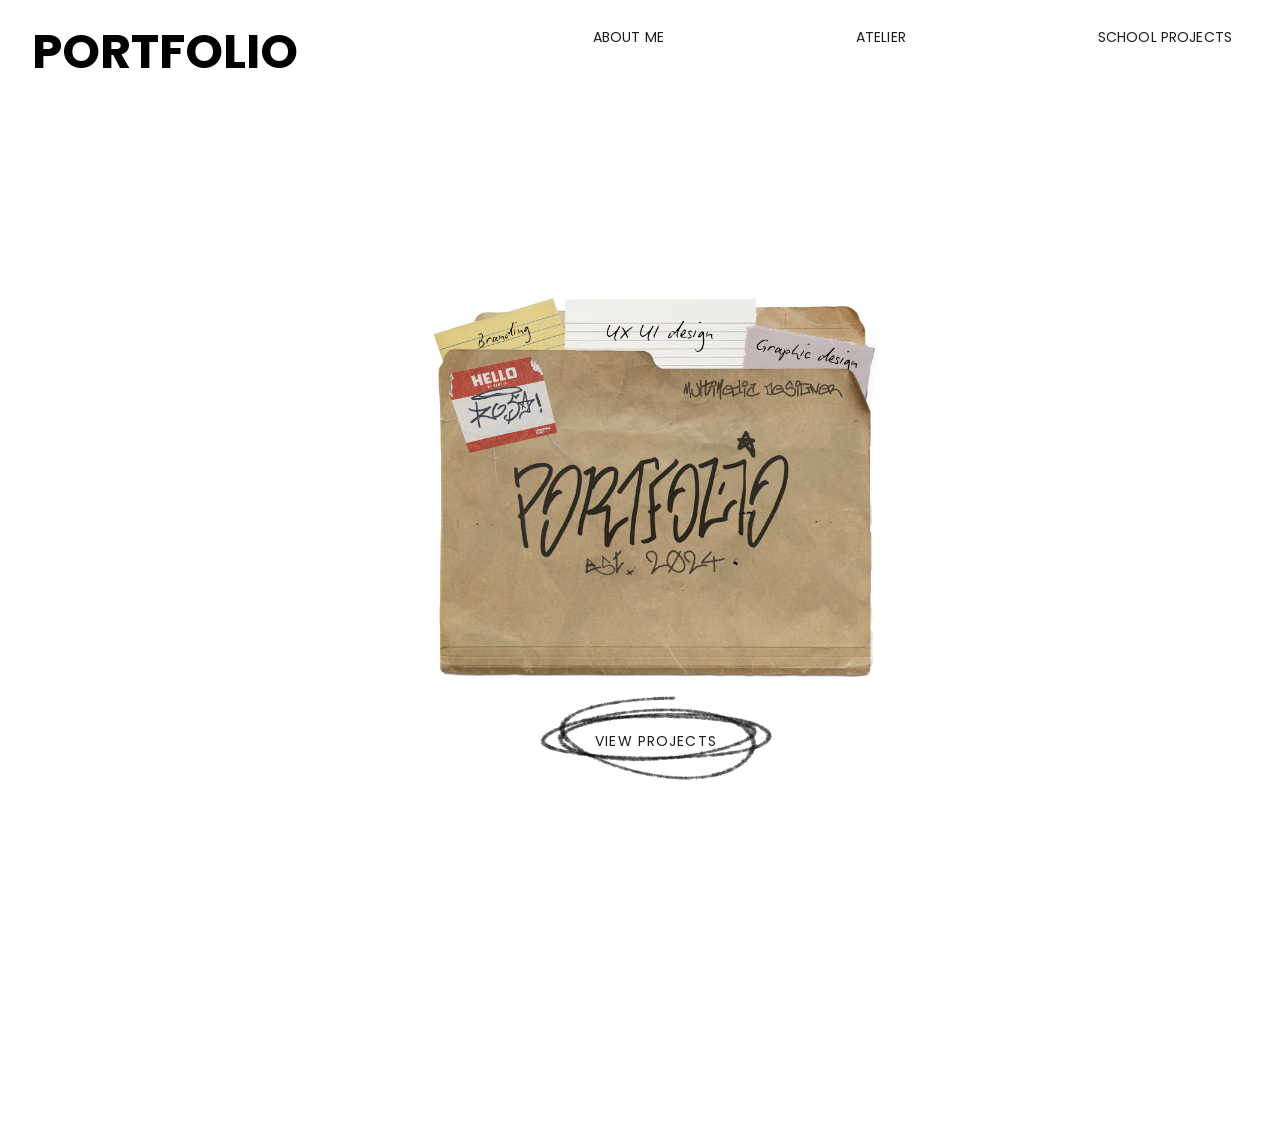
<file: index.html>
<!DOCTYPE html>
<html lang="en">
<head>
  <meta charset="UTF-8" />
  <meta name="viewport" content="width=device-width, initial-scale=1" />
  <title>Portfolio</title>

  <!-- Google font -->
  <link rel="preconnect" href="https://fonts.googleapis.com">
  <link rel="preconnect" href="https://fonts.gstatic.com" crossorigin>
  <link href="https://fonts.googleapis.com/css2?family=Poppins:wght@400;700&display=swap" rel="stylesheet">

  <!-- Din nye, rene index-styling (inkl. nav som på School Projects) -->
  <link rel="stylesheet" href="index.css" />
  <link rel="stylesheet" href="../index/navigationsbar/nav-bar-test.css?v=2">
</head>
<body>

    <!-- HEADER (uændret markup) -->
    <header class="site-header">
      <a href="/index.html"><h1>PORTFOLIO</h1></a>
      <nav class="nav">
        <ul>
          <li><a href="../aboutme/AboutMe.html">ABOUT ME</a></li>
  
          <li class="dropdown">
            <a href="../atelier/atelier.html">ATELIER</a>
          </li>
  
          <li class="dropdown">
            <a href="../schoolprojects/schoolprojects.html">SCHOOL PROJECTS</a>
            <div class="dropdown-content">
              <a href="../2semesterprojekter/2semester.html">2. Semester</a>
              <a href="../3semesterprojekter/3semesterprojekter.html">3. Semester</a>
              <a href="">4. Semester</a>
            </div>
          </li>
        </ul>
      </nav>
    </header>

  <!-- Forside-indhold -->
  <main>
    <section class="folder-and-cta">
      <img src="index.img/indexbillede.png" alt="Portfolio folder" class="folder-image">
  
      <a class="cta-button" href="../schoolprojects/schoolprojects.html">
        <img src="index.img/CTAknap.png" alt="" aria-hidden="true" class="cta-doodle">
        <span class="cta-label">VIEW PROJECTS</span>
      </a>
    </section>
  </main>
  
  <footer class="site-footer">
    <div class="wrap">
      <p class="footer-title">CONTACT ME</p>
      <ul class="footer-list">
        <li><a class="footer-link" href="tel:+4542404706">+45 42 40 47 06</a></li>
        <li><a class="footer-link" href="mailto:Rosanygaarddreyer@gmail.com">Rosanygaarddreyer@gmail.com</a></li>
        <li><a class="footer-link" href="#" rel="noopener">LinkedIn</a></li>
        <li>
          <a class="footer-link" href="https://www.tiktok.com/@artbyrnd3?_r=1&_d=secCgYIASAHKAESPgo8X%2BAFubUjBgwzIQhBqpL39z3VYUuPZrnoaPKEHuu3hIxKa8E5Optn92PWylP%2FajgGTGk2qolOG7cDJEJPGgA%3D&_svg=2&checksum=0fd42cfc3fb94438dd041c9c089158bfbcd9c8da95e8f716f2f7479a9a8148ad&item_author_type=1&sec_uid=MS4wLjABAAAAikHZUig2hhnuMXgENuC1M-WBl_loFzcko-MKBHu_vp-hYGFMl3_3R4ryBGQdVquM&sec_user_id=MS4wLjABAAAAikHZUig2hhnuMXgENuC1M-WBl_loFzcko-MKBHu_vp-hYGFMl3_3R4ryBGQdVquM&share_app_id=1233&share_author_id=7343351272483423264&share_link_id=06E59B1B-2EE2-4F4E-9008-3CBCFBAE9D79&share_scene=1&sharer_language=en&social_share_type=4&source=h5_m&timestamp=1759069103&tt_from=copy&u_code=ed212i8hb1i7a0&ug_btm=b8727%2Cb0&user_id=7343351272483423264&utm_campaign=client_share&utm_medium=ios&utm_source=copy"
             target="_blank" rel="noopener">TikTok @artbyrnd3</a>
        </li>
      </ul>
    </div>
  </footer>
  
  <!-- Den samme JS som på School Projects -->
  <script src="../nav.js" defer></script>


</body>
</html>
</file>
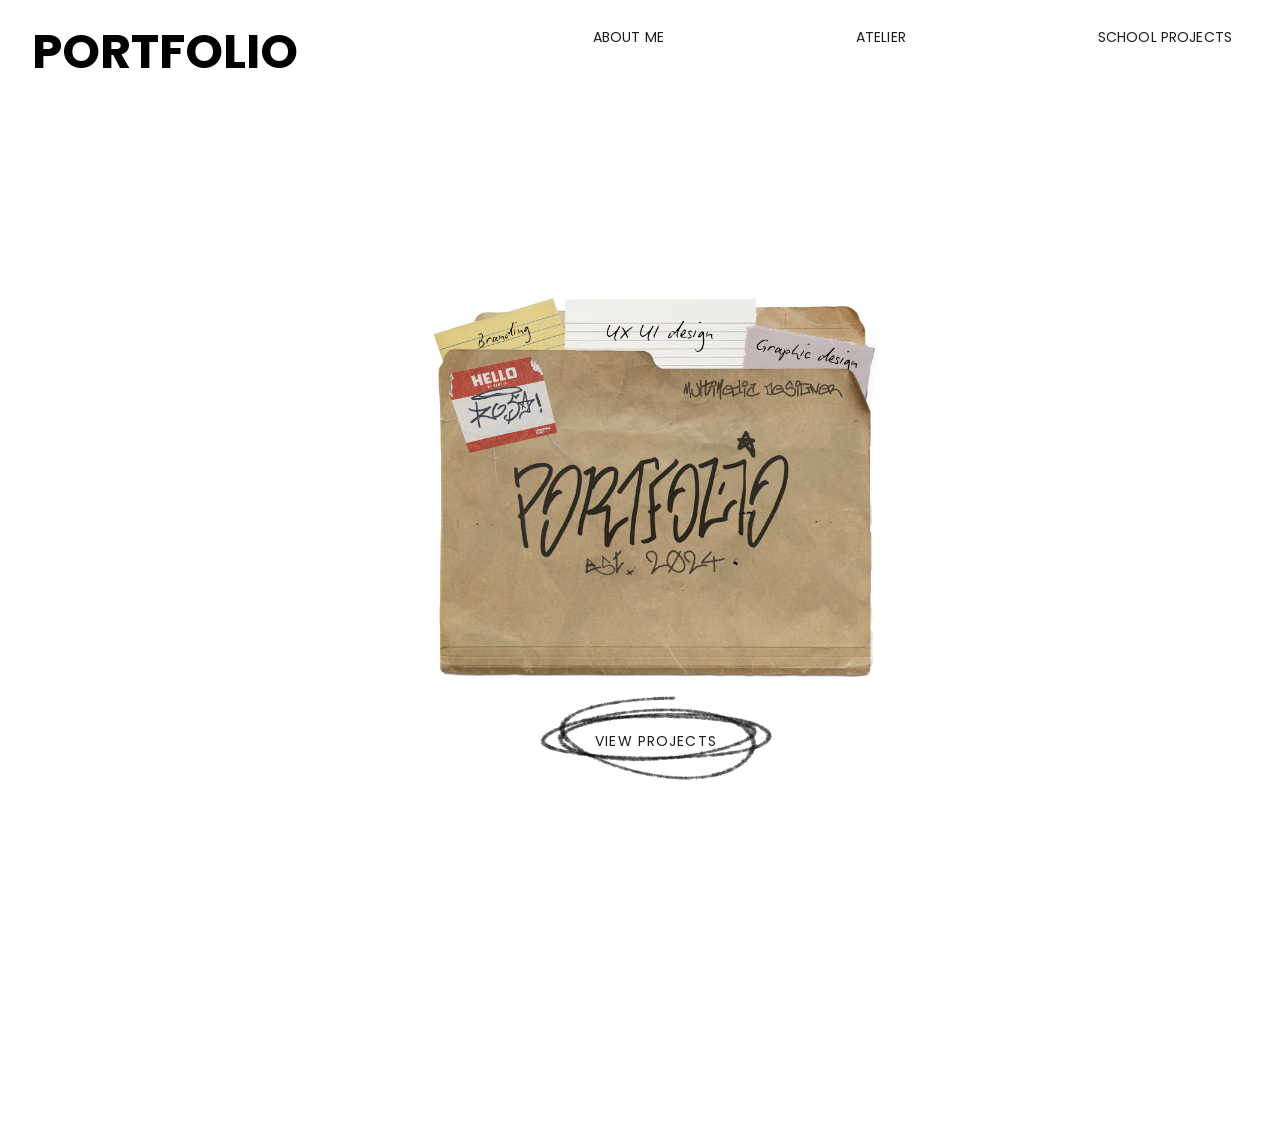
<file: index/index.html>
<!DOCTYPE html>
<html lang="en">
<head>
  <meta charset="UTF-8" />
  <meta name="viewport" content="width=device-width, initial-scale=1" />
  <title>Portfolio</title>

  <!-- Google font -->
  <link rel="preconnect" href="https://fonts.googleapis.com">
  <link rel="preconnect" href="https://fonts.gstatic.com" crossorigin>
  <link href="https://fonts.googleapis.com/css2?family=Poppins:wght@400;700&display=swap" rel="stylesheet">

  <!-- Din nye, rene index-styling (inkl. nav som på School Projects) -->
  <link rel="stylesheet" href="index.css" />
  <link rel="stylesheet" href="../index/navigationsbar/nav-bar-test.css?v=2">
</head>
<body>

    <!-- HEADER (uændret markup) -->
    <header class="site-header">
      <a href="../index/index.html"><h1>PORTFOLIO</h1></a>
      <nav class="nav">
        <ul>
          <li><a href="../aboutme/AboutMe.html">ABOUT ME</a></li>
  
          <li class="dropdown">
            <a href="../atelier/atelier.html">ATELIER</a>
          </li>
  
          <li class="dropdown">
            <a href="../schoolprojects/schoolprojects.html">SCHOOL PROJECTS</a>
            <div class="dropdown-content">
              <a href="../2semesterprojekter/2semester.html">2. Semester</a>
              <a href="../3semesterprojekter/3semesterprojekter.html">3. Semester</a>
              <a href="">4. Semester</a>
            </div>
          </li>
        </ul>
      </nav>
    </header>

  <!-- Forside-indhold -->
  <main>
    <section class="folder-and-cta">
      <img src="index.img/indexbillede.png" alt="Portfolio folder" class="folder-image">
  
      <a class="cta-button" href="../schoolprojects/schoolprojects.html">
        <img src="index.img/CTAknap.png" alt="" aria-hidden="true" class="cta-doodle">
        <span class="cta-label">VIEW PROJECTS</span>
      </a>
    </section>
  </main>
  
  <footer class="site-footer">
    <div class="wrap">
      <p class="footer-title">CONTACT ME</p>
      <ul class="footer-list">
        <li><a class="footer-link" href="tel:+4542404706">+45 42 40 47 06</a></li>
        <li><a class="footer-link" href="mailto:Rosanygaarddreyer@gmail.com">Rosanygaarddreyer@gmail.com</a></li>
        <li><a class="footer-link" href="#" rel="noopener">LinkedIn</a></li>
        <li>
          <a class="footer-link" href="https://www.tiktok.com/@artbyrnd3?_r=1&_d=secCgYIASAHKAESPgo8X%2BAFubUjBgwzIQhBqpL39z3VYUuPZrnoaPKEHuu3hIxKa8E5Optn92PWylP%2FajgGTGk2qolOG7cDJEJPGgA%3D&_svg=2&checksum=0fd42cfc3fb94438dd041c9c089158bfbcd9c8da95e8f716f2f7479a9a8148ad&item_author_type=1&sec_uid=MS4wLjABAAAAikHZUig2hhnuMXgENuC1M-WBl_loFzcko-MKBHu_vp-hYGFMl3_3R4ryBGQdVquM&sec_user_id=MS4wLjABAAAAikHZUig2hhnuMXgENuC1M-WBl_loFzcko-MKBHu_vp-hYGFMl3_3R4ryBGQdVquM&share_app_id=1233&share_author_id=7343351272483423264&share_link_id=06E59B1B-2EE2-4F4E-9008-3CBCFBAE9D79&share_scene=1&sharer_language=en&social_share_type=4&source=h5_m&timestamp=1759069103&tt_from=copy&u_code=ed212i8hb1i7a0&ug_btm=b8727%2Cb0&user_id=7343351272483423264&utm_campaign=client_share&utm_medium=ios&utm_source=copy"
             target="_blank" rel="noopener">TikTok @artbyrnd3</a>
        </li>
      </ul>
    </div>
  </footer>
  
  <!-- Den samme JS som på School Projects -->
  <script src="../nav.js" defer></script>


</body>
</html>
</file>
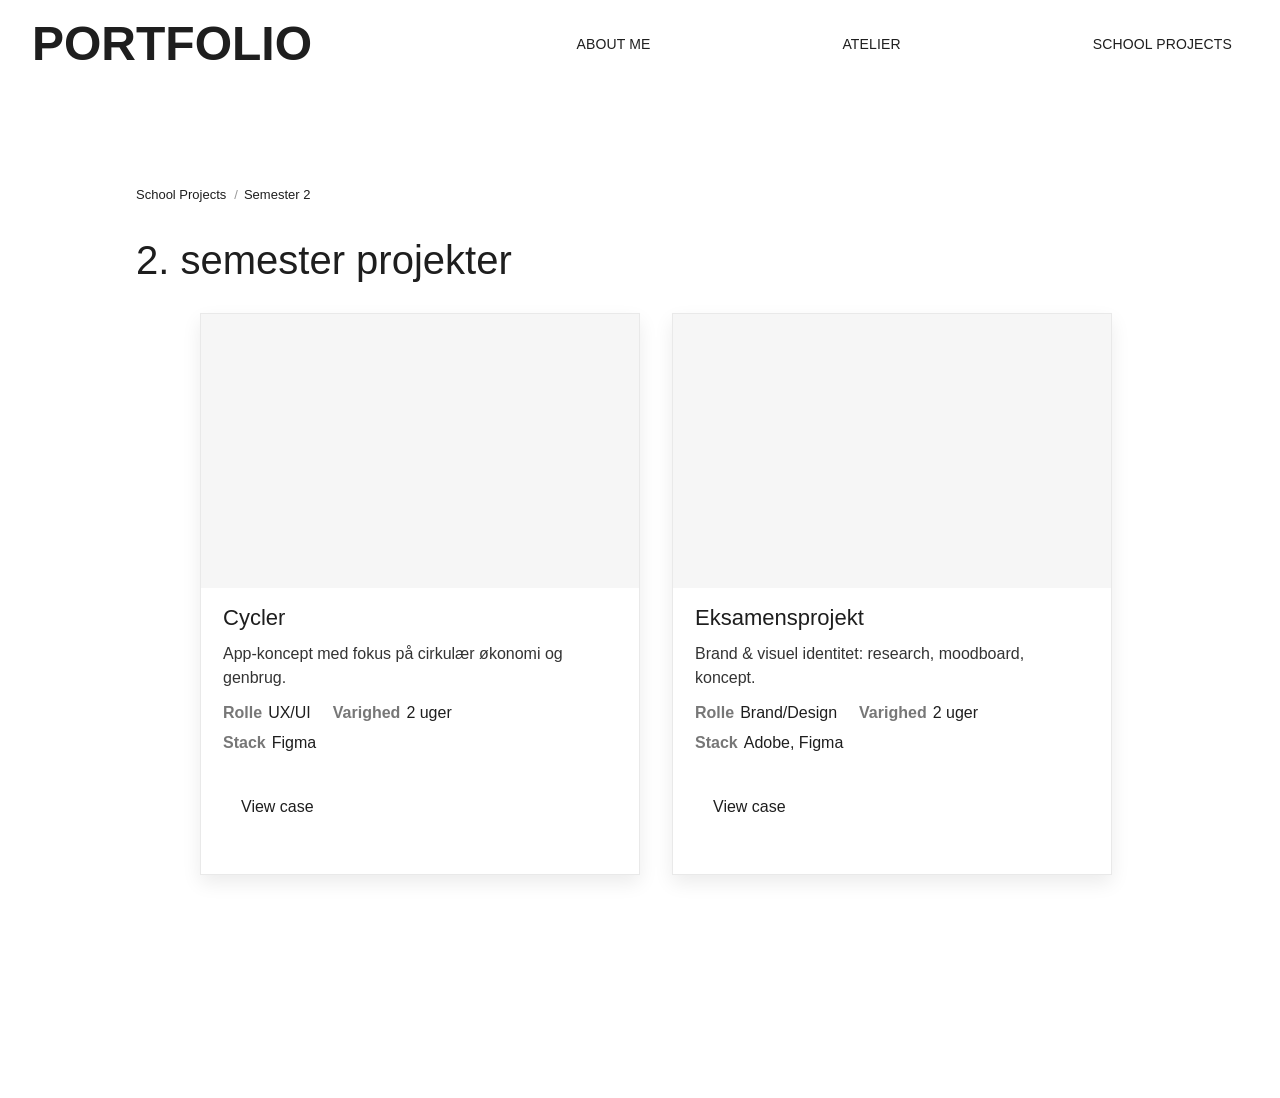
<file: 2semesterprojekter/2semester.html>
<!DOCTYPE html>
<html lang="da">
<head>
  <meta charset="UTF-8" />
  <meta name="viewport" content="width=device-width, initial-scale=1" />
  <title>2. semester projekter — Portfolio</title>

  <!-- Font -->
  <link rel="preconnect" href="https://fonts.googleapis.com">
  <link rel="preconnect" href="https://fonts.gstatic.com" crossorigin>
  <link href="https://fonts.googleapis.com/css2?family=Poppins:wght@400;700&display=swap" rel="stylesheet">

  <!-- Styles -->
  <link rel="stylesheet" href="2semesterprojekter.css">
  <link rel="stylesheet" href="/navigationsbar/nav-bar-test.css">
</head>
<body>

  <!-- HEADER -->
  <header class="site-header">
    <a href="/index.html"><h1>PORTFOLIO</h1></a>
    <nav class="nav">
      <ul>
        <li><a href="../aboutme/AboutMe.html">ABOUT ME</a></li>
        <li class="dropdown">
          <a href="../atelier/atelier.html">ATELIER</a>
        </li>
        <li class="dropdown">
          <a href="../schoolprojects/schoolprojects.html">SCHOOL PROJECTS</a>
          <div class="dropdown-content">
            <a href="../2semesterprojekter/2semester.html">2. Semester</a>
            <a href="../3semesterprojekter/3semesterprojekter.html">3. Semester</a>
            <a href="">4. Semester</a>
          </div>
        </li>
      </ul>
    </nav>
  </header>

  <main id="main">
    <div class="wrap">
      <!-- Breadcrumb -->
      <nav class="breadcrumbs" aria-label="Brødkrummesti">
        <ol>
          <li><a href="../schoolprojects/schoolprojects.html">School Projects</a></li>
          <li aria-current="page">Semester 2</li>
        </ol>
      </nav>

      <header class="page-head">
        <h2>2. semester projekter</h2>
      </header>

      <!-- Grid med kort -->
      <section class="cards" aria-label="Projekter fra 2. semester">
        <!-- Card 1 -->
        <article class="card">
          <a class="card-media" href="../cycler/cycler.html" aria-label="Åbn Cycler casen">
            <img src="2semesterprojekter.img/cycler.png" alt="Cycler – app-koncept mockup" loading="lazy">
          </a>

          <div class="card-body">
            <h3 class="card-title">Cycler</h3>
            <p class="card-desc">
              App-koncept med fokus på cirkulær økonomi og genbrug.
            </p>

            <dl class="meta">
              <div><dt>Rolle</dt><dd>UX/UI</dd></div>
              <div><dt>Varighed</dt><dd>2 uger</dd></div>
              <div class="stack"><dt>Stack</dt><dd>Figma</dd></div>
            </dl>

            <p class="actions">
              <a class="view-link" href="../cycler/cycler.html">
                <span>View case</span>
              </a>
            </p>
          </div>
        </article>

        <!-- Card 2 -->
        <article class="card">
          <a class="card-media" href="../papyrdolls/index.html" aria-label="Åbn Eksamensprojekt casen">
            <img src="2semesterprojekter.img/papyrdolls.png" alt="Eksamensprojekt — brand & visuel identitet" loading="lazy">
          </a>

          <div class="card-body">
            <h3 class="card-title">Eksamensprojekt</h3>
            <p class="card-desc">
              Brand & visuel identitet: research, moodboard, koncept.
            </p>

            <dl class="meta">
              <div><dt>Rolle</dt><dd>Brand/Design</dd></div>
              <div><dt>Varighed</dt><dd>2 uger</dd></div>
              <div class="stack"><dt>Stack</dt><dd>Adobe, Figma</dd></div>
            </dl>

            <p class="actions">
              <a class="view-link" href="../papyrdolls/index.html">
                <span>View case</span>
              </a>
            </p>
          </div>
        </article>
      </section>
    </div>
  </main>

  <footer class="site-footer">
    <div class="wrap">
      <p class="footer-title">CONTACT ME</p>
      <ul class="footer-list">
        <li><a class="footer-link" href="tel:+4542404706">+45 42 40 47 06</a></li>
        <li><a class="footer-link" href="mailto:Rosanygaarddreyer@gmail.com">Rosanygaarddreyer@gmail.com</a></li>
        <li><a class="footer-link" href="#" rel="noopener">LinkedIn</a></li>
        <li>
          <a class="footer-link" href="https://www.tiktok.com/@artbyrnd3?_r=1&_d=secCgYIASAHKAESPgo8X%2BAFubUjBgwzIQhBqpL39z3VYUuPZrnoaPKEHuu3hIxKa8E5Optn92PWylP%2FajgGTGk2qolOG7cDJEJPGgA%3D&_svg=2&checksum=0fd42cfc3fb94438dd041c9c089158bfbcd9c8da95e8f716f2f7479a9a8148ad&item_author_type=1&sec_uid=MS4wLjABAAAAikHZUig2hhnuMXgENuC1M-WBl_loFzcko-MKBHu_vp-hYGFMl3_3R4ryBGQdVquM&sec_user_id=MS4wLjABAAAAikHZUig2hhnuMXgENuC1M-WBl_loFzcko-MKBHu_vp-hYGFMl3_3R4ryBGQdVquM&share_app_id=1233&share_author_id=7343351272483423264&share_link_id=06E59B1B-2EE2-4F4E-9008-3CBCFBAE9D79&share_scene=1&sharer_language=en&social_share_type=4&source=h5_m&timestamp=1759069103&tt_from=copy&u_code=ed212i8hb1i7a0&ug_btm=b8727%2Cb0&user_id=7343351272483423264&utm_campaign=client_share&utm_medium=ios&utm_source=copy"
             target="_blank" rel="noopener">TikTok @artbyrnd3</a>
        </li>
      </ul>
    </div>
  </footer>
  

  <script src="/nav.js" defer></script>
</body>
</html>
</file>
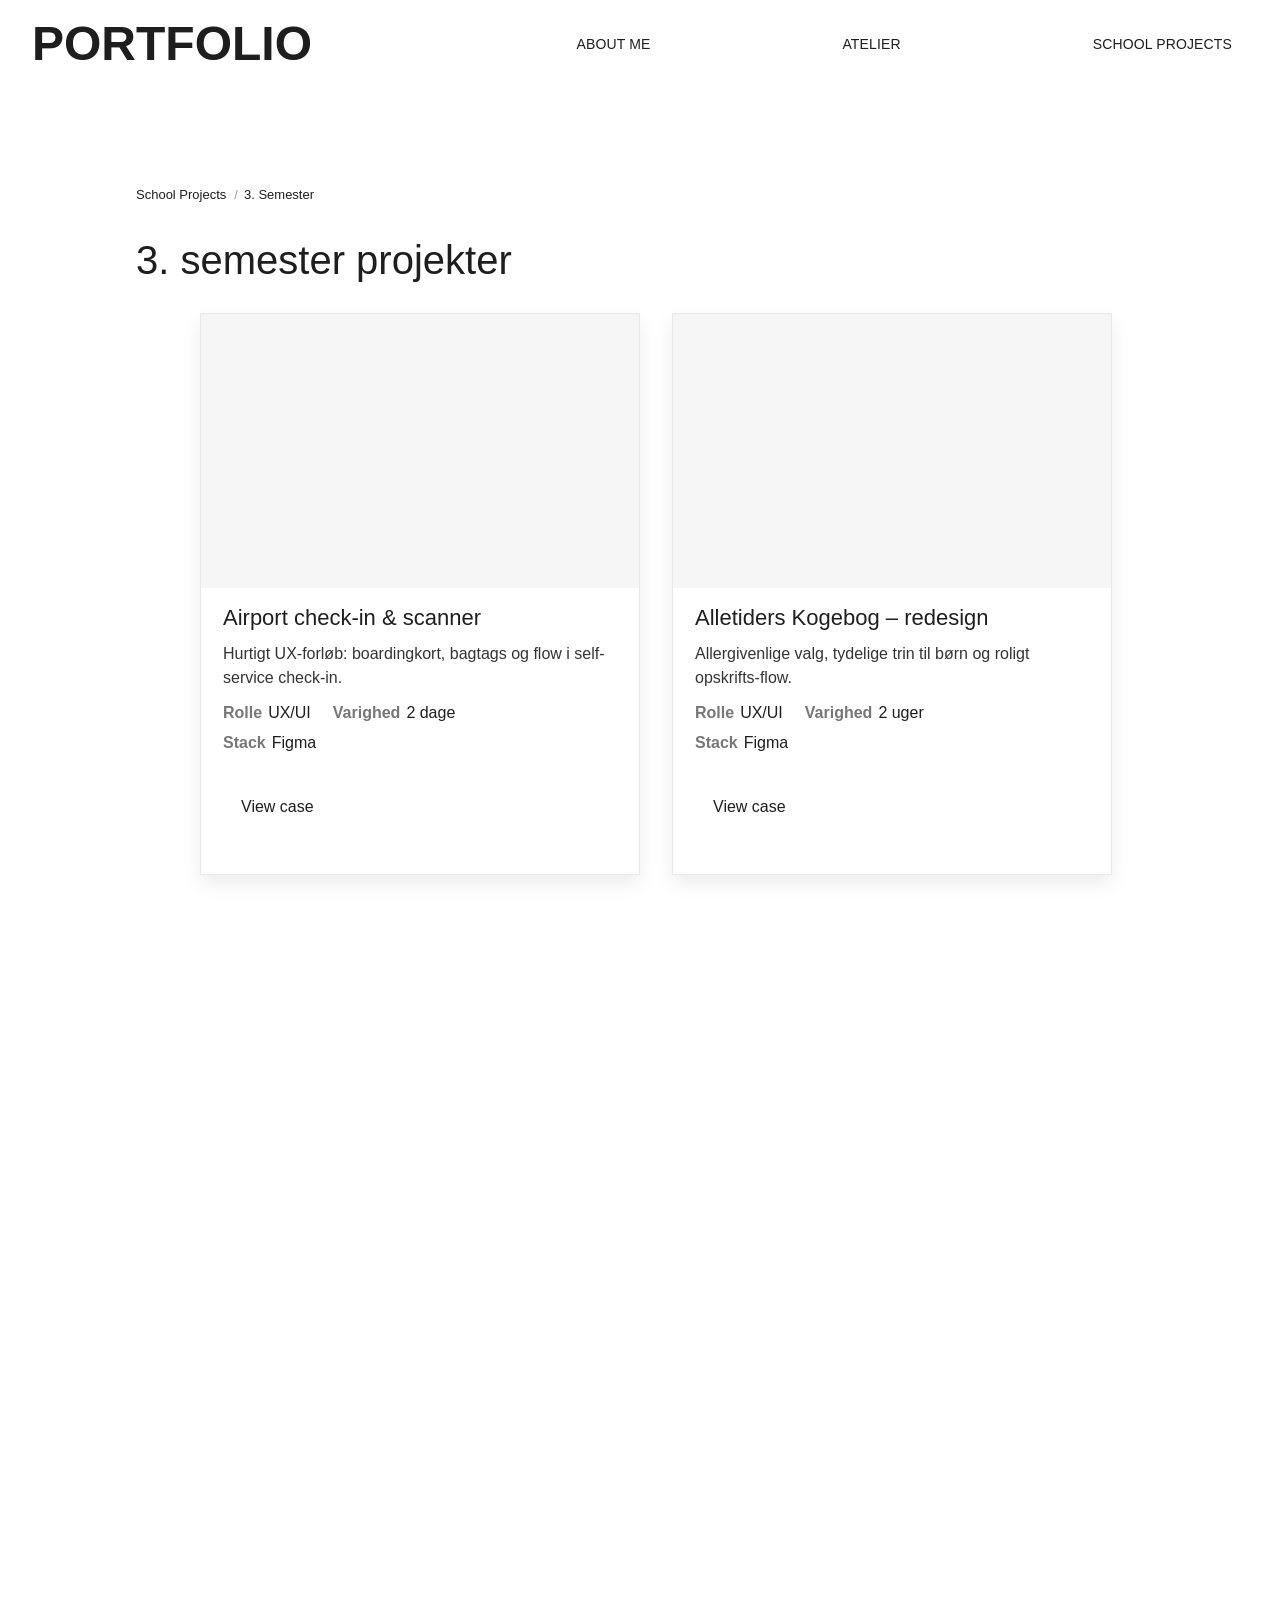
<file: 3semesterprojekter/3semesterprojekter.html>
<!DOCTYPE html>
<html lang="da">
<head>
  <meta charset="UTF-8" />
  <meta name="viewport" content="width=device-width, initial-scale=1" />
  <title>3. semester projekter — Portfolio</title>

  <!-- Font -->
  <link rel="preconnect" href="https://fonts.googleapis.com">
  <link rel="preconnect" href="https://fonts.gstatic.com" crossorigin>
  <link href="https://fonts.googleapis.com/css2?family=Poppins:wght@400;700&display=swap" rel="stylesheet">

  <!-- Styles -->
  <link rel="stylesheet" href="../2semesterprojekter/2semesterprojekter.css">
  <link rel="stylesheet" href="/navigationsbar/nav-bar-test.css">
</head>
<body>

  <!-- HEADER (samme markup som andre sider) -->
  <header class="site-header">
    <a href="/index.html"><h1>PORTFOLIO</h1></a>
    <nav class="nav">
      <ul>
        <li><a href="../aboutme/AboutMe.html">ABOUT ME</a></li>
        <li class="dropdown">
          <a href="../atelier/atelier.html">ATELIER</a>
        </li>
        <li class="dropdown">
          <a href="../schoolprojects/schoolprojects.html">SCHOOL PROJECTS</a>
          <div class="dropdown-content">
            <a href="../2semesterprojekter/2semester.html">2. Semester</a>
            <a href="../3semesterprojekter/3semesterprojekter.html">3. Semester</a>
            <a href="">4. Semester</a>
          </div>
        </li>
      </ul>
    </nav>
  </header>

  <main id="main">
    <div class="wrap">
      <!-- Breadcrumb -->
      <nav class="breadcrumbs" aria-label="Brødkrummesti">
        <ol>
          <li><a href="../schoolprojects/schoolprojects.html">School Projects</a></li>
          <li aria-current="page">3. Semester</li>
        </ol>
      </nav>

      <header class="page-head">
        <h2>3. semester projekter</h2>
      </header>

      <!-- Grid med kort (3 projekter) -->
      <section class="cards" aria-label="Projekter fra 3. semester">
        <!-- Card 1: Check-in/scan (Airport) -->
        <article class="card">
          <a class="card-media" href="../airportcase/airportcase.html" aria-label="Åbn Airport / Check-in casen">
            <!-- byt evt. thumbnailen til dit rigtige billede -->
            <img src="../airportcase/airportcase.img/klmlogo.png" alt="Check-in & scanner — airport case" loading="lazy">
          </a>

          <div class="card-body">
            <h3 class="card-title">Airport check-in & scanner</h3>
            <p class="card-desc">
              Hurtigt UX-forløb: boardingkort, bagtags og flow i self-service check-in.
            </p>

            <dl class="meta">
              <div><dt>Rolle</dt><dd>UX/UI</dd></div>
              <div><dt>Varighed</dt><dd>2 dage</dd></div>
              <div class="stack"><dt>Stack</dt><dd>Figma</dd></div>
            </dl>

            <p class="actions">
              <a class="view-link" href="../airportcase/airportcase.html">
                <span>View case</span>
              </a>
            </p>
          </div>
        </article>

        <!-- Card 2: Alletiders Kogebog -->
        <article class="card">
          <a class="card-media" href="../alletiderskogebog/alletiderskogebogredesign.html" aria-label="Åbn Alletiders Kogebog casen">
            <img src="../alletiderskogebog/alletiderskogebog.img/logo.png" alt="Redesign – Alletiders Kogebog" loading="lazy">
          </a>

          <div class="card-body">
            <h3 class="card-title">Alletiders Kogebog – redesign</h3>
            <p class="card-desc">
              Allergivenlige valg, tydelige trin til børn og roligt opskrifts-flow.
            </p>

            <dl class="meta">
              <div><dt>Rolle</dt><dd>UX/UI</dd></div>
              <div><dt>Varighed</dt><dd>2 uger</dd></div>
              <div class="stack"><dt>Stack</dt><dd>Figma</dd></div>
            </dl>

            <p class="actions">
              <a class="view-link" href="../alletiderskogebog/alletiderskogebogredesign.html">
                <span>View case</span>
              </a>
            </p>
          </div>
        </article>

        <!-- Card 3: EK Socialt frirum -->
        <article class="card">
          <a class="card-media" href="../ekcase/ekcase.html" aria-label="Åbn EK — Socialt frirum casen">
            <img src="../ekcase/ekcase.img/heromockup.png" alt="Socialt frirum – EK" loading="lazy">
          </a>

          <div class="card-body">
            <h3 class="card-title">EK – Socialt frirum</h3>
            <p class="card-desc">
              Events, buddy-match og kalender – med fokus på enkelhed og microcopy.
            </p>

            <dl class="meta">
              <div><dt>Rolle</dt><dd>UX/UI + Frontend</dd></div>
              <div><dt>Varighed</dt><dd>2 uger</dd></div>
              <div class="stack"><dt>Stack</dt><dd>HTML/CSS/JS, Figma</dd></div>
            </dl>

            <p class="actions">
              <a class="view-link" href="../ekcase/ekcase.html">
                <span>View case</span>
              </a>
            </p>
          </div>
        </article>
      </section>
    </div>
  </main>

  <footer class="site-footer">
    <div class="wrap">
      <p class="footer-title">CONTACT ME</p>
      <ul class="footer-list">
        <li><a class="footer-link" href="tel:+4542404706">+45 42 40 47 06</a></li>
        <li><a class="footer-link" href="mailto:Rosanygaarddreyer@gmail.com">Rosanygaarddreyer@gmail.com</a></li>
        <li><a class="footer-link" href="#" rel="noopener">LinkedIn</a></li>
        <li>
          <a class="footer-link" href="https://www.tiktok.com/@artbyrnd3?_r=1&_d=secCgYIASAHKAESPgo8X%2BAFubUjBgwzIQhBqpL39z3VYUuPZrnoaPKEHuu3hIxKa8E5Optn92PWylP%2FajgGTGk2qolOG7cDJEJPGgA%3D&_svg=2&checksum=0fd42cfc3fb94438dd041c9c089158bfbcd9c8da95e8f716f2f7479a9a8148ad&item_author_type=1&sec_uid=MS4wLjABAAAAikHZUig2hhnuMXgENuC1M-WBl_loFzcko-MKBHu_vp-hYGFMl3_3R4ryBGQdVquM&sec_user_id=MS4wLjABAAAAikHZUig2hhnuMXgENuC1M-WBl_loFzcko-MKBHu_vp-hYGFMl3_3R4ryBGQdVquM&share_app_id=1233&share_author_id=7343351272483423264&share_link_id=06E59B1B-2EE2-4F4E-9008-3CBCFBAE9D79&share_scene=1&sharer_language=en&social_share_type=4&source=h5_m&timestamp=1759069103&tt_from=copy&u_code=ed212i8hb1i7a0&ug_btm=b8727%2Cb0&user_id=7343351272483423264&utm_campaign=client_share&utm_medium=ios&utm_source=copy"
             target="_blank" rel="noopener">TikTok @artbyrnd3</a>
        </li>
      </ul>
    </div>
  </footer>
  
  
  <script src="/nav.js" defer></script>
</body>
</html>
</file>
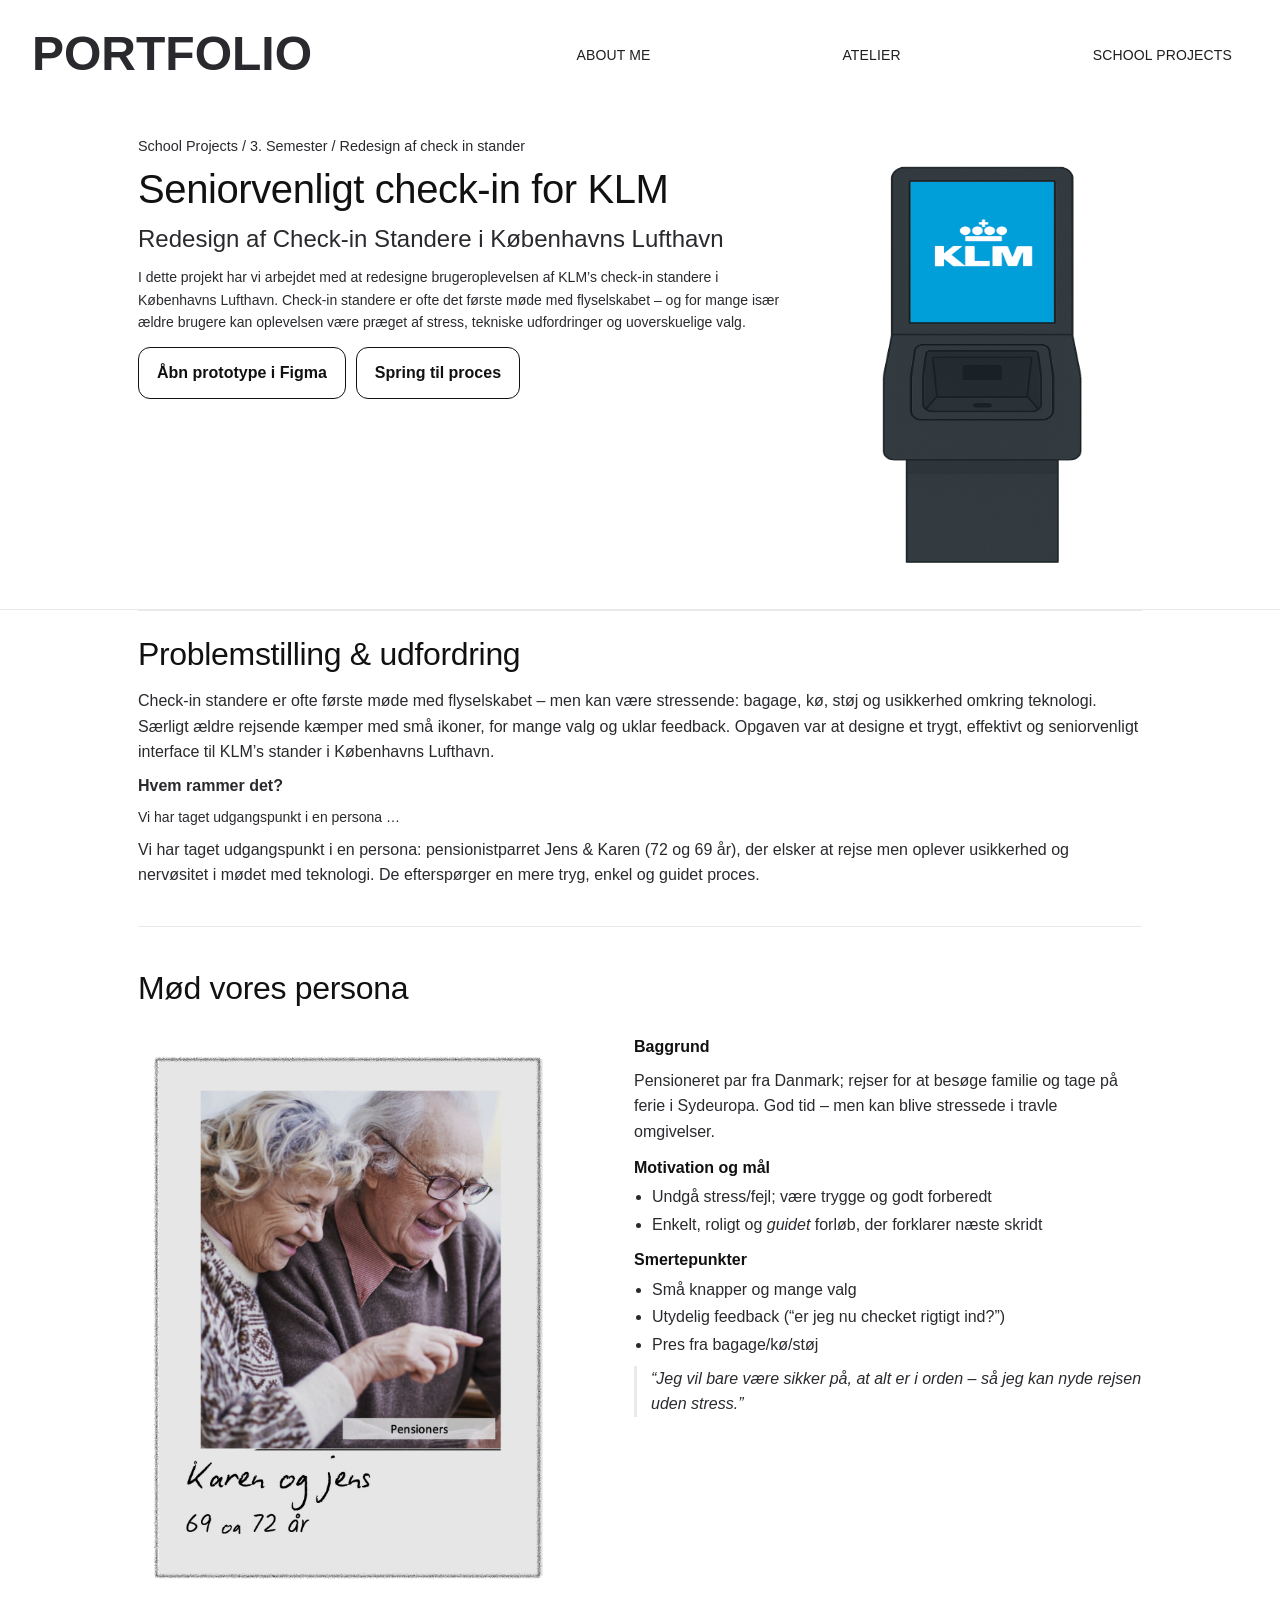
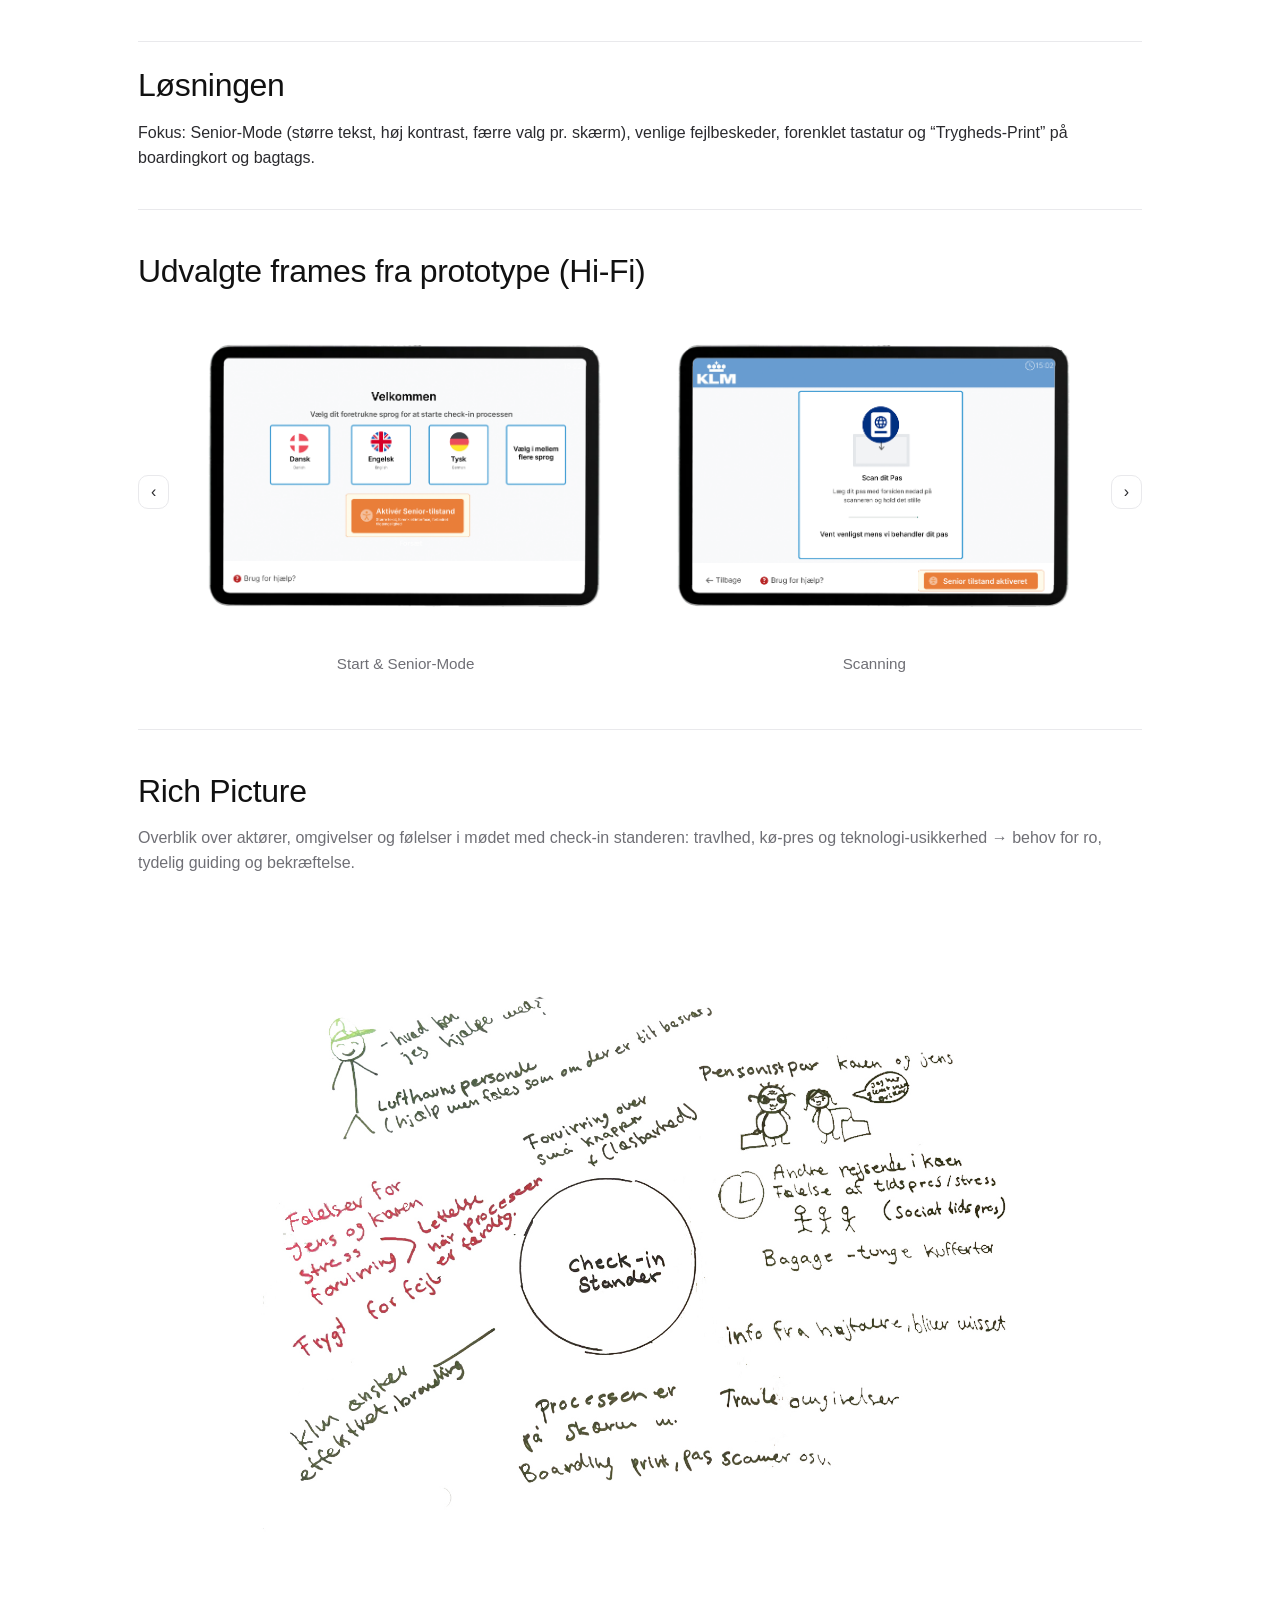
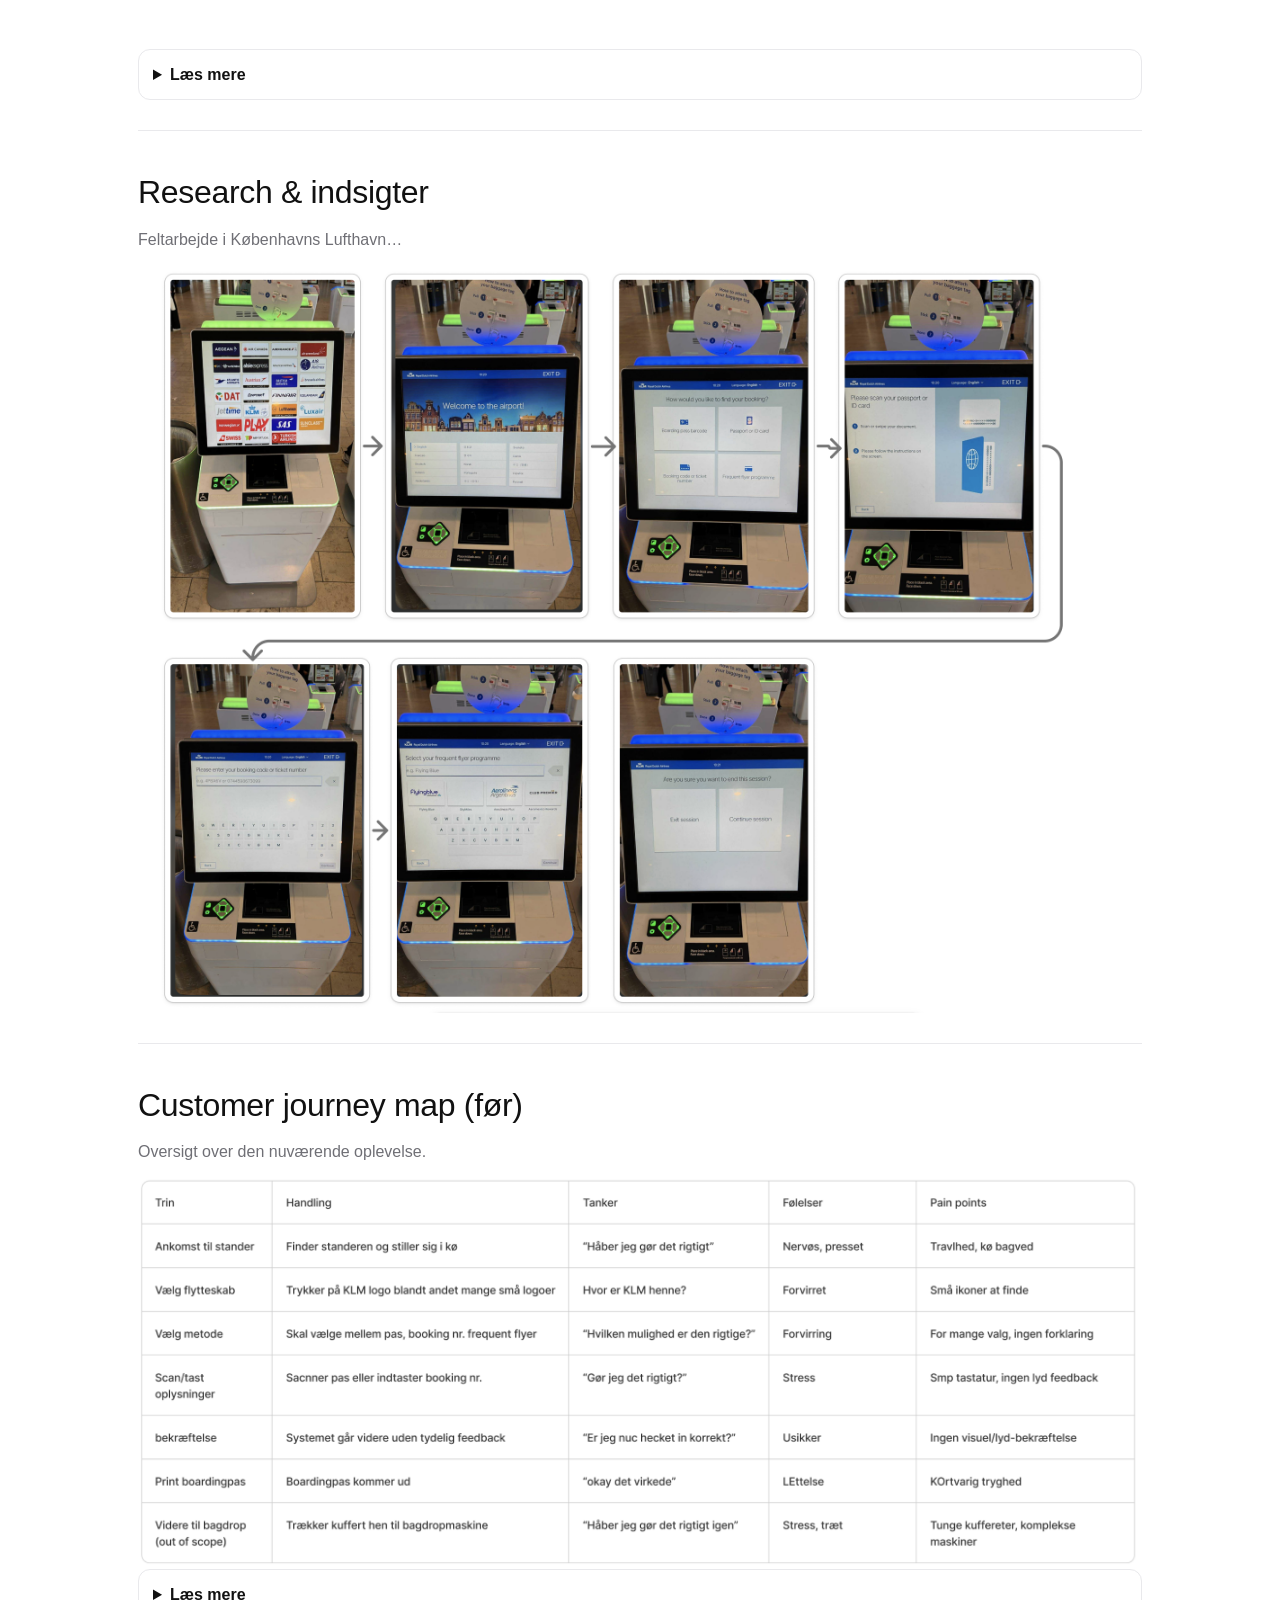
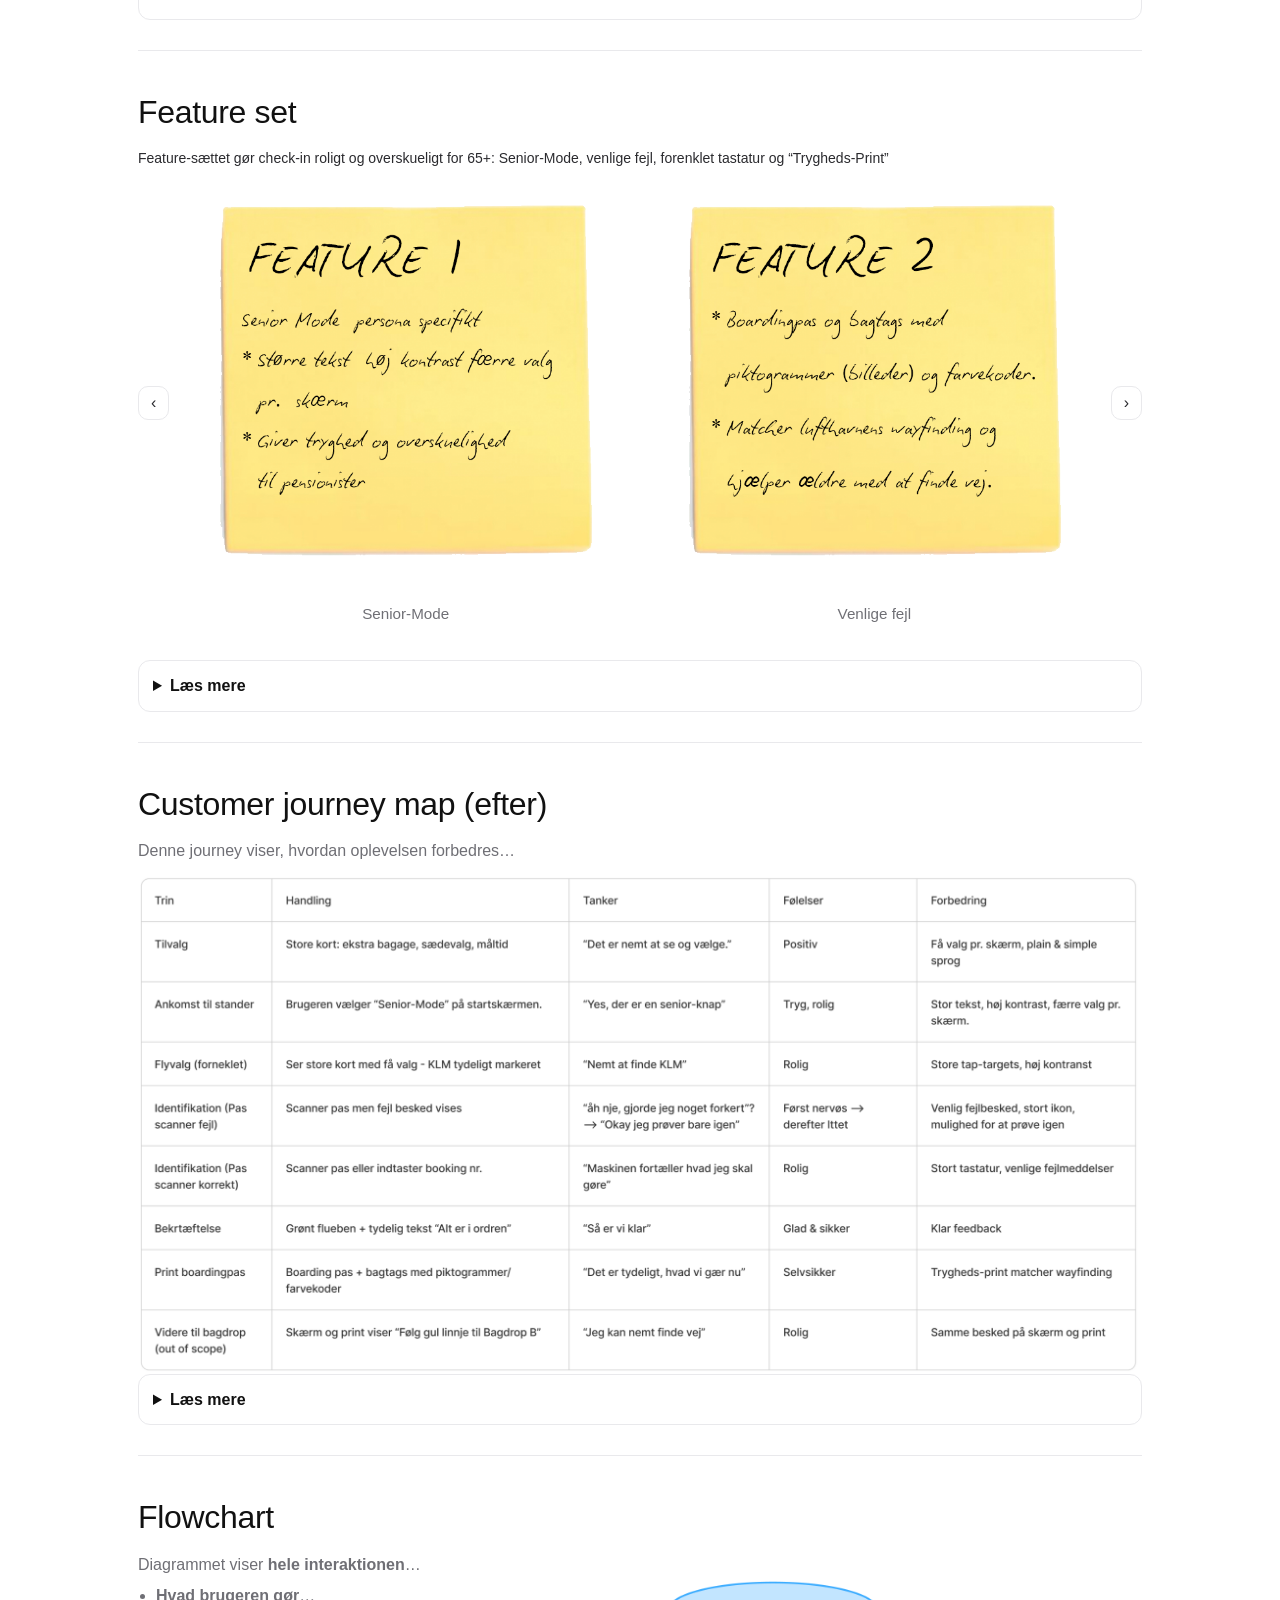
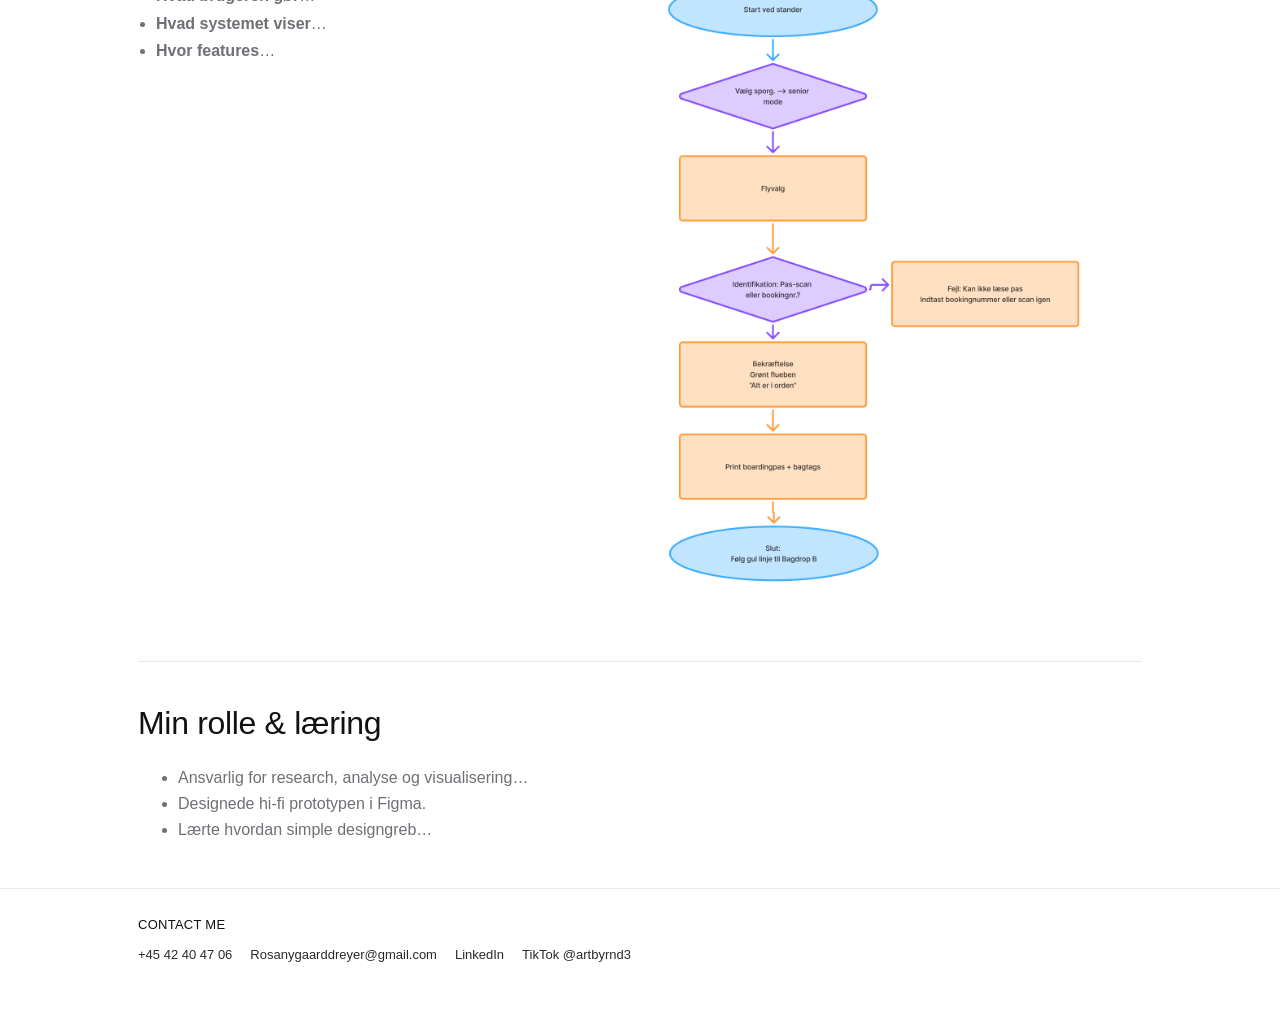
<file: airportcase/airportcase.html>
<!doctype html>
<html lang="da">
<head>
  <meta charset="utf-8" />
  <meta name="viewport" content="width=device-width, initial-scale=1" />
  <title>Seniorvenligt check-in for KLM</title>

  <!-- Poppins -->
  <link rel="preconnect" href="https://fonts.googleapis.com">
  <link rel="preconnect" href="https://fonts.gstatic.com" crossorigin>
  <link href="https://fonts.googleapis.com/css2?family=Poppins:wght@400;600;700&display=swap" rel="stylesheet">

  <!-- Kun denne CSS (ingen eksternt nav-stylesheet) -->
  <link rel="stylesheet" href="airportcase.css">
  <link rel="stylesheet" href="/navigationsbar/nav-bar-test.css">
  
</head>
<body>

  <!-- HEADER (uændret markup) -->
  <header class="site-header">
    <a href="/index.html"><h1>PORTFOLIO</h1></a>
    <nav class="nav">
      <ul>
        <li><a href="../aboutme/AboutMe.html">ABOUT ME</a></li>

        <li class="dropdown">
          <a href="../atelier/atelier.html">ATELIER</a>
        </li>

        <li class="dropdown">
          <a href="../schoolprojects/schoolprojects.html">SCHOOL PROJECTS</a>
          <div class="dropdown-content">
            <a href="../2semesterprojekter/2semester.html">2. Semester</a>
            <a href="../3semesterprojekter/3semesterprojekter.html">3. Semester</a>
            <a href="">4. Semester</a>
          </div>
        </li>
      </ul>
    </nav>
  </header>

  <!-- HERO -->
  <section class="hero" id="top">
    <div class="wrap hero-grid">
      <div class="hero-copy">
        <p class="breadcrumbs"><a href="#">School Projects</a> / <a href="#">3. Semester</a> / Redesign af check in stander</p>

        <h1>Seniorvenligt check-in for KLM</h1>
        <p class="sub">Redesign af Check-in Standere i Københavns Lufthavn</p>

        <p class="lead">
          I dette projekt har vi arbejdet med at redesigne brugeroplevelsen af KLM’s check-in standere
          i Københavns Lufthavn. Check-in standere er ofte det første møde med flyselskabet – og for mange
          især ældre brugere kan oplevelsen være præget af stress, tekniske udfordringer og uoverskuelige valg.
        </p>

        <div class="cta">
          <a class="btn ghost" href="https://www.figma.com/proto/Fc8tHCRh7zJqFs9IPm3wLL/Airport-case-prototype?node-id=15-375&t=uTqcqAPrp92NccnK-1&scaling=scale-down&content-scaling=fixed&page-id=0%3A1&starting-point-node-id=5%3A7&show-proto-sidebar=1" target="protoype figma" rel="prototype fimga">Åbn prototype i Figma</a>
          <a class="btn" href="#process">Spring til proces</a>
        </div>
      </div>

      <figure class="kiosk">
        <img src="airportcase.img/klmstander.png" alt="KLM check-in stander">
      </figure>
    </div>
  </section>

  <main class="wrap">

    <!-- Problem -->
    <section class="section tight" id="problem">
      <h2>Problemstilling & udfordring</h2>
      <p>
        Check-in standere er ofte første møde med flyselskabet – men kan være stressende: bagage, kø,
        støj og usikkerhed omkring teknologi. Særligt ældre rejsende kæmper med små ikoner, for mange valg
        og uklar feedback. Opgaven var at designe et trygt, effektivt og seniorvenligt interface til KLM’s
        stander i Københavns Lufthavn.
      </p>
      <p><strong>Hvem rammer det?</strong></p>
      <p class="lead">Vi har taget udgangspunkt i en persona …</p>
      
        Vi har taget udgangspunkt i en persona: pensionistparret Jens &amp; Karen (72 og 69 år), der
        elsker at rejse men oplever usikkerhed og nervøsitet i mødet med teknologi. De efterspørger
        en mere tryg, enkel og guidet proces.
      </p>
    </section>

    <!-- Persona -->
    <section class="section persona" id="persona">
      <h2>Mød vores persona</h2>
      <div class="persona-grid">
        <figure class="persona-card">
          <img src="airportcase.img/billedeafpersona.png" alt="Karen og Jens – pensionister">
        </figure>
        <div class="persona-copy">
          <div class="persona-notes">
            <h4>Baggrund</h4>
            <p>Pensioneret par fra Danmark; rejser for at besøge familie og tage på ferie i Sydeuropa. God tid – men kan blive stressede i travle omgivelser.</p>
            <h4>Motivation og mål</h4>
            <ul class="persona-list">
              <li>Undgå stress/fejl; være trygge og godt forberedt</li>
              <li>Enkelt, roligt og <em>guidet</em> forløb, der forklarer næste skridt</li>
            </ul>
            <h4>Smertepunkter</h4>
            <ul class="persona-list">
              <li>Små knapper og mange valg</li>
              <li>Utydelig feedback (“er jeg nu checket rigtigt ind?”)</li>
              <li>Pres fra bagage/kø/støj</li>
            </ul>
            <blockquote class="persona-quote">“Jeg vil bare være sikker på, at alt er i orden – så jeg kan nyde rejsen uden stress.”</blockquote>
          </div>
        </div>
      </div>
    </section>

    <!-- Løsning -->
    <section class="section tight" id="solution">
      <h2>Løsningen</h2>
      <p>Fokus: Senior-Mode (større tekst, høj kontrast, færre valg pr. skærm), venlige fejlbeskeder,
        forenklet tastatur og “Trygheds-Print” på boardingkort og bagtags.</p>
    </section>

    <!-- Udvalgte frames -->
    <section class="section" id="prototype">
      <h2>Udvalgte frames fra prototype (Hi-Fi)</h2>
      <div class="slider" aria-label="Skærmgalleri">
        <button class="nav prev" aria-label="Forrige">‹</button>
        <div class="viewport" aria-live="polite">
          <ul class="track">
            <li class="slide">
              <figure>
                <img src="airportcase.img/startogseniormode.png" alt="Start & Senior-Mode">
                <figcaption>Start &amp; Senior-Mode</figcaption>
              </figure>
            </li>
            <li class="slide">
              <figure>
                <img src="airportcase.img/scanningigang.png" alt="Scanning">
                <figcaption>Scanning</figcaption>
              </figure>
            </li>
            <li class="slide">
              <figure>
                <img src="airportcase.img/fejlvedpas.png" alt="Fejl ved pas-scan">
                <figcaption>Fejl ved pas-scan</figcaption>
              </figure>
            </li>
          </ul>
        </div>
        <button class="nav next" aria-label="Næste">›</button>
        <div class="dots" aria-label="Slide navigation"></div>
      </div>
    </section>

    <!-- Rich picture -->
    <section class="section" id="process">
      <h2>Rich Picture</h2>
      <p class="muted">Overblik over aktører, omgivelser og følelser i mødet med check-in standeren: travlhed, kø-pres
        og teknologi-usikkerhed → behov for ro, tydelig guiding og bekræftelse.</p>
      <figure class="fullwidth">
        <img src="airportcase.img/richpicture.jpg" alt="Rich picture">
      </figure>
      <div class="details-card" style="margin-top:10px">
        <details>
          <summary>Læs mere</summary>
          <div class="more rp-notes">
            <h3 class="rp-title">Rich Picture – Pensionisters møde med check-in standeren</h3>
            <p>Dette Rich Picture illustrerer de vigtigste faktorer, der påvirker pensionisters oplevelse…</p>
            <h4>Brugeren (Jens &amp; Karen)</h4>
            <p>Pensionistparret møder teknologien med en vis nervøsitet og usikkerhed…</p>
            <h4>Omgivelserne</h4>
            <p>Lufthavnen er præget af travlhed, støj og kø…</p>
            <h4>Teknologien</h4>
            <p>Selve check-in standeren, boardingpas-printeren og bagdrop-automaten…</p>
            <h4>Relationer</h4>
            <ul class="rp-list">
              <li><strong>Til KLM:</strong> Flyselskabet ønsker en effektiv og selvbetjent proces…</li>
              <li><strong>Til lufthavnspersonalet:</strong> Personalet kan tilbyde hjælp…</li>
            </ul>
            <h4>Følelser</h4>
            <p>…lettelse og tryghed.</p>
          </div>
        </details>
      </div>
    </section>

    <!-- Research -->
    <section class="section">
      <h2>Research & indsigter</h2>
      <p class="muted">Feltarbejde i Københavns Lufthavn…</p>
      <figure class="fullwidth">
        <img src="airportcase.img/feltarbejde.png" alt="Feltarbejde i lufthavnen">
      </figure>
    </section>

    <!-- Journey før -->
    <section class="section" id="journey-before">
      <h2>Customer journey map (før)</h2>
      <p class="muted">Oversigt over den nuværende oplevelse.</p>
      <figure class="fullwidth">
        <img src="airportcase.img/customerjourneymapfør.png" alt="Customer journey før">
      </figure>
      <div class="details-card">
        <details>
          <summary>Læs mere</summary>
          <div class="more">
            <div class="more">
              <h3>Hvad viser “før”-journeyen?</h3>
              <ul>
                <li><strong>Ankomst:</strong> Kø-pres og støj → øget nervøsitet.</li>
                <li><strong>Flyvalg:</strong> Grid med små logoer → søgning efter KLM, tvivl om valg.</li>
                <li><strong>Metodevalg:</strong> Flere muligheder (pas/bookingnr.) → usikkerhed om “det rigtige”.</li>
                <li><strong>Indtastning/scanning:</strong> Småt tastatur og spredt feedback → fejl og gentagelser.</li>
                <li><strong>Feedback:</strong> Tvetydige statusskærme → “er jeg tjekket ind?”</li>
                <li><strong>Print:</strong> Kort lettelse, men ingen klar næste handling → usikkerhed ved bagdrop.</li>
              </ul>
              <p>
                Kortlægningen fungerer som <em>analysegrundlag</em> for forbedringerne i “efter”-journeyen
                (Senior-Mode, Forenklet Tastatur &amp; Plain Language, Trygheds-Print og Forudbestil Assistance).
              </p>
            </div>
            
          </div>
        </details>
      </div>
    </section>

    <!-- Feature set -->
    <section class="section" id="features">
      <h2>Feature set</h2>
      <p class="lead">  Feature-sættet gør check-in roligt og overskueligt for 65+: 
        Senior-Mode, venlige fejl, forenklet tastatur og “Trygheds-Print”</p>
      <div class="slider" aria-label="Feature-galleri">
        <button class="nav prev" aria-label="Forrige">‹</button>
        <div class="viewport" aria-live="polite">
          <ul class="track">
            <li class="slide"><figure><img src="airportcase.img/feature1.png" alt=""><figcaption>Senior-Mode</figcaption></figure></li>
            <li class="slide"><figure><img src="airportcase.img/feature2.png" alt=""><figcaption>Venlige fejl</figcaption></figure></li>
            <li class="slide"><figure><img src="airportcase.img/feature3.png" alt=""><figcaption>Forenklet tastatur</figcaption></figure></li>
            <li class="slide"><figure><img src="airportcase.img/feature4.png" alt=""><figcaption>Trygheds-Print</figcaption></figure></li>
          </ul>
        </div>
        <button class="nav next" aria-label="Næste">›</button>
        <div class="dots" aria-label="Slide navigation"></div>
      </div>
      <div class="details-card" style="margin-top:12px">
        <details>
          <summary>Læs mere</summary>
          <div class="more">
            <div class="more">
              <ul>
                <li><strong>Senior-Mode:</strong> Større tekst, høj kontrast og færre valg pr. skærm.</li>
                <li><strong>Venlige fejl:</strong> Klar årsag + tydeligt næste skridt (fx “scan igen” eller “indtast bookingnr.”).</li>
                <li><strong>Forenklet tastatur:</strong> Stort numerisk layout med auto-format og læsbare labels.</li>
                <li><strong>Trygheds-Print:</strong> Boardingkort & bagtags med piktogrammer/farvekoder, der matcher wayfinding.</li>
              </ul>
            </div>
            
          </div>
        </details>
      </div>
    </section>

    <!-- Journey efter -->
    <section class="section" id="journey-after">
      <h2>Customer journey map (efter)</h2>
      <p class="muted">Denne journey viser, hvordan oplevelsen forbedres…</p>
      <figure class="fullwidth">
        <img src="airportcase.img/customerjourneymapefter.png" alt="Journey efter">
      </figure>
      <div class="details-card">
        <details>
          <summary>Læs mere</summary>
          <div class="more">
            <div class="more">
              <h3>Ændringer &amp; løsninger (fra “før” til “efter”)</h3>
              <ul>
                <li><strong>Flyvalg (forenklet):</strong> Fra grid med små logoer → få, <em>store kort</em> med KLM først.</li>
                <li><strong>Senior-Mode:</strong> Ny startknap → <em>større tekst</em>, <em>høj kontrast</em>, <em>færre valg</em>.</li>
                <li><strong>Identifikation:</strong> <em>Pas-scan</em> (primært) eller <em>forenklet tastatur</em> til bookingnr. Venlige fejl + tydelig feedback.</li>
                <li><strong>Tilvalg i kort:</strong> Ekstra bagage/sæde/måltid som <em>store kort</em> med <em>plain language</em> og få valg ad gangen.</li>
                <li><strong>Assistance:</strong> Mulighed for at <em>forudbestille hjælp</em> direkte i flowet.</li>
                <li><strong>Bekræftelse:</strong> Klar <em>grøn</em> bekræftelse (“Alt er i orden”).</li>
                <li><strong>Trygheds-print:</strong> Boardingpas + <em>farvekodede bagtags</em> med <em>piktogrammer</em> og mini-vejviser.</li>
                <li><strong>Næste skridt:</strong> Samme besked på skærm og print (“Følg gul linje til Bagdrop B”).</li>
              </ul>
              <p><strong>Forventet effekt:</strong> færre fejl, kortere tid til check-in for 65+, mindre behov for personalehjælp og en mere rolig, tryg oplevelse.</p>
            </div>
            
          </div>
        </details>
      </div>
    </section>

    <!-- Flowchart -->
    <section class="section flowchart" id="flow">
      <h2>Flowchart</h2>
      <div class="flowchart-grid">
        <div class="flowchart-copy">
          <p class="muted">Diagrammet viser <strong>hele interaktionen</strong>…</p>
          <ul class="muted flowchart-bullets">
            <li><strong>Hvad brugeren gør</strong>…</li>
            <li><strong>Hvad systemet viser</strong>…</li>
            <li><strong>Hvor features</strong>…</li>
          </ul>
        </div>
        <figure class="flowchart-fig">
          <img src="airportcase.img/flowchart.png" alt="Flowchart for KLM’s senior-tilstand">
        </figure>
      </div>
    </section>

    <!-- Rolle -->
    <section class="section">
      <h2>Min rolle & læring</h2>
      <ul class="muted">
        <li>Ansvarlig for research, analyse og visualisering…</li>
        <li>Designede hi-fi prototypen i Figma.</li>
        <li>Lærte hvordan simple designgreb…</li>
      </ul>
    </section>

  </main>
  <footer class="site-footer">
    <div class="wrap">
      <p class="footer-title">CONTACT ME</p>
      <ul class="footer-list">
        <li><a class="footer-link" href="tel:+4542404706">+45 42 40 47 06</a></li>
        <li><a class="footer-link" href="mailto:Rosanygaarddreyer@gmail.com">Rosanygaarddreyer@gmail.com</a></li>
        <li><a class="footer-link" href="#" rel="noopener">LinkedIn</a></li>
        <li>
          <a class="footer-link" href="https://www.tiktok.com/@artbyrnd3?_r=1&_d=secCgYIASAHKAESPgo8X%2BAFubUjBgwzIQhBqpL39z3VYUuPZrnoaPKEHuu3hIxKa8E5Optn92PWylP%2FajgGTGk2qolOG7cDJEJPGgA%3D&_svg=2&checksum=0fd42cfc3fb94438dd041c9c089158bfbcd9c8da95e8f716f2f7479a9a8148ad&item_author_type=1&sec_uid=MS4wLjABAAAAikHZUig2hhnuMXgENuC1M-WBl_loFzcko-MKBHu_vp-hYGFMl3_3R4ryBGQdVquM&sec_user_id=MS4wLjABAAAAikHZUig2hhnuMXgENuC1M-WBl_loFzcko-MKBHu_vp-hYGFMl3_3R4ryBGQdVquM&share_app_id=1233&share_author_id=7343351272483423264&share_link_id=06E59B1B-2EE2-4F4E-9008-3CBCFBAE9D79&share_scene=1&sharer_language=en&social_share_type=4&source=h5_m&timestamp=1759069103&tt_from=copy&u_code=ed212i8hb1i7a0&ug_btm=b8727%2Cb0&user_id=7343351272483423264&utm_campaign=client_share&utm_medium=ios&utm_source=copy"
             target="_blank" rel="noopener">TikTok @artbyrnd3</a>
        </li>
      </ul>
    </div>
  </footer>
  
  <script src="airportcase.js"></script>
  <script src="/nav.js" defer></script>
</body>
</html>
</file>
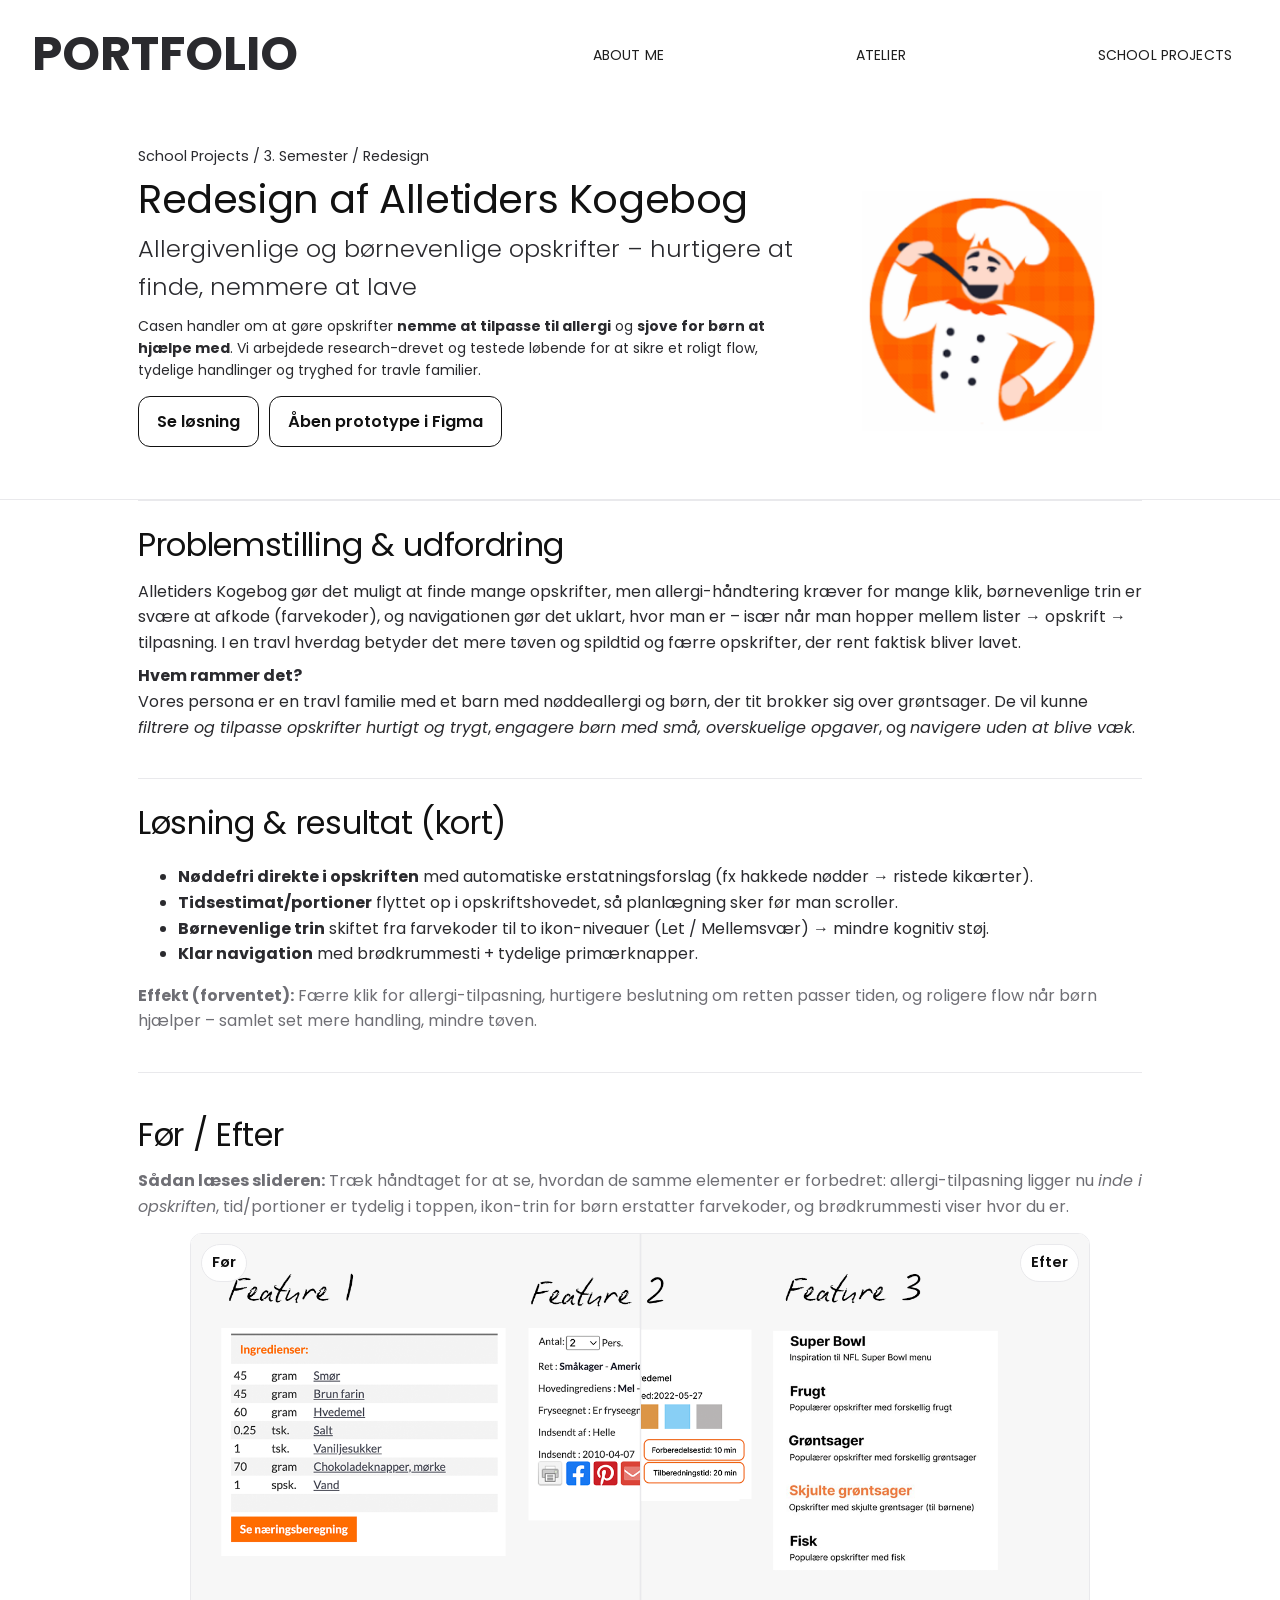
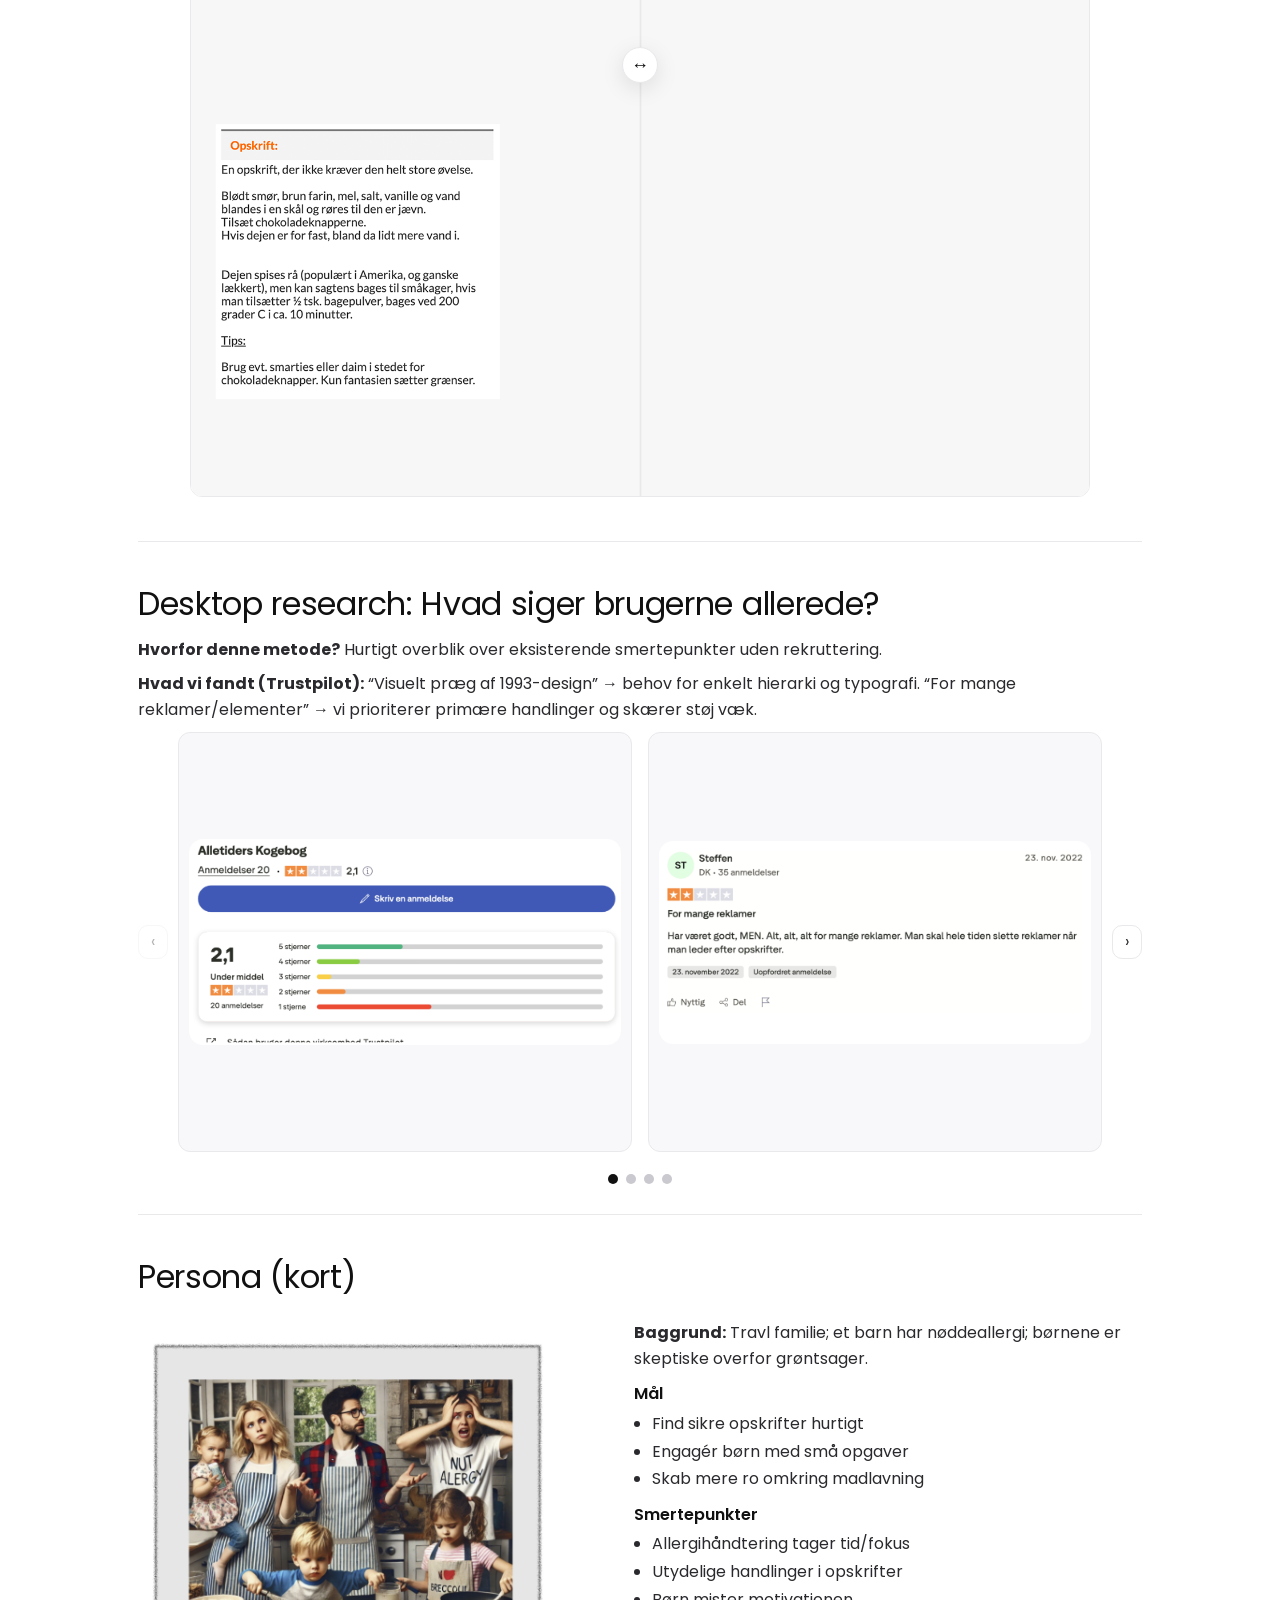
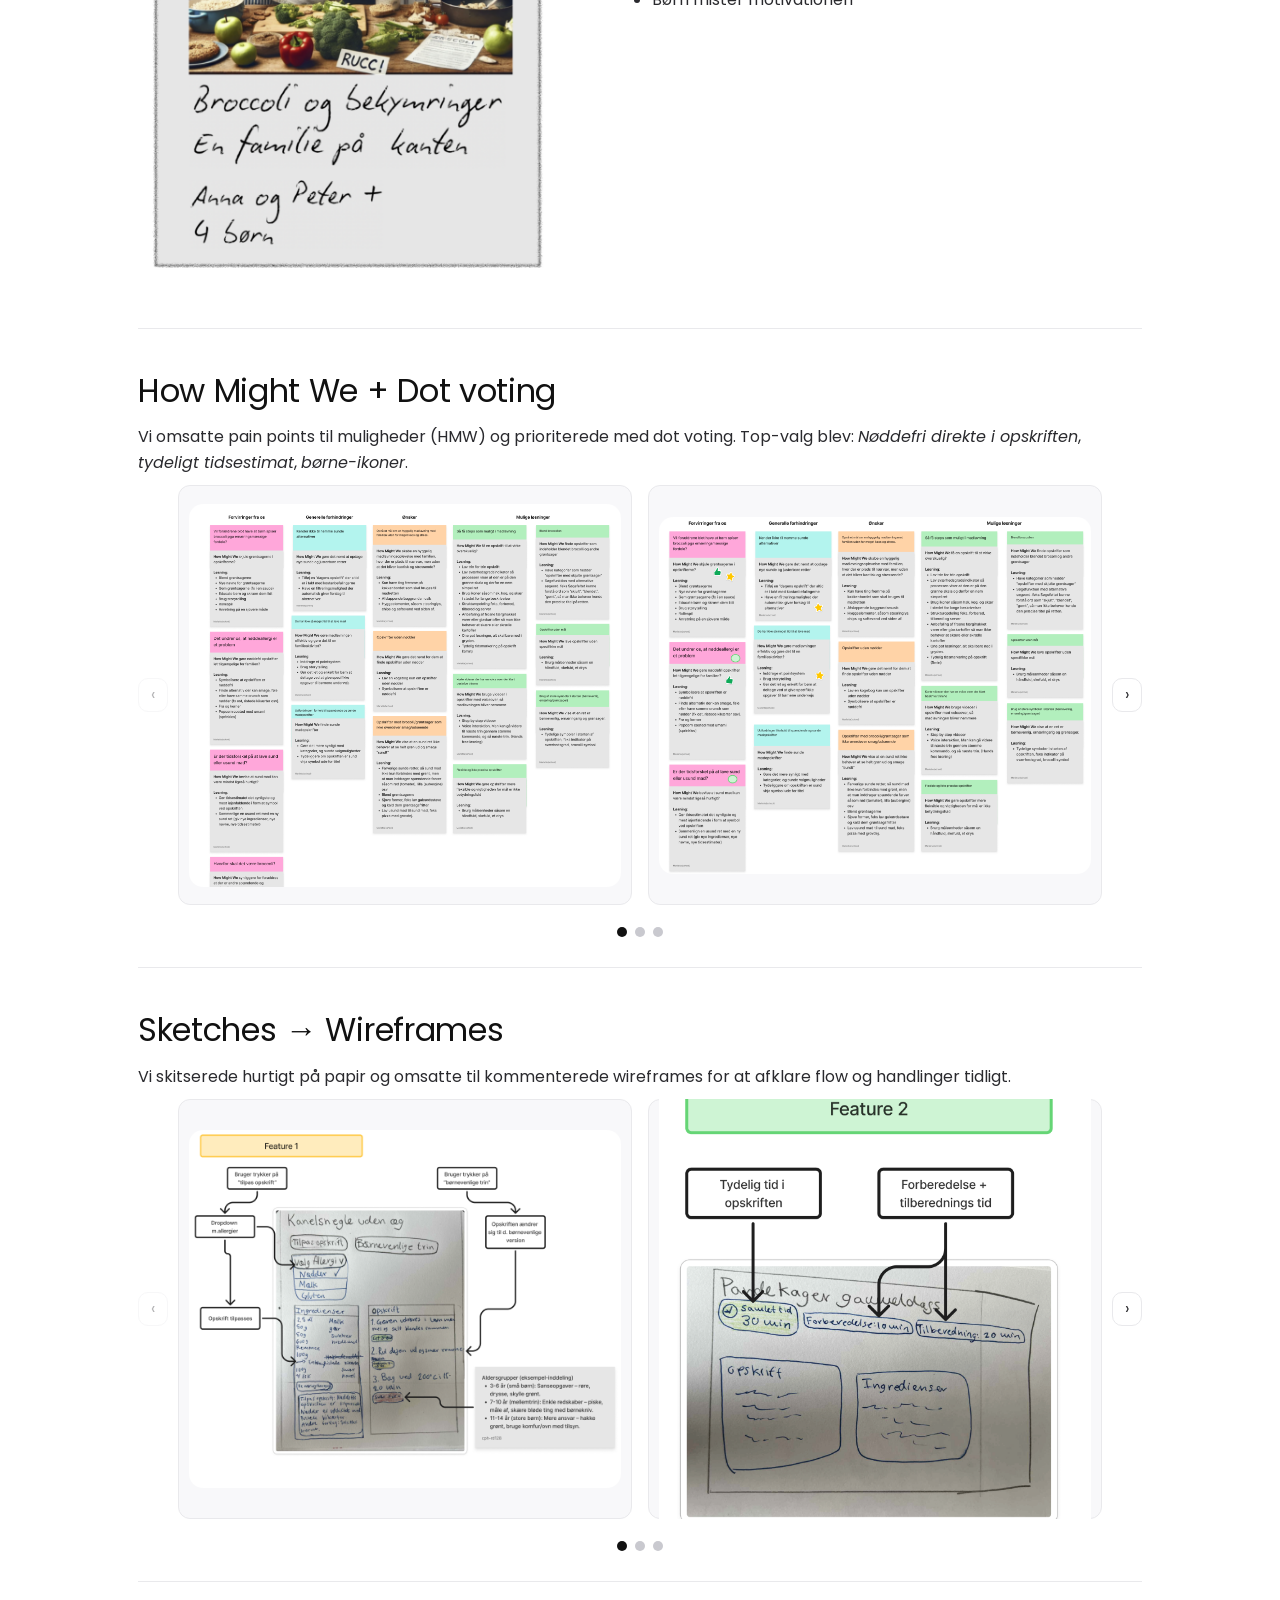
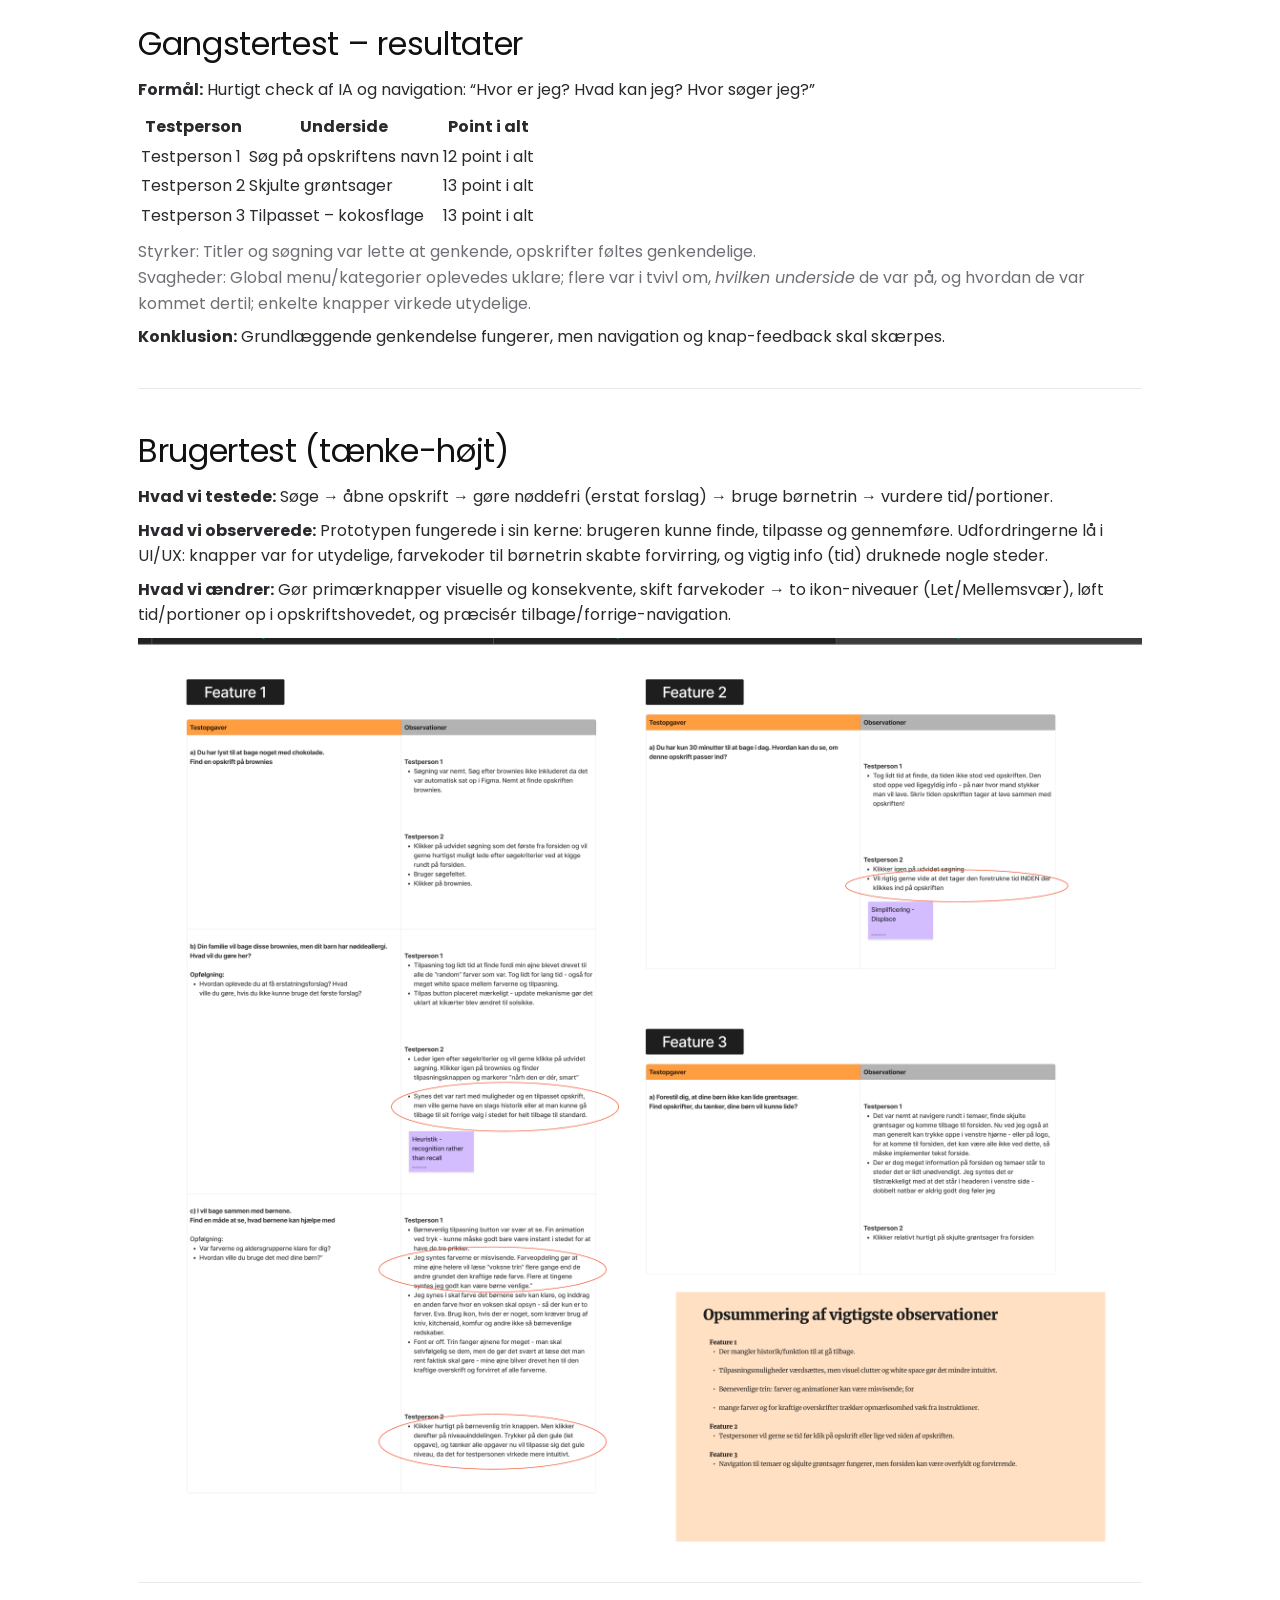
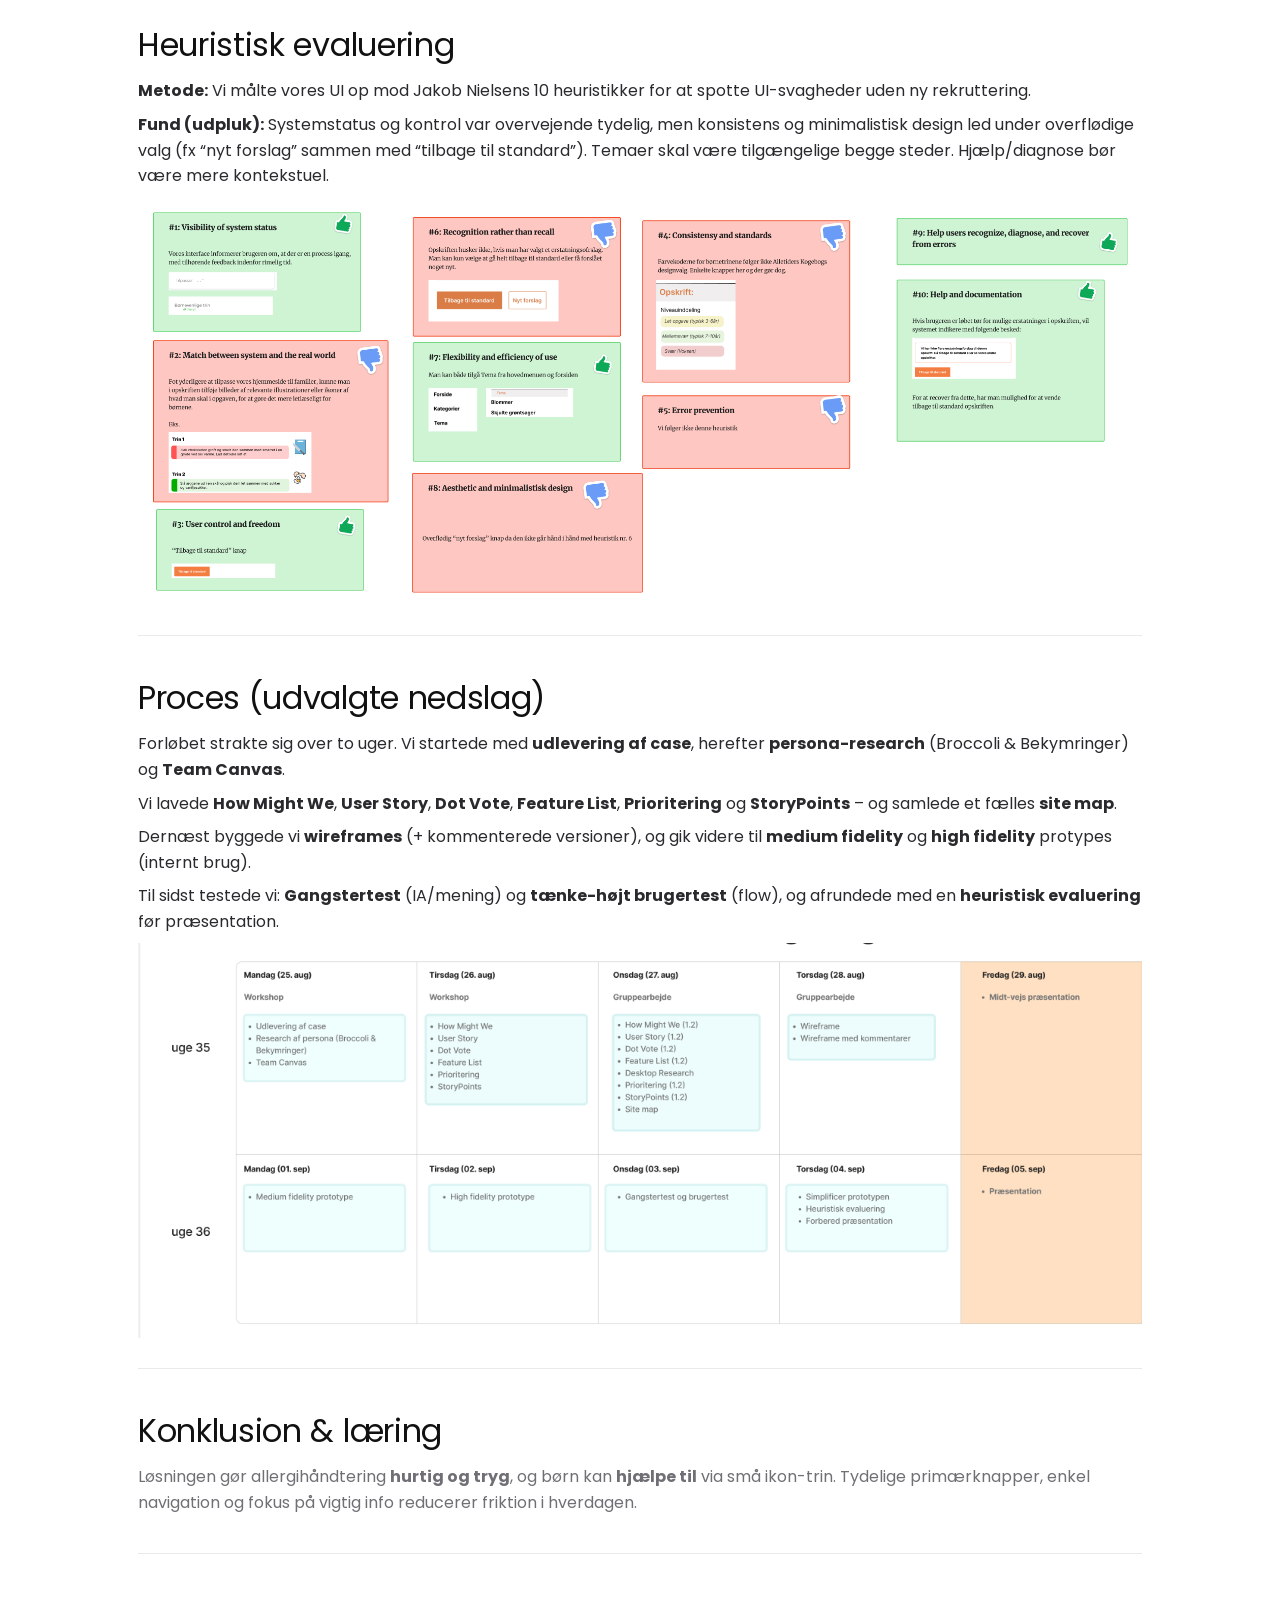
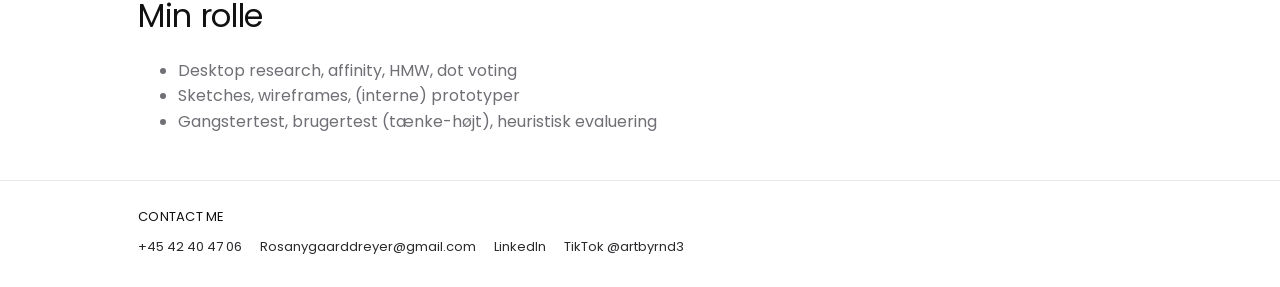
<file: alletiderskogebog/alletiderskogebogredesign.html>
<!doctype html>
<html lang="da">
<head>
  <meta charset="utf-8" />
  <meta name="viewport" content="width=device-width, initial-scale=1" />
  <title>Redesign af Alletiders Kogebog</title>

  <!-- Samme font og base-stil som din Airport-case -->
  <link rel="preconnect" href="https://fonts.googleapis.com">
  <link rel="preconnect" href="https://fonts.gstatic.com" crossorigin>
  <link href="https://fonts.googleapis.com/css2?family=Poppins:wght@400;600;700&display=swap" rel="stylesheet">

  <link rel="stylesheet" href="../airportcase/airportcase.css">
  <link rel="stylesheet" href="kogebog.css">
  <link rel="stylesheet" href="/navigationsbar/nav-bar-test.css">
</head>
<body>

    <!-- HEADER (uændret markup) -->
    <header class="site-header">
      <a href="/index.html"><h1>PORTFOLIO</h1></a>
      <nav class="nav">
        <ul>
          <li><a href="../aboutme/AboutMe.html">ABOUT ME</a></li>
  
          <li class="dropdown">
            <a href="../atelier/atelier.html">ATELIER</a>
          </li>
  
          <li class="dropdown">
            <a href="../schoolprojects/schoolprojects.html">SCHOOL PROJECTS</a>
            <div class="dropdown-content">
              <a href="../2semesterprojekter/2semester.html">2. Semester</a>
              <a href="../3semesterprojekter/3semesterprojekter.html">3. Semester</a>
              <a href="">4. Semester</a>
            </div>
          </li>
        </ul>
      </nav>
    </header>

  <!-- HERO / INTRO -->
  <section class="hero" id="top">
    <div class="wrap hero-grid">
      <div class="hero-copy">
        <p class="breadcrumbs"><a href="#">School Projects</a> / <a href="#">3. Semester</a> / Redesign</p>

        <h1>Redesign af Alletiders Kogebog</h1>
        <p class="sub">Allergivenlige og børnevenlige opskrifter – hurtigere at finde, nemmere at lave</p>

        <p class="lead">
          Casen handler om at gøre opskrifter <strong>nemme at tilpasse til allergi</strong> og
          <strong>sjove for børn at hjælpe med</strong>. Vi arbejdede research-drevet og testede løbende
          for at sikre et roligt flow, tydelige handlinger og tryghed for travle familier.
        </p>

        <div class="cta">
          <a class="btn" href="#result">Se løsning</a>
          <a class="btn ghost" href="https://www.figma.com/proto/NEP7WYBCi5luygedph9nMW/Wireframes?node-id=105-564&t=fvhPrVkKKBiAIUT9-1&scaling=contain&content-scaling=fixed&page-id=105%3A91&starting-point-node-id=105%3A564">Åben prototype i Figma</a>
        </div>
      </div>

      <figure class="kiosk">
        <img src="alletiderskogebog.img/logo.png" alt="Mockup af redesign – Alletiders Kogebog">
      </figure>
    </div>
  </section>

  <main class="wrap">

    <!-- PROBLEM -->
    <section class="section tight" id="problem">
      <h2>Problemstilling & udfordring</h2>
        Alletiders Kogebog gør det muligt at finde mange opskrifter, men allergi-håndtering kræver for mange klik,
        børnevenlige trin er svære at afkode (farvekoder), og navigationen gør det uklart, hvor man er – især når man hopper
        mellem lister → opskrift → tilpasning. I en travl hverdag betyder det mere tøven og spildtid og færre opskrifter,
        der rent faktisk bliver lavet.
      </p>
      <p><strong>Hvem rammer det?</strong><br>
        Vores persona er en travl familie med et barn med nøddeallergi og børn, der tit brokker sig over grøntsager.
        De vil kunne <em>filtrere og tilpasse opskrifter hurtigt og trygt</em>, <em>engagere børn med små, overskuelige opgaver</em>,
        og <em>navigere uden at blive væk</em>.
      </p>
    </section>

    <!-- LØSNING / RESULTAT -->
    <section class="section tight" id="result">
      <h2>Løsning & resultat (kort)</h2>
      <ul>
        <li><strong>Nøddefri direkte i opskriften</strong> med automatiske erstatningsforslag (fx hakkede nødder → ristede kikærter).</li>
        <li><strong>Tidsestimat/portioner</strong> flyttet op i opskriftshovedet, så planlægning sker før man scroller.</li>
        <li><strong>Børnevenlige trin</strong> skiftet fra farvekoder til to ikon-niveauer (Let / Mellemsvær) → mindre kognitiv støj.</li>
        <li><strong>Klar navigation</strong> med brødkrummesti + tydelige primærknapper.</li>
      </ul>
      <p class="muted"><strong>Effekt (forventet):</strong> Færre klik for allergi-tilpasning, hurtigere beslutning
        om retten passer tiden, og roligere flow når børn hjælper – samlet set mere handling, mindre tøven.</p>
    </section>

    <!-- FØR / EFTER -->
    <section class="section" id="before-after">
      <h2>Før / Efter</h2>
      <p class="muted"><strong>Sådan læses slideren:</strong> Træk håndtaget for at se, hvordan de samme elementer er forbedret:
        allergi-tilpasning ligger nu <em>inde i opskriften</em>, tid/portioner er tydelig i toppen, ikon-trin for børn
        erstatter farvekoder, og brødkrummesti viser hvor du er.</p>

      <div class="ba-compare" data-label-before="Før" data-label-after="Efter">
        <img class="ba-img ba-before" src="alletiderskogebog.img/førbillede.png"  alt="Før: original visning">
        <img class="ba-img ba-after"  src="alletiderskogebog.img/efterbillede.png" alt="Efter: redesign">
        <div class="ba-handle" aria-hidden="true"><span></span></div>
        <input class="ba-range" type="range" min="0" max="100" value="50" aria-label="Sammenlign før og efter">
        <div class="ba-badges">
          <span class="ba-tag before">Før</span>
          <span class="ba-tag after">Efter</span>
        </div>
      </div>
    </section>

    <!-- Desktop Research / Trustpilot -->
    <section class="section" id="desktop-research">
      <h2>Desktop research: Hvad siger brugerne allerede?</h2>
      <p><strong>Hvorfor denne metode?</strong> Hurtigt overblik over eksisterende smertepunkter uden rekruttering.</p>
      <p><strong>Hvad vi fandt (Trustpilot):</strong> “Visuelt præg af 1993-design” → behov for enkelt hierarki og typografi.
        “For mange reklamer/elementer” → vi prioriterer primære handlinger og skærer støj væk.</p>

      <div class="slider" aria-label="Trustpilot-collage">
        <button class="nav prev" aria-label="Forrige">‹</button>
        <div class="viewport" aria-live="polite">
          <ul class="track">
            <li class="slide"><figure><img src="alletiderskogebog.img/trustpilotrating.png" alt="Trustpilot: overblik"></figure></li>
            <li class="slide"><figure><img src="alletiderskogebog.img/trustpilot1.png" alt="Trustpilot: reklamer"></figure></li>
            <li class="slide"><figure><img src="alletiderskogebog.img/trustpilot2.png" alt="Trustpilot: lav score"></figure></li>
            <li class="slide"><figure><img src="alletiderskogebog.img/trustpilot3.png" alt="Trustpilot: UI-kommentarer"></figure></li>
          </ul>
        </div>
        <button class="nav next" aria-label="Næste">›</button>
        <div class="dots" aria-label="Slide navigation"></div>
      </div>
    </section>

    <!-- Persona (beholdt kort) -->
    <section class="section persona" id="persona">
      <h2>Persona (kort)</h2>
      <div class="persona-grid">
        <figure class="persona-card">
          <img src="alletiderskogebog.img/persona.png" alt="Travl familie med barn med nøddeallergi">
        </figure>
        <div class="persona-copy">
          <p><strong>Baggrund:</strong> Travl familie; et barn har nøddeallergi; børnene er skeptiske overfor grøntsager.</p>
          <div class="persona-notes">
            <h4>Mål</h4>
            <ul class="persona-list">
              <li>Find sikre opskrifter hurtigt</li>
              <li>Engagér børn med små opgaver</li>
              <li>Skab mere ro omkring madlavning</li>
            </ul>
            <h4>Smertepunkter</h4>
            <ul class="persona-list">
              <li>Allergihåndtering tager tid/fokus</li>
              <li>Utydelige handlinger i opskrifter</li>
              <li>Børn mister motivationen</li>
            </ul>
          </div>
        </div>
      </div>
    </section>

    <!-- HMW + Dot voting -->
    <section class="section" id="hmw">
      <h2>How Might We + Dot voting</h2>
      <p>Vi omsatte pain points til muligheder (HMW) og prioriterede med dot voting.
        Top-valg blev: <em>Nøddefri direkte i opskriften</em>, <em>tydeligt tidsestimat</em>, <em>børne-ikoner</em>.</p>

      <div class="slider" aria-label="HMW og Dot vote">
        <button class="nav prev" aria-label="Forrige">‹</button>
        <div class="viewport" aria-live="polite">
          <ul class="track">
            <li class="slide"><figure><img src="alletiderskogebog.img/HMWoversigt.png" alt="HMW board – oversigt"></figure></li>
            <li class="slide"><figure><img src="alletiderskogebog.img/Dotvotepriotering.png" alt="Dot voting – prioritering"></figure></li>
            <li class="slide"><figure><img src="alletiderskogebog.img/userstoriesafledtafHMW.png" alt="User stories – afledt af HMW"></figure></li>
          </ul>
        </div>
        <button class="nav next" aria-label="Næste">›</button>
        <div class="dots" aria-label="Slide navigation"></div>
      </div>
    </section>

    <!-- Sketches / Wireframes (karrusel beholdes) -->
    <section class="section" id="sketches">
      <h2>Sketches → Wireframes</h2>
      <p>Vi skitserede hurtigt på papir og omsatte til kommenterede wireframes for at afklare flow og handlinger tidligt.</p>
      <div class="slider" aria-label="Sketches">
        <button class="nav prev" aria-label="Forrige">‹</button>
        <div class="viewport" aria-live="polite">
          <ul class="track">
            <li class="slide"><figure><img src="alletiderskogebog.img/sketch1.png" alt="Sketch: opskriftshoved"></figure></li>
            <li class="slide"><figure><img src="alletiderskogebog.img/sketch2.png" alt="Sketch: børnevenlig version af opskrift"></figure></li>
            <li class="slide"><figure><img src="alletiderskogebog.img/kommenteretwireframe.png" alt="Kommenteret wireframe"></figure></li>
          </ul>
        </div>
        <button class="nav next" aria-label="Næste">›</button>
        <div class="dots" aria-label="Slide navigation"></div>
      </div>
    </section>

    <!-- Gangstertest (ny tabel + tekst) -->
    <section class="section" id="gangster">
      <h2>Gangstertest – resultater</h2>
      <p><strong>Formål:</strong> Hurtigt check af IA og navigation: “Hvor er jeg? Hvad kan jeg? Hvor søger jeg?”</p>

      <table class="table" aria-label="Gangstertest-resultater">
        <thead>
          <tr>
            <th>Testperson</th>
            <th>Underside</th>
            <th>Point i alt</th>
          </tr>
        </thead>
        <tbody>
          <tr><td>Testperson 1</td><td>Søg på opskriftens navn</td><td>12 point i alt</td></tr>
          <tr><td>Testperson 2</td><td>Skjulte grøntsager</td><td>13 point i alt</td></tr>
          <tr><td>Testperson 3</td><td>Tilpasset – kokosflage</td><td>13 point i alt</td></tr>
        </tbody>
      </table>

      <p class="muted">
        <span class="badge-ok">Styrker:</span> Titler og søgning var lette at genkende, opskrifter føltes genkendelige.<br>
        <span class="badge-warn">Svagheder:</span> Global menu/kategorier oplevedes uklare; flere var i tvivl om, <em>hvilken underside</em> de var på, og hvordan de var kommet dertil;
        enkelte knapper virkede utydelige.
      </p>
      <p><strong>Konklusion:</strong> Grundlæggende genkendelse fungerer, men navigation og knap-feedback skal skærpes.</p>
    </section>

    <!-- Brugertest (tænke-højt) -->
    <section class="section" id="usability">
      <h2>Brugertest (tænke-højt)</h2>
      <p><strong>Hvad vi testede:</strong> Søge → åbne opskrift → gøre nøddefri (erstat forslag) → bruge børnetrin → vurdere tid/portioner.</p>
      <p><strong>Hvad vi observerede:</strong> Prototypen fungerede i sin kerne: brugeren kunne finde, tilpasse og gennemføre.
        Udfordringerne lå i UI/UX: knapper var for utydelige, farvekoder til børnetrin skabte forvirring,
        og vigtig info (tid) druknede nogle steder.</p>
      <p><strong>Hvad vi ændrer:</strong> Gør primærknapper visuelle og konsekvente, skift farvekoder → to ikon-niveauer
        (Let/Mellemsvær), løft tid/portioner op i opskriftshovedet, og præcisér tilbage/forrige-navigation.</p>
      <figure class="fullwidth">
        <img src="alletiderskogebog.img/brugertetst.png" alt="Udsnit fra tænke-højt brugertesten">
      </figure>
    </section>

    <!-- Heuristisk evaluering -->
    <section class="section" id="heuristics">
      <h2>Heuristisk evaluering</h2>
      <p><strong>Metode:</strong> Vi målte vores UI op mod Jakob Nielsens 10 heuristikker for at spotte UI-svagheder uden ny rekruttering.</p>
      <p><strong>Fund (udpluk):</strong> Systemstatus og kontrol var overvejende tydelig,
        men konsistens og minimalistisk design led under overflødige valg (fx “nyt forslag” sammen med “tilbage til standard”).
        Temaer skal være tilgængelige begge steder. Hjælp/diagnose bør være mere kontekstuel.</p>
      <figure class="fullwidth">
        <img src="alletiderskogebog.img/heurisitsk.png" alt="Heuristik-oversigt med vores vurderinger">
      </figure>
    </section>

    <!-- PROCES (opdateret rækkefølge) -->
    <section class="section" id="process">
      <h2>Proces (udvalgte nedslag)</h2>
      <p>
        Forløbet strakte sig over to uger. Vi startede med <strong>udlevering af case</strong>, herefter
        <strong>persona-research</strong> (Broccoli & Bekymringer) og <strong>Team Canvas</strong>.
      </p>
      <p>
        Vi lavede <strong>How Might We</strong>, <strong>User Story</strong>, <strong>Dot Vote</strong>,
        <strong>Feature List</strong>, <strong>Prioritering</strong> og <strong>StoryPoints</strong> – og samlede et
        fælles <strong>site map</strong>.
      </p>
      <p>
        Dernæst byggede vi <strong>wireframes</strong> (+ kommenterede versioner), og gik videre til
        <strong>medium fidelity</strong> og <strong>high fidelity</strong> protypes (internt brug).
      </p>
      <p>
        Til sidst testede vi: <strong>Gangstertest</strong> (IA/mening) og <strong>tænke-højt brugertest</strong> (flow),
        og afrundede med en <strong>heuristisk evaluering</strong> før præsentation.
      </p>
      <figure class="fullwidth" style="margin-top:8px">
        <img src="alletiderskogebog.img/process.png" alt="Projektplan – uge for uge">
      </figure>
    </section>

    <!-- KONKLUSION -->
    <section class="section" id="conclusion">
      <h2>Konklusion & læring</h2>
      <p class="muted">
        Løsningen gør allergihåndtering <strong>hurtig og tryg</strong>, og børn kan <strong>hjælpe til</strong> via små ikon-trin.
        Tydelige primærknapper, enkel navigation og fokus på vigtig info reducerer friktion i hverdagen.
      </p>
    </section>

    <!-- Min rolle -->
    <section class="section" id="role">
      <h2>Min rolle</h2>
      <ul class="muted">
        <li>Desktop research, affinity, HMW, dot voting</li>
        <li>Sketches, wireframes, (interne) prototyper</li>
        <li>Gangstertest, brugertest (tænke-højt), heuristisk evaluering</li>
      </ul>
    </section>

  </main>
  <footer class="site-footer">
    <div class="wrap">
      <p class="footer-title">CONTACT ME</p>
      <ul class="footer-list">
        <li><a class="footer-link" href="tel:+4542404706">+45 42 40 47 06</a></li>
        <li><a class="footer-link" href="mailto:Rosanygaarddreyer@gmail.com">Rosanygaarddreyer@gmail.com</a></li>
        <li><a class="footer-link" href="#" rel="noopener">LinkedIn</a></li>
        <li>
          <a class="footer-link" href="https://www.tiktok.com/@artbyrnd3?_r=1&_d=secCgYIASAHKAESPgo8X%2BAFubUjBgwzIQhBqpL39z3VYUuPZrnoaPKEHuu3hIxKa8E5Optn92PWylP%2FajgGTGk2qolOG7cDJEJPGgA%3D&_svg=2&checksum=0fd42cfc3fb94438dd041c9c089158bfbcd9c8da95e8f716f2f7479a9a8148ad&item_author_type=1&sec_uid=MS4wLjABAAAAikHZUig2hhnuMXgENuC1M-WBl_loFzcko-MKBHu_vp-hYGFMl3_3R4ryBGQdVquM&sec_user_id=MS4wLjABAAAAikHZUig2hhnuMXgENuC1M-WBl_loFzcko-MKBHu_vp-hYGFMl3_3R4ryBGQdVquM&share_app_id=1233&share_author_id=7343351272483423264&share_link_id=06E59B1B-2EE2-4F4E-9008-3CBCFBAE9D79&share_scene=1&sharer_language=en&social_share_type=4&source=h5_m&timestamp=1759069103&tt_from=copy&u_code=ed212i8hb1i7a0&ug_btm=b8727%2Cb0&user_id=7343351272483423264&utm_campaign=client_share&utm_medium=ios&utm_source=copy"
             target="_blank" rel="noopener">TikTok @artbyrnd3</a>
        </li>
      </ul>
    </div>
  </footer>
  
  <!-- Din eksisterende JS for sliders og før/efter (uændret) -->
  <script src="/nav.js" defer></script>

  <script src="kogebog.js"></script>
</body>
</html>
</file>
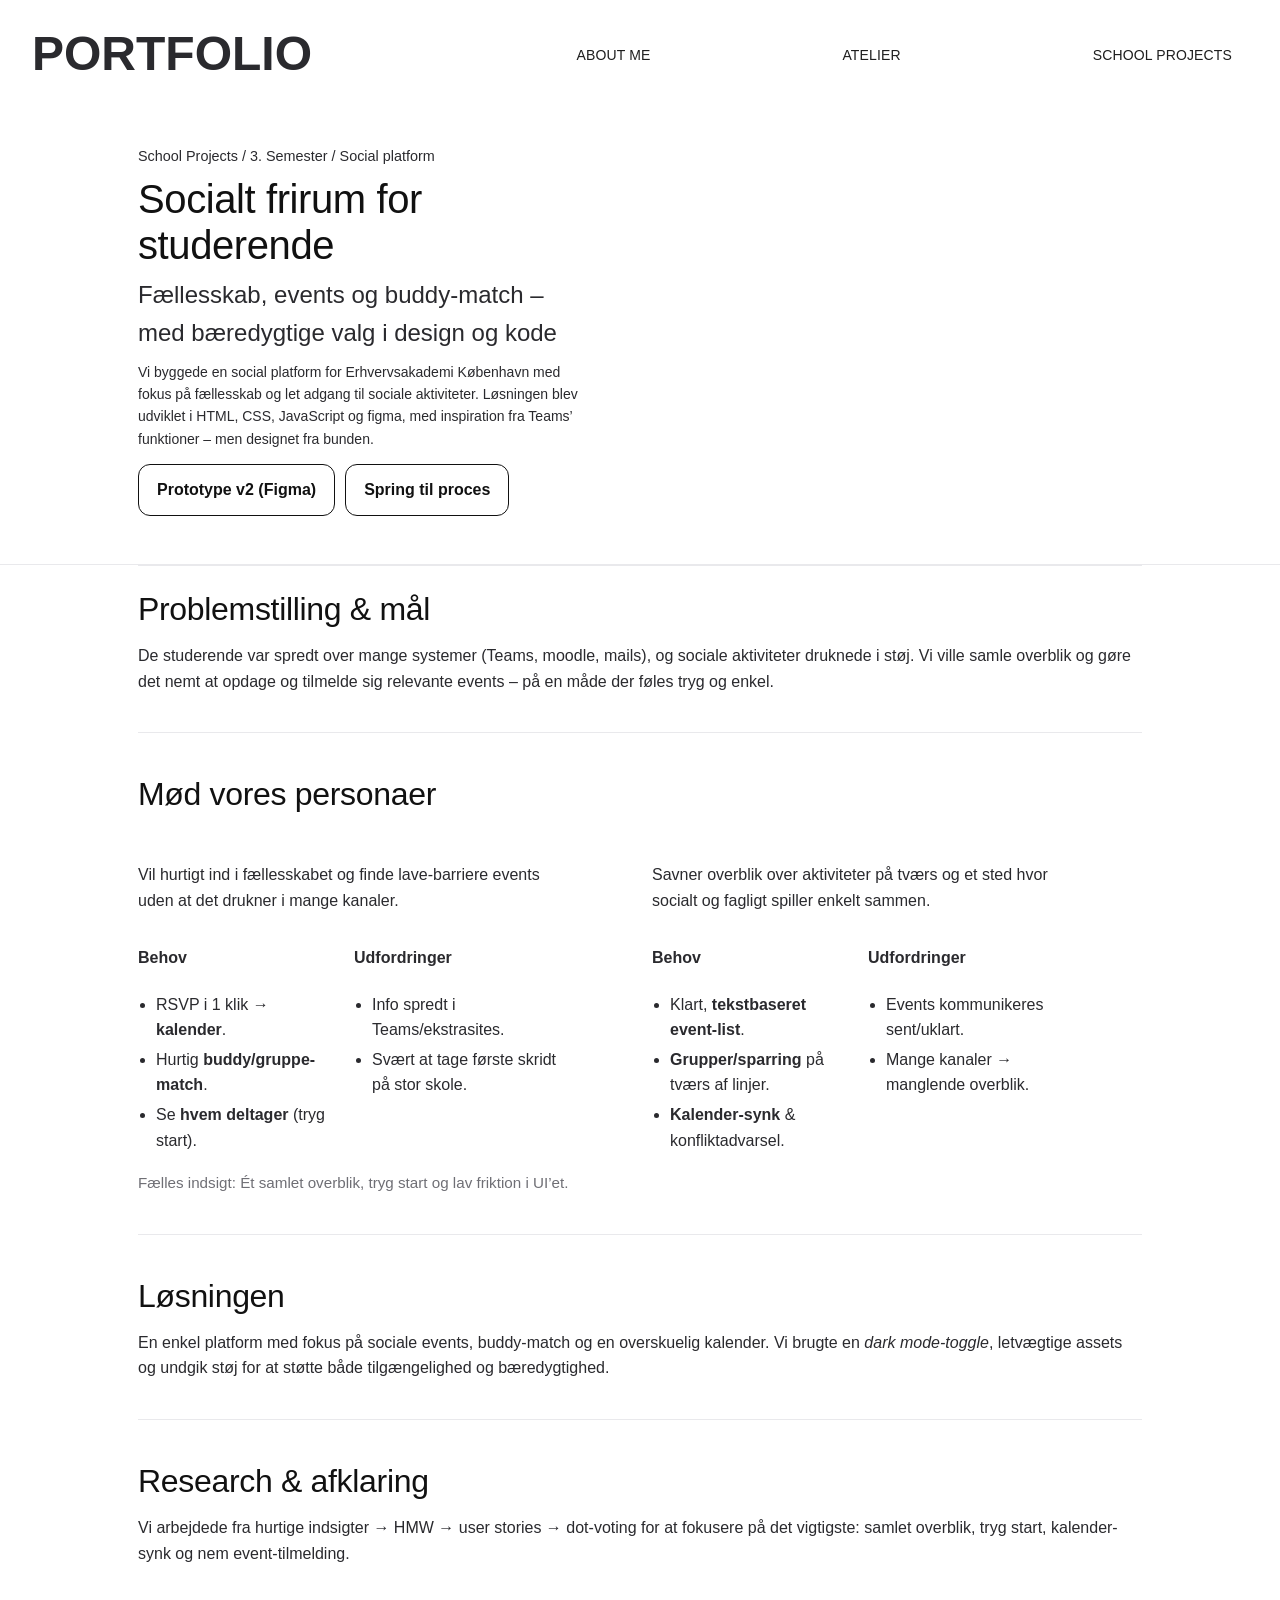
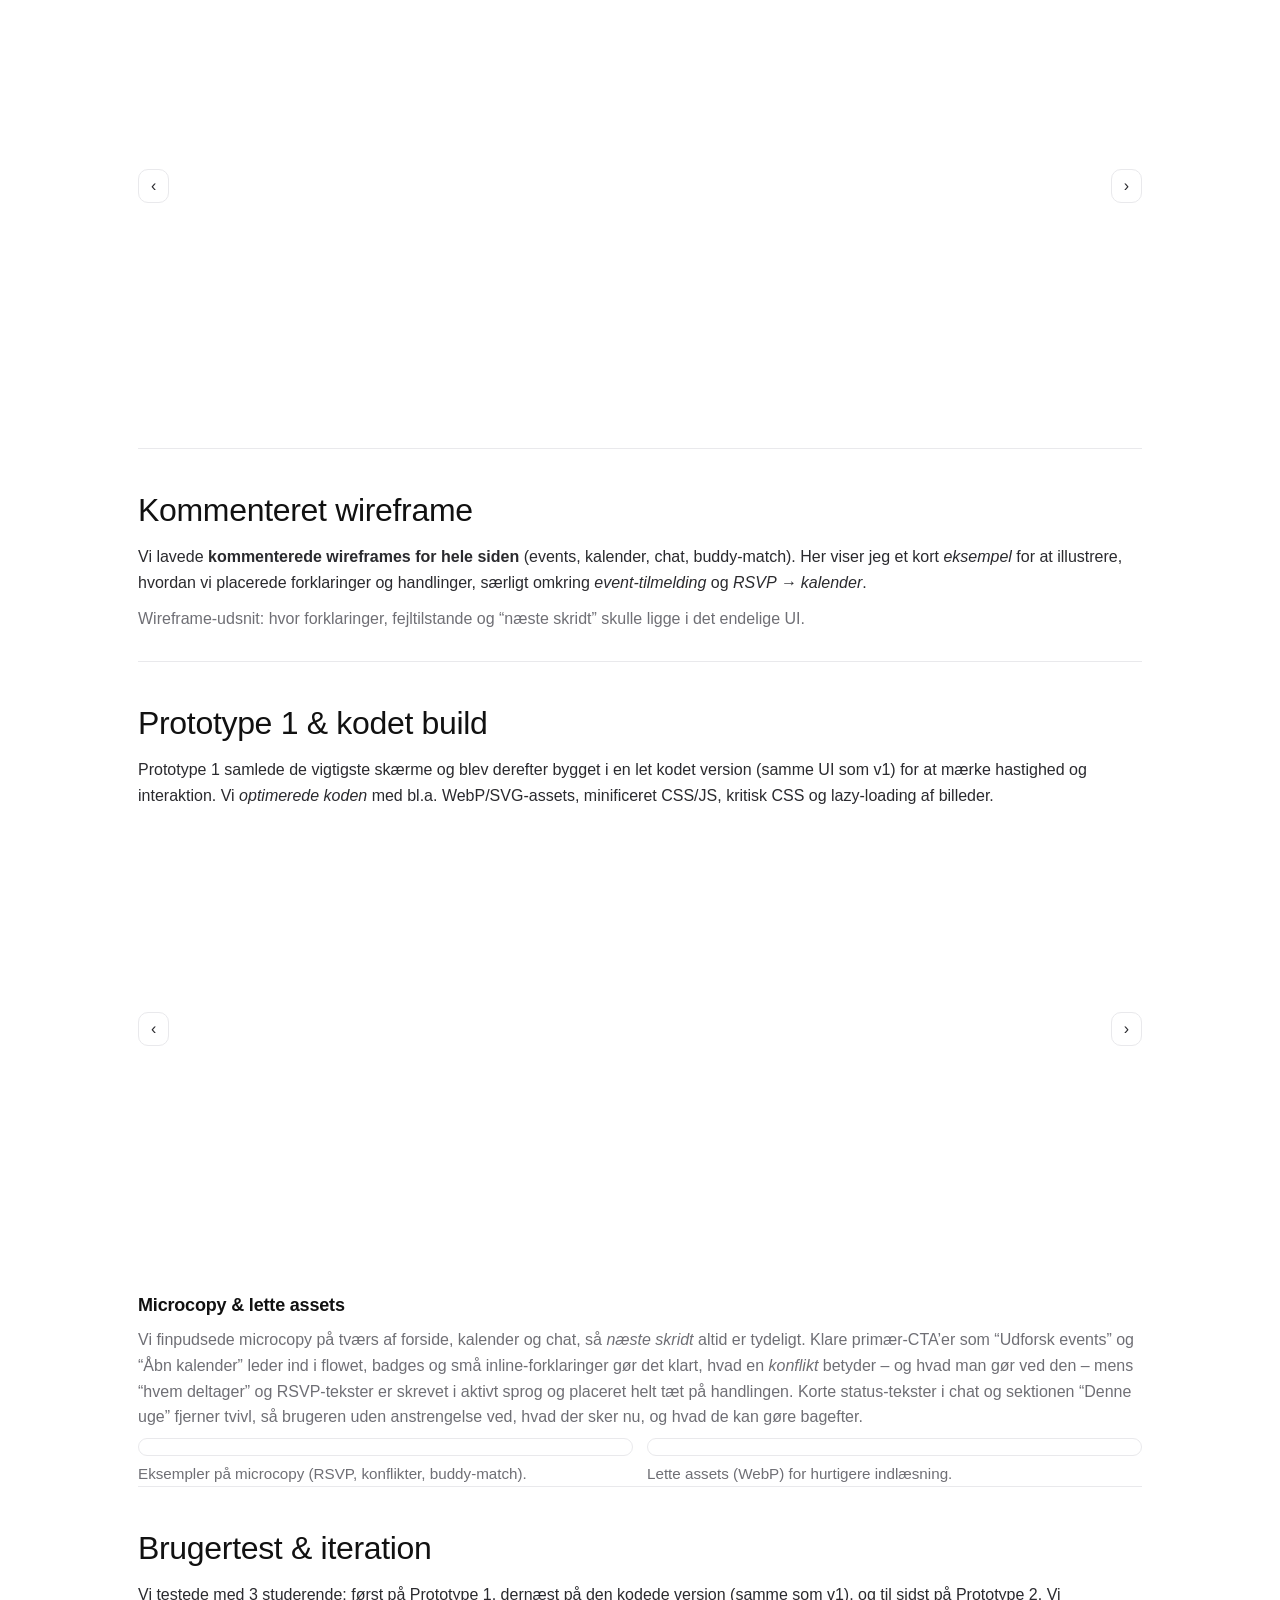
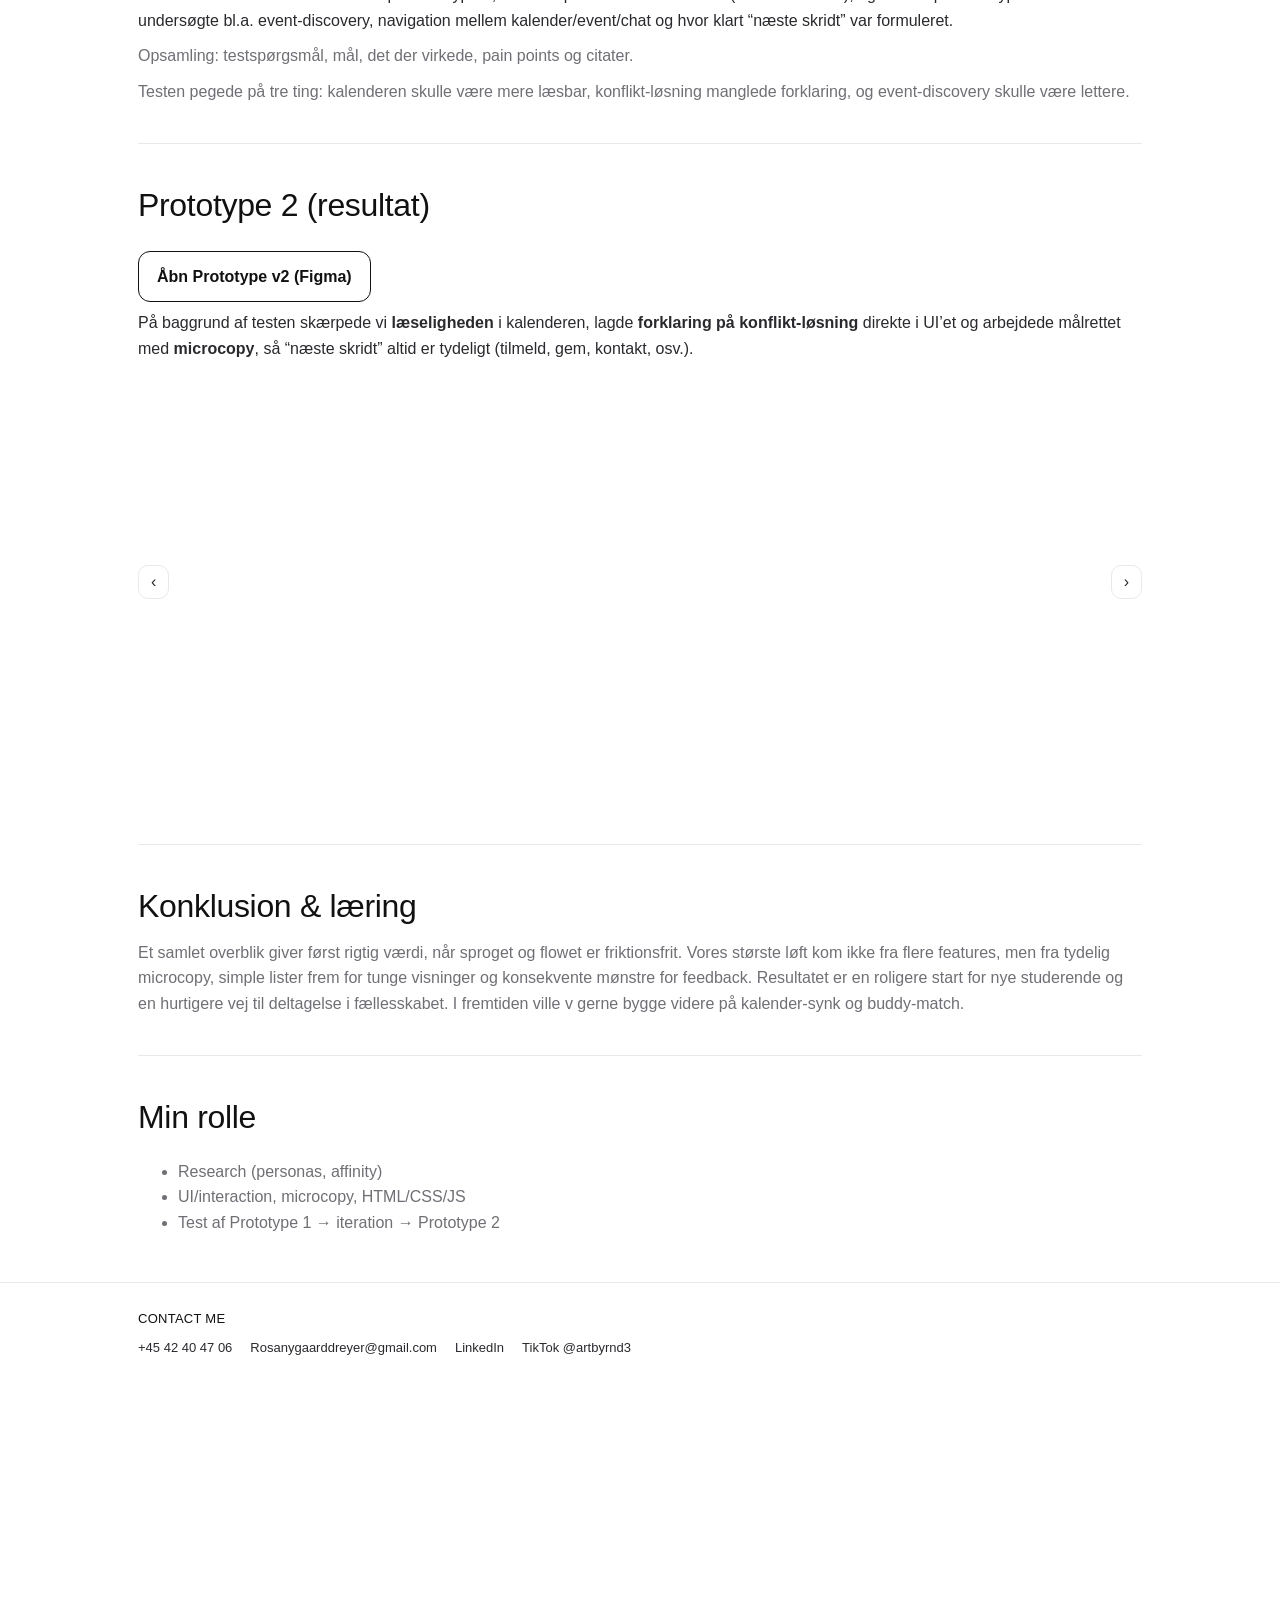
<file: ekcase/ekcase.html>
<!doctype html>
<html lang="da">
<head>
  <meta charset="utf-8" />
  <meta name="viewport" content="width=device-width, initial-scale=1" />
  <title>Socialt frirum – EASJ / EAK</title>

  <!-- Fonts -->
  <link rel="preconnect" href="https://fonts.googleapis.com">
  <link rel="preconnect" href="https://fonts.gstatic.com" crossorigin>
  <link href="https://fonts.googleapis.com/css2?family=Poppins:wght@400;600;700&display=swap" rel="stylesheet">

  <!-- Base + navbar (samme som de andre cases) -->
  <link rel="stylesheet" href="../airportcase/airportcase.css">
  <link rel="stylesheet" href="/navigationsbar/nav-bar-test.css">

  <!-- Case overlay -->
  <link rel="stylesheet" href="ekcase.css">
</head>
<body>

  <!-- HEADER -->
  <header class="site-header">
    <a href="/index.html"><h1>PORTFOLIO</h1></a>
    <nav class="nav">
      <ul>
        <li><a href="../aboutme/AboutMe.html">ABOUT ME</a></li>
        <li class="dropdown">
          <a href="../atelier/atelier.html">ATELIER</a>
        </li>
        <li class="dropdown">
          <a href="../schoolprojects/schoolprojects.html">SCHOOL PROJECTS</a>
          <div class="dropdown-content">
            <a href="../2semesterprojekter/2semester.html">2. Semester</a>
            <a href="../3semesterprojekter/3semesterprojekter.html">3. Semester</a>
            <a href="">4. Semester</a>
          </div>
        </li>
      </ul>
    </nav>
  </header>

  <!-- HERO -->
  <section class="hero" id="top">
    <div class="wrap hero-grid">
      <div class="hero-copy">
        <p class="breadcrumbs"><a href="#">School Projects</a> / <a href="#">3. Semester</a> / Social platform</p>

        <h1>Socialt frirum for studerende</h1>
        <p class="sub">Fællesskab, events og buddy-match – med bæredygtige valg i design og kode</p>

        <p class="lead">
          Vi byggede en social platform for Erhvervsakademi København med fokus på fællesskab og let adgang til sociale aktiviteter.
          Løsningen blev udviklet i HTML, CSS, JavaScript og figma, med inspiration fra Teams’ funktioner – men designet fra bunden.
        </p>

        <div class="cta">
          <a class="btn ghost" href="https://www.figma.com/proto/COZGTEGgi4heDK8vzmlTFo/Wireframes?node-id=370-15577&t=0yXGdec8WSwTVzhC-1&scaling=min-zoom&content-scaling=fixed&page-id=367%3A15108" target="_blank" rel="noopener">Prototype v2 (Figma)</a>
          <a class="btn" href="#process">Spring til proces</a>
        </div>
      </div>

      <!-- Hero-billede – større -->
      <figure class="kiosk">
        <img src="ekcase.img/heromockup.png" alt="Mockup af socialt frirum" style="max-width:560px; width:100%; height:auto;">
      </figure>
    </div>
  </section>

  <main class="wrap">

    <!-- PROBLEM -->
    <section class="section tight" id="problem">
      <h2>Problemstilling & mål</h2>
      <p>
        De studerende var spredt over mange systemer (Teams, moodle, mails), og sociale aktiviteter druknede i støj.
        Vi ville samle overblik og gøre det nemt at opdage og tilmelde sig relevante events – på en måde der føles tryg og enkel.
      </p>
    </section>

    <!-- PERSONAS -->
    <section class="section persona" id="personas">
      <h2>Mød vores personaer</h2>

      <div class="personas-two personas-compact">
        <!-- Amina -->
        <article class="persona-card compact">
          <figure class="persona-media">
            <img src="ekcase.img/amina.png" alt="Amina – 1. semester, ny i København">
          </figure>
          <p class="persona-intro">
            Vil hurtigt ind i fællesskabet og finde lave-barriere events uden at det drukner i mange kanaler.
          </p>
          <div class="persona-columns compact">
            <div>
              <h4>Behov</h4>
              <ul class="persona-list">
                <li>RSVP i 1 klik → <strong>kalender</strong>.</li>
                <li>Hurtig <strong>buddy/gruppe-match</strong>.</li>
                <li>Se <strong>hvem deltager</strong> (tryg start).</li>
              </ul>
            </div>
            <div>
              <h4>Udfordringer</h4>
              <ul class="persona-list">
                <li>Info spredt i Teams/ekstrasites.</li>
                <li>Svært at tage første skridt på stor skole.</li>
              </ul>
            </div>
          </div>
        </article>

        <!-- Jonas -->
        <article class="persona-card compact">
          <figure class="persona-media">
            <img src="ekcase.img/jonas.png" alt="Jonas – 3. semester, fagligt stærk">
          </figure>
          <p class="persona-intro">
            Savner overblik over aktiviteter på tværs og et sted hvor socialt og fagligt spiller enkelt sammen.
          </p>
          <div class="persona-columns compact">
            <div>
              <h4>Behov</h4>
              <ul class="persona-list">
                <li>Klart, <strong>tekstbaseret event-list</strong>.</li>
                <li><strong>Grupper/sparring</strong> på tværs af linjer.</li>
                <li><strong>Kalender-synk</strong> & konfliktadvarsel.</li>
              </ul>
            </div>
            <div>
              <h4>Udfordringer</h4>
              <ul class="persona-list">
                <li>Events kommunikeres sent/uklart.</li>
                <li>Mange kanaler → manglende overblik.</li>
              </ul>
            </div>
          </div>
        </article>
      </div>

      <p class="persona-footnote">
        Fælles indsigt: Ét samlet overblik, tryg start og lav friktion i UI’et.
      </p>
    </section>

    <!-- LØSNING (Prototype 2) -->
    <section class="section" id="solution">
      <h2>Løsningen</h2>
      <p>
        En enkel platform med fokus på sociale events, buddy-match og en overskuelig kalender.
        Vi brugte en <em>dark mode-toggle</em>, letvægtige assets og undgik støj for at støtte både tilgængelighed og bæredygtighed.
      </p>
    </section>

    <!-- RESEARCH (proces) -->
    <section class="section" id="research">
      <h2>Research & afklaring</h2>
      <p>
        Vi arbejdede fra hurtige indsigter → HMW → user stories → dot-voting for at fokusere på det vigtigste: 
        samlet overblik, tryg start, kalender-synk og nem event-tilmelding.
      </p>

      <div class="slider" aria-label="Affinity mapping & research">
        <button class="nav prev" aria-label="Forrige">‹</button>
        <div class="viewport" aria-live="polite">
          <ul class="track">
            <li class="slide"><figure><img src="ekcase.img/affinitymapping.png" alt="Affinity mapping – temaer og mønstre"></figure></li>
            <li class="slide"><figure><img src="ekcase.img/HMWoguserstories.png" alt="HMW og tidlige user stories"></figure></li>
            <li class="slide"><figure><img src="ekcase.img/userstoriesogfeatures.png" alt="User stories og features – prioriteret"></figure></li>
            <li class="slide"><figure><img src="ekcase.img/dotvotefeatures.png" alt="Dot voting – prioritering af features"></figure></li>
            <li class="slide"><figure><img src="ekcase.img/dotvotingværdier.png" alt="Dot voting – projektværdier"></figure></li>
          </ul>
        </div>
        <button class="nav next" aria-label="Næste">›</button>
        <div class="dots" aria-label="Slide navigation"></div>
      </div>
    </section>

    <!-- KOMMENTERET WIREFRAME -->
    <section class="section" id="wireframes">
      <h2>Kommenteret wireframe</h2>
      <p>
        Vi lavede <strong>kommenterede wireframes for hele siden</strong> (events, kalender, chat, buddy-match). 
        Her viser jeg et kort <em>eksempel</em> for at illustrere, hvordan vi placerede forklaringer og handlinger,
        særligt omkring <em>event-tilmelding</em> og <em>RSVP → kalender</em>.
      </p>
      <figure class="fullwidth">
        <!-- Ret filnavnet hvis din fil hedder lidt anderledes -->
        <img src="ekcase.img/eksempelpåkommenteretwireframe.png" alt="Kommenteret wireframe – eksempel med noter">
        <figcaption class="muted">
          Wireframe-udsnit: hvor forklaringer, fejltilstande og “næste skridt” skulle ligge i det endelige UI.
        </figcaption>
      </figure>
    </section>

    <!-- PROTOTYPE 1 + KODE (CO₂-optimeret build nævnt neutralt) -->
    <section class="section" id="v1">
      <h2>Prototype 1 & kodet build</h2>
      <p>
        Prototype 1 samlede de vigtigste skærme og blev derefter bygget i en let kodet version (samme UI som v1) 
        for at mærke hastighed og interaktion. Vi <em>optimerede koden</em> med bl.a. WebP/SVG-assets, 
        minificeret CSS/JS, kritisk CSS og lazy-loading af billeder.
      </p>

      <div class="slider" aria-label="Prototype 1 – nøgleskærme">
        <button class="nav prev" aria-label="Forrige">‹</button>
        <div class="viewport" aria-live="polite">
          <ul class="track">
            <li class="slide"><figure><img src="ekcase.img/prototypeforside1.png" alt="Prototype 1 – forside/overblik"></figure></li>
            <li class="slide"><figure><img src="ekcase.img/prototypekalenderside1.png" alt="Prototype 1 – kalender"></figure></li>
            <li class="slide"><figure><img src="ekcase.img/prototypeeventside1.png" alt="Prototype 1 – eventdetaljer"></figure></li>
            <li class="slide"><figure><img src="ekcase.img/prototypechatside1.png" alt="Prototype 1 – chat"></figure></li>
          </ul>
        </div>
        <button class="nav next" aria-label="Næste">›</button>
        <div class="dots" aria-label="Slide navigation"></div>
      </div>
    </section>

<!-- Microcopy + assets (under Prototype 1 & build) -->
<div class="block">
    <h3>Microcopy & lette assets</h3>
    <p class="muted">
    
            Vi finpudsede microcopy på tværs af forside, kalender og chat, så <em>næste skridt</em> altid er tydeligt. Klare primær-CTA’er
            som “Udforsk events” og “Åbn kalender” leder ind i flowet, badges og små inline-forklaringer gør det klart, hvad en
            <em>konflikt</em> betyder – og hvad man gør ved den – mens “hvem deltager” og RSVP-tekster er skrevet i aktivt sprog og
            placeret helt tæt på handlingen. Korte status-tekster i chat og sektionen “Denne uge” fjerner tvivl, så brugeren uden
            anstrengelse ved, hvad der sker nu, og hvad de kan gøre bagefter.

          
    </p>
  
    <div class="media-duo">
      <figure>
        <!-- byt evt. filnavn hvis dit billede hedder noget andet -->
        <img src="ekcase.img/eksemplerpåmicrocopys.png" alt="Eksempler på microcopy i UI'et">
        <figcaption class="muted">Eksempler på microcopy (RSVP, konflikter, buddy-match).</figcaption>
      </figure>
  
      <figure>
        <!-- byt evt. filnavn hvis dit billede hedder noget andet -->
        <a href="ekcase.img/webp-optimering.png" target="_blank" rel="noopener">
          <img src="ekcase.img/billedeoptimering.png" alt="Optimerede WebP-billeder i interfacet">
        </a>
        <figcaption class="muted">Lette assets (WebP) for hurtigere indlæsning.</figcaption>
      </figure>
    </div>
  </div>
  
    <!-- BRUGERTEST & ITERATION -->
    <section class="section" id="process">
      <h2>Brugertest & iteration</h2>
      <p>
        Vi testede med 3 studerende: først på Prototype 1, dernæst på den kodede version (samme som v1), 
        og til sidst på Prototype 2. Vi undersøgte bl.a. event-discovery, navigation mellem kalender/event/chat 
        og hvor klart “næste skridt” var formuleret.
      </p>

      <figure class="fullwidth">
        <img src="ekcase.img/brugertest.png" alt="Opsamling fra brugertest: spørgsmål, mål, styrker, pain points og citater">
        <figcaption class="muted">Opsamling: testspørgsmål, mål, det der virkede, pain points og citater.</figcaption>
      </figure>

      <p class="muted" style="margin-top:10px">
        Testen pegede på tre ting: kalenderen skulle være mere læsbar, konflikt-løsning manglede forklaring, 
        og event-discovery skulle være lettere. 
      </p>
    </section>

    <!-- PROTOTYPE 2 (RESULTAT) -->
    <section class="section" id="v2">

      <h2>Prototype 2 (resultat)</h2>
      <div class="cta" style="margin-top:20px;">
        <a class="btn ghost" 
           href="https://www.figma.com/proto/COZGTEGgi4heDK8vzmlTFo/Wireframes?node-id=370-15577&t=0yXGdec8WSwTVzhC-1&scaling=min-zoom&content-scaling=fixed&page-id=367%3A15108" 
           target="_blank" rel="noopener">
          Åbn Prototype v2 (Figma)
        </a>
      </div>
      
      <p>
        På baggrund af testen skærpede vi <strong>læseligheden</strong> i kalenderen, 
        lagde <strong>forklaring på konflikt-løsning</strong> direkte i UI’et og arbejdede målrettet med 
        <strong>microcopy</strong>, så “næste skridt” altid er tydeligt (tilmeld, gem, kontakt, osv.).
      </p>

      <div class="slider" aria-label="Prototype 2 – forbedringer">
        <button class="nav prev" aria-label="Forrige">‹</button>
        <div class="viewport" aria-live="polite">
          <ul class="track">
            <li class="slide"><figure><img src="ekcase.img/kalenderprototype2.png" alt="Prototype 2 – tydelig ugestruktur og RSVP-flow"></figure></li>
            <li class="slide"><figure><img src="ekcase.img/heromockup.png" alt="Prototype 2 – tydelig ugestruktur og RSVP-flow"></figure></li>
            <li class="slide"><figure><img src="ekcase.img/løserkonfliktprototype2.png" alt="Prototype 2 – konfliktløsning forklaret i UI"></figure></li>
            <li class="slide"><figure><img src="ekcase.img/eksemplerpåmicrocopys.png" alt="Prototype 2 – eksempler på microcopy, der guider handling"></figure></li>
          </ul>
        </div>
        <button class="nav next" aria-label="Næste">›</button>
        <div class="dots" aria-label="Slide navigation"></div>
      </div>

      
    </section>

    <!-- KONKLUSION -->
    <section class="section" id="conclusion">
        <h2>Konklusion & læring</h2>
        <p class="muted">
          Et samlet overblik giver først rigtig værdi, når sproget og flowet er friktionsfrit. Vores største løft kom ikke fra
          flere features, men fra tydelig microcopy, simple lister frem for tunge visninger og konsekvente mønstre for feedback. Resultatet er en roligere start for nye studerende og en hurtigere vej til
          deltagelse i fællesskabet. I fremtiden ville v gerne bygge videre på
          kalender-synk og buddy-match.
        </p>
      </section>
      

    <!-- ROLLE -->
    <section class="section" id="role">
      <h2>Min rolle</h2>
      <ul class="muted">
        <li>Research (personas, affinity)</li>
        <li>UI/interaction, microcopy, HTML/CSS/JS</li>
        <li>Test af Prototype 1 → iteration → Prototype 2</li>
      </ul>
    </section>

  </main>

  <footer class="site-footer">
    <div class="wrap">
      <p class="footer-title">CONTACT ME</p>
      <ul class="footer-list">
        <li><a class="footer-link" href="tel:+4542404706">+45 42 40 47 06</a></li>
        <li><a class="footer-link" href="mailto:Rosanygaarddreyer@gmail.com">Rosanygaarddreyer@gmail.com</a></li>
        <li><a class="footer-link" href="#" rel="noopener">LinkedIn</a></li>
        <li>
          <a class="footer-link" href="https://www.tiktok.com/@artbyrnd3?_r=1&_d=secCgYIASAHKAESPgo8X%2BAFubUjBgwzIQhBqpL39z3VYUuPZrnoaPKEHuu3hIxKa8E5Optn92PWylP%2FajgGTGk2qolOG7cDJEJPGgA%3D&_svg=2&checksum=0fd42cfc3fb94438dd041c9c089158bfbcd9c8da95e8f716f2f7479a9a8148ad&item_author_type=1&sec_uid=MS4wLjABAAAAikHZUig2hhnuMXgENuC1M-WBl_loFzcko-MKBHu_vp-hYGFMl3_3R4ryBGQdVquM&sec_user_id=MS4wLjABAAAAikHZUig2hhnuMXgENuC1M-WBl_loFzcko-MKBHu_vp-hYGFMl3_3R4ryBGQdVquM&share_app_id=1233&share_author_id=7343351272483423264&share_link_id=06E59B1B-2EE2-4F4E-9008-3CBCFBAE9D79&share_scene=1&sharer_language=en&social_share_type=4&source=h5_m&timestamp=1759069103&tt_from=copy&u_code=ed212i8hb1i7a0&ug_btm=b8727%2Cb0&user_id=7343351272483423264&utm_campaign=client_share&utm_medium=ios&utm_source=copy"
             target="_blank" rel="noopener">TikTok @artbyrnd3</a>
        </li>
      </ul>
    </div>
  </footer>
  

  <script src="../airportcase/airportcase.js"></script>
  <script src="/nav.js" defer></script>
</body>
</html>
</file>
<file: index.css>
/* ===== GLOBAL ===== */
html, body { width:100%; min-height:100%; overflow-x:hidden; }
body{
  font-family:'Poppins', sans-serif;
  margin:0; padding:0; box-sizing:border-box;
  display:flex; flex-direction:column; height:100vh;
}

/* ===========================
   HEADER + BRAND (H1 + logo)
   =========================== */
header.site-header,
header{
  display:flex;
  flex-direction:column;
  align-items:center;
  padding:1rem;
}



/* Hele brandet (H1 + logo) er et link */
.brand{ gap: 0; }
.brand h1{ margin-bottom: -10px; } /* lille “tuck” under – valgfrit */

h1{ font-size:2rem; margin:0; text-align:center; }

/* Logo – ingen position-hacks, bare størrelse + center */
.logo{
  display:block;
  width:clamp(70px, 8vw, 120px);
  height:auto;
  margin:0 auto;
}

/* Links i header generelt */
header a{ text-decoration:none; color:inherit; }

/* ===================
   NAV – MOBIL (bund)
   =================== */
.nav{
  background:#fff; color:#1E1E1E;
  position:fixed; bottom:0; left:0; right:0;
  box-shadow:0 -1px 5px rgba(0,0,0,.1);
  display:flex; justify-content:space-between; align-items:center;
  z-index:1500;
}
.nav ul{ list-style:none; margin:0; padding:.5rem 0; display:flex; justify-content:space-evenly; width:100%; overflow:visible; }
.nav a{ color:#1E1E1E; text-decoration:none; font-size:12px; white-space:nowrap; padding:.5rem 1rem; text-align:center; }
.nav a:hover{ color:#A63328; }

.dropdown{ position:relative; }

/* Drop-UP på mobil */
.dropdown-content{
  display:none;
  position:fixed;
  bottom:60px;
  left:50%;
  transform:translateX(-50%);
  width:60%;
  min-width:180px;
  background:#fff;
  box-shadow:0 8px 16px rgba(0,0,0,.2);
  z-index:2000;
}
.dropdown-content a{ font-size:12px; padding:8px 12px; color:#000; text-decoration:none; display:block; }
.dropdown-content a:hover{ background:#ddd; }

/* nav.js toggler .active på touch */
.dropdown.active .dropdown-content{ display:block; }

/* ===== Forsideindhold (mappe + CTA) ===== */
main{
  flex: 1;
  display: flex;
  justify-content: center;
  align-items: center;
  position: relative;
  width: 100%;
  padding: 16px 16px 80px; /* plads til bund-nav på mobil */
}

.folder-and-cta{
  display: flex;
  flex-direction: column;
  align-items: center;
  gap: clamp(16px, 4vw, 40px);   /* afstand mellem mappe og knap */
}

/* mappe billedet – uændret */
.folder-image{
  width: 100%;
  height: auto;
  display: block;
  max-width: 900px;
}

/* CTA-knap med krusedulle som “baggrund” */
.cta-button{
  position: relative;
  display: inline-flex;
  align-items: center;
  justify-content: center;
  text-decoration: none;
  line-height: 1;
}

.cta-doodle{
  display: block;
  width: clamp(180px, 24vw, 360px);  /* størrelsen på krusedulle-billedet */
  height: auto;
}

.cta-label{
  position: absolute;
  top: 50%;
  left: 50%;
  transform: translate(-50%, -50%);
  font-size: clamp(10px, 1.2vw, 14px);
  letter-spacing: .08em;
  color: #1E1E1E;
  background: rgba(255,255,255,0.0); /* ingen baggrund – teksten ligger bare ovenpå */
  pointer-events: none;               /* klik rammer <a>, ikke teksten */
}

/* lille “tryk”-feedback */
.cta-button:active{ transform: translateY(1px); }
/* ===================================
   TABLET & DESKTOP (nav i toppen)
   =================================== */
@media (min-width:768px){
  header.site-header,
  header{
    flex-direction:row;
    justify-content:space-between;
    align-items:flex-start;   /* holder brand på toplinjen */
    padding:1rem 2rem;
  }

  /* brand står til venstre, men logo forbliver centreret under ordet */
  .brand{ align-items:center; }

  .nav{ position:static; box-shadow:none; width:auto; z-index:auto; }
  .nav ul{ justify-content:flex-end; gap:10rem; overflow:visible; }
  .nav a{ font-size:14px; }

  h1{ font-size:2rem; text-align:left; }

  /* Klassisk drop-DOWN under trigger – centreret */
  .dropdown{ position:relative; display:inline-block; }
  .dropdown-content{
    display:none;
    position:absolute;
    top:100%;
    left:50%;
    transform:translateX(-50%);
    bottom:auto;
    width:auto;
    min-width:160px;
    background:#ffffffb9;
    box-shadow:0 8px 16px rgba(0,0,0,.2);
    z-index:1500;
  }
  .dropdown:hover .dropdown-content{ display:block; }

  /* Lidt luft under headeren */
  main{ margin-top:80px; padding-bottom:0; }
  main{ display:grid; place-items:center; padding:24px; }


  /* Logo en anelse større på bredere skærme */
  .logo{ width:clamp(80px, 7vw, 140px); }
}

/* Smallere menulinje og klik-dropdown på tablet, hvis du vil */
@media (min-width:768px) and (max-width:1199px){
  .nav ul{ gap:clamp(1rem,4vw,3rem); }
  .nav a{ font-size:13px; padding:.5rem .75rem; }
  .dropdown.active .dropdown-content{ display:block; }
}

/* =====================
   LARGE DESKTOP tweaks
   ===================== */
@media (min-width:1200px){
  .nav a{ font-size:16px; }
  header h1{ font-size:3rem; }
  .dropdown-content a{ font-size:14px; padding:8px 12px;  }
  .brand{ gap: 0; }
  .brand h1{ margin-bottom: -20px; } /* lille “tuck” under – valgfrit */
}

/* ===========================================
   FORSIDE (index) – mappebilledet i midten
   (sikker og isoleret: rammer kun klasserne her)
   =========================================== */
main{
  flex:1;
  display:flex;
  justify-content:center;
  align-items:center;
  position:relative;
  width:100%;
  padding:16px 16px 80px;   /* plads til bundnav på mobil */
}

.folder-container{ position:relative; width:100%; max-width:900px; }
.folder-image{ width:100%; height:auto; display:block; }

@media (min-width:768px){
  main{ display:grid; place-items:center; padding:24px; }
  .folder-container{ width:clamp(560px, 70vw, 900px); }
}

/* ==== QUICK OVERRIDES: center folder + tighten CTA on index ==== */

/* Center the whole section reliably */
main{
  display: grid !important;
  place-items: center !important;
  padding: 16px 16px 80px !important; /* keep room for bottom nav on mobile */
}

/* Keep the block itself perfectly centered and control the gap */
.folder-and-cta{
  width: min(900px, 92vw) !important;
  margin: 0 auto !important;
  display: grid !important;
  justify-items: center !important;
  row-gap: clamp(8px, 1.8vw, 18px) !important; /* smaller gap mappe <-> CTA */
}

/* Image must behave like a block and center itself */
.folder-image{
  display: block !important;
  width: 100% !important;
  height: auto !important;
  margin: 0 auto !important;

  /* If your PNG has uneven transparent padding, nudge it visually: */
  --folder-nudge-x: 0%;              /* tweak to e.g. -2% or 2% if needed */
  transform: translateX(var(--folder-nudge-x)) !important;
}

/* Pull the CTA up a bit so the white space shrinks */
.cta-button{
  margin-top: clamp(-22px, -3vw, -32px) !important;
}
/* ===== INDEX: center folder perfectly + reduce CTA gap ===== */

/* Center whatever is inside <main> on all viewports */
body > main{
  display: grid !important;
  place-items: center !important;
  padding: 16px 16px 80px !important; /* keep room for bottom nav on mobile */
}

/* The folder + CTA block */
body > main > .folder-and-cta{
  width: 100% !important;
  max-width: 900px !important;      /* hard max so image doesn't overgrow */
  margin: 0 auto !important;         /* center the block itself */
  display: grid !important;          /* grid makes vertical spacing easy */
  justify-items: center !important;  /* center children horizontally */
  row-gap: 12px !important;          /* <— shrink space between folder & CTA */
  text-align: center;
}

/* The folder image */
body > main > .folder-and-cta .folder-image{
  display: block !important;
  width: clamp(320px, 90vw, 900px) !important;  /* responsive width */
  height: auto !important;
  margin: 0 auto !important;                    /* belt-and-suspenders centering */
}

/* CTA button sits a bit closer to the folder */
body > main > .folder-and-cta .cta-button{
  margin-top: -70px !important; /* pull up; tweak -6px..-18px to taste */
}

/* Desktop tweaks: keep same centering, adjust widths a touch */
@media (min-width:768px){
  body > main{ margin-top: 3px !important; padding-bottom: 0 !important; }
  body > main > .folder-and-cta{ row-gap: 10px !important; }
  body > main > .folder-and-cta .folder-image{
    width: clamp(560px, 70vw, 900px) !important;
  }
}

/* OPTIONAL: if your PNG has uneven transparent edges and still looks “off”,
   nudge visually by a percent or two. Remove if not needed. */
body > main > .folder-and-cta .folder-image{
  --nudge-x: 0%;                      /* try -1% or -2% if it looks left-heavy */
  transform: translateX(var(--nudge-x));
}
/* === INDEX: fuld centrering + bedre afstand + mindre mappe på desktop === */

/* Center hele main-blokken */
body > main{
  display:grid !important;
  place-items:center !important;
  min-height:100svh;                 /* fyld hele viewport-højden */
  padding:16px 16px 80px !important; /* plads til mobil-bundnav */
}

/* Selve blokken (mappe + CTA) */
body > main > .folder-and-cta{
  width:min(92vw, 900px) !important;
  margin:0 auto !important;
  display:grid !important;
  justify-items:center !important;
  row-gap:clamp(18px, 5vh, 36px) !important;   /* mere luft mellem mappe/CTA */
  text-align:center;
}

/* Mappe-størrelse – base */
body > main > .folder-and-cta .folder-image{
  display:block !important;
  width:clamp(320px, 64vw, 680px) !important;  /* responsiv og lidt mindre */
  height:auto !important;
  margin:0 auto !important;
}

/* Ingen negativ “pull up” – lad CTA stå naturligt */
body > main > .folder-and-cta .cta-button{
  margin-top:0 !important;
}

/* Små mobiler: ekstra luft mellem mappe og CTA */
@media (max-width:480px){
  body > main > .folder-and-cta{ row-gap:clamp(24px, 7vh, 44px) !important; }
}

/* Tablet/desktop: gør mappen endnu mindre så CTA altid er synlig */
@media (min-width:992px){
  body > main > .folder-and-cta .folder-image{
    width:clamp(420px, 38vw, 640px) !important;
    max-height:64vh !important;                 /* fyld aldrig for meget i højden */
  }
  body > main{ padding-bottom:24px !important; } /* lidt mindre bund-padding på desktop */
}

/* (Behold: skjul footer på mobil, vis på ≥768px) */
.site-footer{ display:none; }
@media (min-width:768px){
  .site-footer{ display:block; }
}
/* ==== Desktop: næsten ingen luft mellem mappe og CTA ==== */
@media (min-width: 992px){
  body > main > .folder-and-cta{
    row-gap: 6px !important;        /* tæt, men ikke overlap */
  }
  body > main > .folder-and-cta .cta-button{
    margin-top: -14px !important;   /* træk knappen op */
  }
  body > main{
    padding-bottom: 8px !important; /* lidt mindre bund-luft */
  }
}

/* Ekstra stramt på meget brede skærme */
@media (min-width: 1400px){
  body > main > .folder-and-cta{
    row-gap: 4px !important;
  }
  body > main > .folder-and-cta .cta-button{
    margin-top: -18px !important;
  }
}
/* === FINAL OVERRIDES: Desktop spacing === */
@media (min-width: 992px){
  /* Pull the CTA tight under the folder */
  body > main > .folder-and-cta{
    row-gap: 0 !important;            /* no extra gap */
  }
  body > main > .folder-and-cta .cta-button{
    margin-top: -56px !important;     /* stronger pull-up (increase to -70px if needed) */
  }

  /* Slightly smaller folder so button is always visible */
  body > main > .folder-and-cta .folder-image{
    width: clamp(420px, 36vw, 600px) !important;
    max-height: 60vh !important;
  }

  /* Trim page padding a touch */
  body > main{
    padding-bottom: 8px !important;
  }
}

/* On very wide screens, pull even closer if you like */
@media (min-width: 1400px){
  body > main > .folder-and-cta .cta-button{
    margin-top: -64px !important;
  }
}
</file>
<file: index/navigationsbar/nav-bar-test.css>
/* Mobile-first: Default settings */
body {
    font-family: 'Poppins', sans-serif;
    margin: 0;
    padding: 0;
    box-sizing: border-box;
    display: flex;
    flex-direction: column;
    height: 100vh;
}

header {
    display: flex;
    flex-direction: column;
    align-items: center;
    padding: 1rem;
}

h1 {
    font-size: 2rem;
    margin: 0;
    text-align: center;
}

header a {
    text-decoration: none;
    color: inherit;
}

.logo {
    width: 50%;
    max-width: 120px;
    position: relative;
    bottom: 0;
    top: -15%;
    left: 16%;
    transform: translateX(-50%);
    margin-top: 10px;
}

.dropdown-content a {
    font-size: 8px; /* Mindre fontstørrelse */
    padding: 5px 8px; /* Mindre padding for at matche størrelsen */
}

/* Navigation Bar Styles - mobile */
.nav {
    background-color: #fff;
    color: #1E1E1E;
    position: fixed;
    width: 100%;
    bottom: 0;
    box-shadow: 0 -1px 5px rgba(0, 0, 0, 0.1);
    display: flex;
    justify-content: space-between;
    align-items: center;
}

.nav ul {
    list-style-type: none;
    margin: 0;
    padding: 0.5rem 0;
    display: flex;
    justify-content: space-evenly;
    width: 100%;
}

.nav a {
    color: #1E1E1E;
    text-decoration: none;
    font-size: 12px;
    white-space: nowrap;
    padding: 0.5rem 1rem;
    text-align: center;
}

.nav a:hover {
    color: #A63328;
}

/* Dropdown styles for mobile (drop-up) */
.dropdown {
    position: relative;
}

.dropdown-content {
    display: none;
    position: fixed;
    bottom: 60px;
    width: 30%;
    background-color: #fff;
    box-shadow: 0px 8px 16px rgba(0, 0, 0, 0.2);
}

.dropdown-content a {
    color: black;
    padding: 12px 16px;
    text-decoration: none;
    display: block;
    font-size: 4px;
}

.dropdown-content a {
    font-size: 10px;
}
.dropdown-content a:hover {
    background-color: #ddd;
}

/* Show dropdown content on click for mobile */
.dropdown.active .dropdown-content {
    display: block;
}


/* For larger screens (tablet/desktop) */
@media (min-width: 768px) {
    header {
        display: flex;
        flex-direction: row;
        justify-content: space-between;
        align-items: center;
        padding: 1rem 2rem;
    }

    .nav {
        position: static;
        box-shadow: none;
        width: auto;
    }

    .nav ul {
        justify-content: flex-end;
        gap: 10rem;
    }

    .nav a {
        font-size: 18px;
    }

    h1 {
        font-size: 3rem;
        text-align: left;
    }

    .logo {
        width: 50%;
        max-width: 150px;
        position: relative;
        bottom: 0;
        top: 55%;
        left: -20%;
        transform: translateX(-50%);
    }

    /* Dropdown for larger screens (drop-down) */
    .dropdown {
        position: relative;
        display: inline-block;
    }

    .dropdown-content {
        display: none;
        position: absolute;
        top: 100%; /* dropdown will drop down */
        background-color: #ffffffb9;
        min-width: 160px;
        box-shadow: 0px 8px 16px rgba(0, 0, 0, 0.2);
        z-index: 1;
    }

    .dropdown-content a {
        color: black;
        padding: 12px 16px;
        text-decoration: none;
        display: block;
        font-size: 14px;
    }

    .dropdown-content a:hover {
        background-color: #ddd;
    }

    .dropdown:hover .dropdown-content {
        display: block;
    }
}
/* === FIX PACK (paste nederst) === */

/* 1) Mindre font i nav-links */
header .nav a{
    font-size:10px !important;      /* var 12px – gør den mindre på mobil */
    letter-spacing:.01em;
  }
  @media (min-width:768px){
    header .nav a{
      font-size:14px !important;    /* var 18px – mindre på desktop */
    }
  }
  
  /* 2) Logo lidt mere til højre (mobil) + ikke så langt til venstre på desktop */
  header .logo{
    left:20% !important;            /* var 16% – lidt mere mod højre på mobil */
  }
  @media (min-width:768px){
    header .logo{
      left:-10% !important;         /* var -20% – mindre venstreforskydning på desktop */
      max-width:120px !important;   /* bevar størrelse */
    }
  }
  
  /* 3) Isolér slider-knapper fra navbar-styles på mobil */
  .slider button.nav{
    all: unset;                      /* nulstil alt så den ikke arver .nav (navbar) */
    display:inline-block;
    border:1px solid var(--edge);
    padding:8px 12px;
    border-radius:10px;
    cursor:pointer;
    background:transparent;
    color:var(--ink);
    line-height:1;
  }
  .slider button.nav:disabled{ opacity:.35; cursor:not-allowed; }
  
  /* 4) (Valgfri – men anbefalet) Scope navbar-fixed til header-nav,
        så andre .nav elementer aldrig bliver fixed ved en fejl */
  header > nav.nav{
    position:fixed !important;      /* som du har nu, men kun for header-nav */
    left:0; right:0; bottom:0;
    width:100%;
    box-shadow:0 -1px 5px rgba(0,0,0,.1);
    z-index:1500;
  }
  @media (min-width:768px){
    header > nav.nav{ position:static !important; box-shadow:none; width:auto; }
  }

/* === CAROUSEL CENTER FIX — paste LAST === */

/* hold selve sporet i midten */
.slider .track{
    align-items:center !important;
  }
  
  /* gør hver slide til en flex-container der centrerer indholdet */
  .slider .slide{
    display:flex !important;
    justify-content:center !important;
  }
  
  /* centrer figuren og begræns bredde, så den ikke “hænger” til venstre */
  .slider .slide figure{
    margin:0 auto !important;
    width:100% !important;
    max-width:520px !important;   /* mobil */
  }
  
  /* billede skal skaleres pænt og være centreret */
  .slider .slide img{
    display:block !important;
    width:100% !important;
    height:auto !important;
    object-fit:contain !important;
  }
  
  /* lidt større max-bredde på tablet/desktop */
  @media (min-width:768px){
    .slider .slide figure{ max-width:760px !important; }
  }
  
  /* sørg for at karussel-knapperne ikke arver .nav fra navbaren */
  .slider button.nav{
    all:unset;
    display:inline-block;
    border:1px solid var(--edge);
    padding:8px 12px;
    border-radius:10px;
    cursor:pointer;
    background:transparent;
    line-height:1;
  }
  .slider button.nav:disabled{ opacity:.35; cursor:not-allowed; }

  /* ===== Footer (global) ===== */
.site-footer{
  background:#fff;
  color:var(--text, #2a2a2e);
  border-top:1px solid var(--edge, #e9e9ec);
}
.site-footer .wrap{
  max-width:var(--maxw-desktop, 1040px);
  margin:0 auto;
  padding:16px 18px;
}
.site-footer .footer-title{
  margin:0 0 8px;
  font-weight:600;
  color:var(--ink, #111111);
}
.site-footer .footer-list{
  list-style:none;
  margin:0;
  padding:0;
  display:flex;
  flex-wrap:wrap;
  gap:12px 18px;
}
.site-footer a{
  color:inherit;
  text-decoration:none;
}
.site-footer a:hover{
  text-decoration:underline;
  color:#A63328; /* matcher din hover på nav-links */
}

/* Ekstra bundluft på mobil, så footer ikke gemmes bag den faste nav */
@media (max-width: 767px){
  .site-footer .wrap{
    padding-bottom:90px; /* ~højde på bund-nav + lidt luft */
  }
}

/* === FOOTER: kompakt, mobile-first (overrides) === */
.site-footer{
  padding: 10px 14px 12px !important;      /* mindre lodret padding */
  border-top: 1px solid #e9e9e9;
  background:#fff;
}

.site-footer .wrap{
  max-width: 1040px;
  margin: 0 auto;
}

/* Titel + links i REGULAR Poppins, mindre størrelser */
.footer-title{
  margin: 0 0 6px !important;
  font-family: 'Poppins', sans-serif !important;
  font-weight: 400 !important;
  font-size: 12px !important;
  line-height: 1.2 !important;
  letter-spacing: .02em;
}

.footer-list{
  list-style: none;
  margin: 0;
  padding: 0;
  display: flex;
  flex-direction: column;        /* stakket på mobil */
  gap: 4px !important;           /* tættere mellem punkter */
}

.footer-link{
  display: inline-block;         /* større tap-target uden at fylde for meget */
  padding: 2px 0 !important;     /* lille vertikal polstring */
  text-decoration: none;
  color: #1E1E1E;
  font-family: 'Poppins', sans-serif !important;
  font-weight: 400 !important;
  font-size: 13px !important;    /* mindre tekst */
  line-height: 1.35 !important;  /* kompakt linjehøjde */
  border-bottom: 1px dashed transparent;
}
.footer-link:hover{ border-bottom-color:#9a9a9a; }

/* Tablet/desktop: lidt mere luft vandret, stadig lav højde */
@media (min-width: 768px){
  .site-footer{ padding: 12px 16px !important; }
  .footer-title{ font-size: 13px !important; margin-bottom: 8px !important; }
  .footer-list{
    flex-direction: row;
    flex-wrap: wrap;
    column-gap: 18px !important;
    row-gap: 4px !important;
  }
  .footer-link{ font-size: 13px !important; padding: 2px 0 !important; }
}
/* Skjul footer på mobil */
@media (max-width: 767px){
  .site-footer{
    display: none !important;
  }
}

/* Vis/brug kompakt footer fra tablet og op (valgfrit, hvis du har den) */
@media (min-width: 768px){
  .site-footer{
    display: block;
  }
}
</file>
<file: index/index.css>
/* ===== GLOBAL ===== */
html, body { width:100%; min-height:100%; overflow-x:hidden; }
body{
  font-family:'Poppins', sans-serif;
  margin:0; padding:0; box-sizing:border-box;
  display:flex; flex-direction:column; height:100vh;
}

/* ===========================
   HEADER + BRAND (H1 + logo)
   =========================== */
header.site-header,
header{
  display:flex;
  flex-direction:column;
  align-items:center;
  padding:1rem;
}



/* Hele brandet (H1 + logo) er et link */
.brand{ gap: 0; }
.brand h1{ margin-bottom: -10px; } /* lille “tuck” under – valgfrit */

h1{ font-size:2rem; margin:0; text-align:center; }

/* Logo – ingen position-hacks, bare størrelse + center */
.logo{
  display:block;
  width:clamp(70px, 8vw, 120px);
  height:auto;
  margin:0 auto;
}

/* Links i header generelt */
header a{ text-decoration:none; color:inherit; }

/* ===================
   NAV – MOBIL (bund)
   =================== */
.nav{
  background:#fff; color:#1E1E1E;
  position:fixed; bottom:0; left:0; right:0;
  box-shadow:0 -1px 5px rgba(0,0,0,.1);
  display:flex; justify-content:space-between; align-items:center;
  z-index:1500;
}
.nav ul{ list-style:none; margin:0; padding:.5rem 0; display:flex; justify-content:space-evenly; width:100%; overflow:visible; }
.nav a{ color:#1E1E1E; text-decoration:none; font-size:12px; white-space:nowrap; padding:.5rem 1rem; text-align:center; }
.nav a:hover{ color:#A63328; }

.dropdown{ position:relative; }

/* Drop-UP på mobil */
.dropdown-content{
  display:none;
  position:fixed;
  bottom:60px;
  left:50%;
  transform:translateX(-50%);
  width:60%;
  min-width:180px;
  background:#fff;
  box-shadow:0 8px 16px rgba(0,0,0,.2);
  z-index:2000;
}
.dropdown-content a{ font-size:12px; padding:8px 12px; color:#000; text-decoration:none; display:block; }
.dropdown-content a:hover{ background:#ddd; }

/* nav.js toggler .active på touch */
.dropdown.active .dropdown-content{ display:block; }

/* ===== Forsideindhold (mappe + CTA) ===== */
main{
  flex: 1;
  display: flex;
  justify-content: center;
  align-items: center;
  position: relative;
  width: 100%;
  padding: 16px 16px 80px; /* plads til bund-nav på mobil */
}

.folder-and-cta{
  display: flex;
  flex-direction: column;
  align-items: center;
  gap: clamp(16px, 4vw, 40px);   /* afstand mellem mappe og knap */
}

/* mappe billedet – uændret */
.folder-image{
  width: 100%;
  height: auto;
  display: block;
  max-width: 900px;
}

/* CTA-knap med krusedulle som “baggrund” */
.cta-button{
  position: relative;
  display: inline-flex;
  align-items: center;
  justify-content: center;
  text-decoration: none;
  line-height: 1;
}

.cta-doodle{
  display: block;
  width: clamp(180px, 24vw, 360px);  /* størrelsen på krusedulle-billedet */
  height: auto;
}

.cta-label{
  position: absolute;
  top: 50%;
  left: 50%;
  transform: translate(-50%, -50%);
  font-size: clamp(10px, 1.2vw, 14px);
  letter-spacing: .08em;
  color: #1E1E1E;
  background: rgba(255,255,255,0.0); /* ingen baggrund – teksten ligger bare ovenpå */
  pointer-events: none;               /* klik rammer <a>, ikke teksten */
}

/* lille “tryk”-feedback */
.cta-button:active{ transform: translateY(1px); }
/* ===================================
   TABLET & DESKTOP (nav i toppen)
   =================================== */
@media (min-width:768px){
  header.site-header,
  header{
    flex-direction:row;
    justify-content:space-between;
    align-items:flex-start;   /* holder brand på toplinjen */
    padding:1rem 2rem;
  }

  /* brand står til venstre, men logo forbliver centreret under ordet */
  .brand{ align-items:center; }

  .nav{ position:static; box-shadow:none; width:auto; z-index:auto; }
  .nav ul{ justify-content:flex-end; gap:10rem; overflow:visible; }
  .nav a{ font-size:14px; }

  h1{ font-size:2rem; text-align:left; }

  /* Klassisk drop-DOWN under trigger – centreret */
  .dropdown{ position:relative; display:inline-block; }
  .dropdown-content{
    display:none;
    position:absolute;
    top:100%;
    left:50%;
    transform:translateX(-50%);
    bottom:auto;
    width:auto;
    min-width:160px;
    background:#ffffffb9;
    box-shadow:0 8px 16px rgba(0,0,0,.2);
    z-index:1500;
  }
  .dropdown:hover .dropdown-content{ display:block; }

  /* Lidt luft under headeren */
  main{ margin-top:80px; padding-bottom:0; }
  main{ display:grid; place-items:center; padding:24px; }


  /* Logo en anelse større på bredere skærme */
  .logo{ width:clamp(80px, 7vw, 140px); }
}

/* Smallere menulinje og klik-dropdown på tablet, hvis du vil */
@media (min-width:768px) and (max-width:1199px){
  .nav ul{ gap:clamp(1rem,4vw,3rem); }
  .nav a{ font-size:13px; padding:.5rem .75rem; }
  .dropdown.active .dropdown-content{ display:block; }
}

/* =====================
   LARGE DESKTOP tweaks
   ===================== */
@media (min-width:1200px){
  .nav a{ font-size:16px; }
  header h1{ font-size:3rem; }
  .dropdown-content a{ font-size:14px; padding:8px 12px;  }
  .brand{ gap: 0; }
  .brand h1{ margin-bottom: -20px; } /* lille “tuck” under – valgfrit */
}

/* ===========================================
   FORSIDE (index) – mappebilledet i midten
   (sikker og isoleret: rammer kun klasserne her)
   =========================================== */
main{
  flex:1;
  display:flex;
  justify-content:center;
  align-items:center;
  position:relative;
  width:100%;
  padding:16px 16px 80px;   /* plads til bundnav på mobil */
}

.folder-container{ position:relative; width:100%; max-width:900px; }
.folder-image{ width:100%; height:auto; display:block; }

@media (min-width:768px){
  main{ display:grid; place-items:center; padding:24px; }
  .folder-container{ width:clamp(560px, 70vw, 900px); }
}

/* ==== QUICK OVERRIDES: center folder + tighten CTA on index ==== */

/* Center the whole section reliably */
main{
  display: grid !important;
  place-items: center !important;
  padding: 16px 16px 80px !important; /* keep room for bottom nav on mobile */
}

/* Keep the block itself perfectly centered and control the gap */
.folder-and-cta{
  width: min(900px, 92vw) !important;
  margin: 0 auto !important;
  display: grid !important;
  justify-items: center !important;
  row-gap: clamp(8px, 1.8vw, 18px) !important; /* smaller gap mappe <-> CTA */
}

/* Image must behave like a block and center itself */
.folder-image{
  display: block !important;
  width: 100% !important;
  height: auto !important;
  margin: 0 auto !important;

  /* If your PNG has uneven transparent padding, nudge it visually: */
  --folder-nudge-x: 0%;              /* tweak to e.g. -2% or 2% if needed */
  transform: translateX(var(--folder-nudge-x)) !important;
}

/* Pull the CTA up a bit so the white space shrinks */
.cta-button{
  margin-top: clamp(-22px, -3vw, -32px) !important;
}
/* ===== INDEX: center folder perfectly + reduce CTA gap ===== */

/* Center whatever is inside <main> on all viewports */
body > main{
  display: grid !important;
  place-items: center !important;
  padding: 16px 16px 80px !important; /* keep room for bottom nav on mobile */
}

/* The folder + CTA block */
body > main > .folder-and-cta{
  width: 100% !important;
  max-width: 900px !important;      /* hard max so image doesn't overgrow */
  margin: 0 auto !important;         /* center the block itself */
  display: grid !important;          /* grid makes vertical spacing easy */
  justify-items: center !important;  /* center children horizontally */
  row-gap: 12px !important;          /* <— shrink space between folder & CTA */
  text-align: center;
}

/* The folder image */
body > main > .folder-and-cta .folder-image{
  display: block !important;
  width: clamp(320px, 90vw, 900px) !important;  /* responsive width */
  height: auto !important;
  margin: 0 auto !important;                    /* belt-and-suspenders centering */
}

/* CTA button sits a bit closer to the folder */
body > main > .folder-and-cta .cta-button{
  margin-top: -70px !important; /* pull up; tweak -6px..-18px to taste */
}

/* Desktop tweaks: keep same centering, adjust widths a touch */
@media (min-width:768px){
  body > main{ margin-top: 3px !important; padding-bottom: 0 !important; }
  body > main > .folder-and-cta{ row-gap: 10px !important; }
  body > main > .folder-and-cta .folder-image{
    width: clamp(560px, 70vw, 900px) !important;
  }
}

/* OPTIONAL: if your PNG has uneven transparent edges and still looks “off”,
   nudge visually by a percent or two. Remove if not needed. */
body > main > .folder-and-cta .folder-image{
  --nudge-x: 0%;                      /* try -1% or -2% if it looks left-heavy */
  transform: translateX(var(--nudge-x));
}
/* === INDEX: fuld centrering + bedre afstand + mindre mappe på desktop === */

/* Center hele main-blokken */
body > main{
  display:grid !important;
  place-items:center !important;
  min-height:100svh;                 /* fyld hele viewport-højden */
  padding:16px 16px 80px !important; /* plads til mobil-bundnav */
}

/* Selve blokken (mappe + CTA) */
body > main > .folder-and-cta{
  width:min(92vw, 900px) !important;
  margin:0 auto !important;
  display:grid !important;
  justify-items:center !important;
  row-gap:clamp(18px, 5vh, 36px) !important;   /* mere luft mellem mappe/CTA */
  text-align:center;
}

/* Mappe-størrelse – base */
body > main > .folder-and-cta .folder-image{
  display:block !important;
  width:clamp(320px, 64vw, 680px) !important;  /* responsiv og lidt mindre */
  height:auto !important;
  margin:0 auto !important;
}

/* Ingen negativ “pull up” – lad CTA stå naturligt */
body > main > .folder-and-cta .cta-button{
  margin-top:0 !important;
}

/* Små mobiler: ekstra luft mellem mappe og CTA */
@media (max-width:480px){
  body > main > .folder-and-cta{ row-gap:clamp(24px, 7vh, 44px) !important; }
}

/* Tablet/desktop: gør mappen endnu mindre så CTA altid er synlig */
@media (min-width:992px){
  body > main > .folder-and-cta .folder-image{
    width:clamp(420px, 38vw, 640px) !important;
    max-height:64vh !important;                 /* fyld aldrig for meget i højden */
  }
  body > main{ padding-bottom:24px !important; } /* lidt mindre bund-padding på desktop */
}

/* (Behold: skjul footer på mobil, vis på ≥768px) */
.site-footer{ display:none; }
@media (min-width:768px){
  .site-footer{ display:block; }
}
/* ==== Desktop: næsten ingen luft mellem mappe og CTA ==== */
@media (min-width: 992px){
  body > main > .folder-and-cta{
    row-gap: 6px !important;        /* tæt, men ikke overlap */
  }
  body > main > .folder-and-cta .cta-button{
    margin-top: -14px !important;   /* træk knappen op */
  }
  body > main{
    padding-bottom: 8px !important; /* lidt mindre bund-luft */
  }
}

/* Ekstra stramt på meget brede skærme */
@media (min-width: 1400px){
  body > main > .folder-and-cta{
    row-gap: 4px !important;
  }
  body > main > .folder-and-cta .cta-button{
    margin-top: -18px !important;
  }
}
/* === FINAL OVERRIDES: Desktop spacing === */
@media (min-width: 992px){
  /* Pull the CTA tight under the folder */
  body > main > .folder-and-cta{
    row-gap: 0 !important;            /* no extra gap */
  }
  body > main > .folder-and-cta .cta-button{
    margin-top: -56px !important;     /* stronger pull-up (increase to -70px if needed) */
  }

  /* Slightly smaller folder so button is always visible */
  body > main > .folder-and-cta .folder-image{
    width: clamp(420px, 36vw, 600px) !important;
    max-height: 60vh !important;
  }

  /* Trim page padding a touch */
  body > main{
    padding-bottom: 8px !important;
  }
}

/* On very wide screens, pull even closer if you like */
@media (min-width: 1400px){
  body > main > .folder-and-cta .cta-button{
    margin-top: -64px !important;
  }
}
</file>
<file: 2semesterprojekter/2semesterprojekter.css>
/* ===== Vars ===== */
:root{
    --accent:#A63328;
  
    /* faste højder til kortene */
    --card-h-m: 560px;   /* mobil */
    --media-h-m: 260px;
  
    --card-h-d: 560px;   /* tablet/desktop */
    --media-h-d: 300px;
  }
  
  /* ===== Global ===== */
  html, body { width:100%; min-height:100%; overflow-x:hidden; }
  body{
    font-family:'Poppins', sans-serif;
    margin:0; padding:0; box-sizing:border-box;
    display:flex; flex-direction:column; height:100vh; color:#1E1E1E;
  }
  
  /* ===== NAVBAR (uændret) ===== */
  header{ display:flex; flex-direction:column; align-items:center; padding:1rem; }
  h1{ font-size:2rem; margin:0; text-align:center; }
  header a{ text-decoration:none; color:inherit; }
  
  .logo{
    width:100%; max-width:80px; position:relative; bottom:0; top:-15%; left:12%;
    transform:translateX(-50%); margin-top:8px;
  }
  
  .nav{
    background:#fff; color:#1E1E1E; position:fixed; bottom:0; left:0; right:0;
    box-shadow:0 -1px 5px rgba(0,0,0,.1);
    display:flex; justify-content:space-between; align-items:center; z-index:1500;
  }
  .nav ul{ list-style:none; margin:0; padding:.5rem 0; display:flex; justify-content:space-evenly; width:100%; overflow:visible; }
  .nav a{ color:#1E1E1E; text-decoration:none; font-size:12px; white-space:nowrap; padding:.5rem 1rem; text-align:center; }
  .nav a:hover{ color:var(--accent); }
  
  .dropdown{ position:relative; }
  .dropdown-content{
    display:none; position:fixed; bottom:60px; left:50%; transform:translateX(-50%);
    width:60%; min-width:180px; background:#fff; box-shadow:0 8px 16px rgba(0,0,0,.2); z-index:2000;
  }
  .dropdown-content a{ font-size:12px; padding:8px 12px; color:#000; text-decoration:none; display:block; }
  .dropdown-content a:hover{ background:#ddd; }
  .dropdown.active .dropdown-content{ display:block; }
  
  /* ===== MAIN ===== */
  main{
    flex:1; display:flex; justify-content:center; align-items:flex-start;
    position:relative; width:100%;
    padding:16px 16px 80px; /* plads til bund-nav på mobil */
  }
  
  /* Sidebredder: 358.8 / 900 / 1040 */
  .wrap{ width:min(100% - 32px, 358.8px); margin-inline:auto; }
  @media (min-width:768px){  .wrap{ width:min(100% - 48px, 900px); } }
  @media (min-width:1200px){ .wrap{ width:min(100% - 64px, 1040px); } }
  
  /* Breadcrumbs */
  .breadcrumbs{ margin: 4px 0 20px; font-size:13px; }
  .breadcrumbs ol{ list-style:none; padding:0; margin:0; display:flex; gap:8px; flex-wrap:wrap; }
  .breadcrumbs a{ color:inherit; text-decoration:none; }
  .breadcrumbs a:hover{ color:var(--accent); text-decoration:underline; }
  .breadcrumbs li+li::before{ content:"/"; opacity:.45; margin-right:6px; }
  
  /* Sideheader */
  .page-head{ text-align:left; padding-left:0; margin-left:0; }
  .page-head h2{ font-size: clamp(28px, 5vw, 40px); margin:0 0 14px; font-weight:500; }
  
  /* ===== Grid + Cards ===== */
  .cards{
    display:grid; grid-template-columns:1fr; gap:28px;
  }
  
  /* Desktop: mindre, faste kortbredder og centreret grid */
  @media (min-width:768px){
    .cards{
      grid-template-columns: repeat(2, minmax(320px, 440px));
      gap: 32px;
      justify-content: center;
    }
  }
  
  /* === KORT: FAST HØJDE === */
  .card{
    background:#fff; border:1px solid #e9e9e9; border-radius:0; overflow:hidden;
    box-shadow:0 8px 18px rgba(0,0,0,.08);
    display:flex; flex-direction:column;
    height: var(--card-h-m);             /* mobil standardhøjde */
  }
  @media (min-width:768px){
    .card{ height: var(--card-h-d); }    /* desktop standardhøjde */
  }
  
  /* Media – FAST HØJDE (ingen aspect-ratio) */
  .card-media{
    display:block; width:100%;
    height: var(--media-h-m);            /* mobil */
    background:#f6f6f6;
  }
  @media (min-width:768px){
    .card-media{ height: var(--media-h-d); }
  }
  .card-media img{ width:100%; height:100%; object-fit:cover; display:block; }
  
  /* Body fylder resten = kort-højde minus media-højde */
  .card-body{
    display:flex; flex-direction:column; gap:10px;
    height: calc(var(--card-h-m) - var(--media-h-m));
    padding:16px 28px 32px 22px;         /* ekstra højre/bund til scribble */
  }
  @media (min-width:768px){
    .card-body{ height: calc(var(--card-h-d) - var(--media-h-d)); }
  }
  
  /* Titel/teaser clamped så de aldrig skubber layoutet */
  .card-title{
    margin:0; font-size: clamp(18px, 2.2vw, 22px); font-weight:500;
    line-height:1.25;
    display:-webkit-box; -webkit-line-clamp:1; -webkit-box-orient:vertical;
    overflow:hidden;
  }
  .card-desc{
    margin:0; opacity:.9; line-height:1.5;
    display:-webkit-box; -webkit-line-clamp:2; -webkit-box-orient:vertical;
    overflow:hidden;
  }
  
  /* Meta: Rolle + Varighed side om side, Stack under */
  .meta{ display:flex; flex-wrap:wrap; column-gap:22px; row-gap:6px; margin:4px 0 0; }
  .meta > div{ display:flex; gap:6px; align-items:baseline; }
  .meta dt{ font-weight:600; color:#777; }
  .meta dd{ margin:0; }
  .meta .stack{ flex-basis:100%; margin-top:6px; }
  
  /* CTA fast i bunden */
  .actions{ margin-top:auto; }
  
  /* “View case” – kun linket har hover, stor scribble der ikke rammer kanten */
  .view-link{
    --scribble:url("2semesterprojekter.img/viewprojectknap.png");
    position:relative;
    display:inline-flex; align-items:center; justify-content:center;
    padding:10px 18px;
    color:inherit; text-decoration:none; font-weight:500;
    transition:color .15s ease;
  }
  .view-link span{ position:relative; z-index:1; }
  
  .view-link::before{
    content:""; position:absolute;
    inset:-18px -24px -18px -18px;           /* venstre lidt smallere så den ikke rammer */
    background-image:var(--scribble);
    background-repeat:no-repeat; background-position:center; background-size:contain;
    opacity:0; transform:scale(1.04); pointer-events:none; z-index:0;
    transition:opacity .18s ease, transform .18s ease;
  }
  .view-link:hover{ color:var(--accent); }
  .view-link:hover::before{ opacity:1; transform:scale(1.12); }
  
  /* ===== Tablet & Desktop navbar (uændret) ===== */
  @media (min-width:768px){
    header{ flex-direction:row; justify-content:space-between; align-items:center; padding:1rem 2rem; }
    .logo{ max-width:100px; margin-top:0; }
  
    .nav{ position:static; box-shadow:none; width:auto; z-index:auto; }
    .nav ul{ justify-content:flex-end; gap:10rem; overflow:visible; }
    .nav a{ font-size:14px; }
  
    h1{ font-size:2rem; text-align:left; }
  
    .logo{ width:50%; max-width:100px; position:relative; bottom:0; top:55%; left:-10%; transform:translateX(-50%); }
  
    .dropdown{ position:relative; display:inline-block; }
    .dropdown-content{
      display:none; position:absolute; top:100%; left:50%; transform:translateX(-50%);
      bottom:auto; width:auto; min-width:160px; background:#ffffffb9; box-shadow:0 8px 16px rgba(0,0,0,.2); z-index:1500;
    }
    .dropdown:hover .dropdown-content{ display:block; }
  
    main{ margin-top:80px; }
  }
  
  @media (min-width:1200px){
    .logo{ max-width:150px; top:58%; left:-23%; }
    .nav a{ font-size:16px; }
    header h1{ font-size:3rem; }
    .dropdown-content a{ font-size:14px; padding:8px 12px; }
  }
  
  /* Standard (som før) */
.card-media img{
  width:100%;
  height:100%;
  object-fit:cover;           /* behold cover som default */
  display:block;
}

/* Logo-kort: ingen crop/zoom, mere luft omkring */
.card-media.logo{
  background:#fff;            /* ren baggrund til logos */
}
.card-media.logo img{
  object-fit:contain;         /* vigtig: vis hele logoet */
  padding:14px;               /* lidt luft så det ikke klistrer til kanter */
}
@media (min-width:768px){
  .card-media.logo img{ padding:18px; }
}
</file>
<file: navigationsbar/nav-bar-test.css>
/* Mobile-first: Default settings */
body {
    font-family: 'Poppins', sans-serif;
    margin: 0;
    padding: 0;
    box-sizing: border-box;
    display: flex;
    flex-direction: column;
    height: 100vh;
}

header {
    display: flex;
    flex-direction: column;
    align-items: center;
    padding: 1rem;
}

h1 {
    font-size: 2rem;
    margin: 0;
    text-align: center;
}

header a {
    text-decoration: none;
    color: inherit;
}

.logo {
    width: 50%;
    max-width: 120px;
    position: relative;
    bottom: 0;
    top: -15%;
    left: 16%;
    transform: translateX(-50%);
    margin-top: 10px;
}

.dropdown-content a {
    font-size: 8px; /* Mindre fontstørrelse */
    padding: 5px 8px; /* Mindre padding for at matche størrelsen */
}

/* Navigation Bar Styles - mobile */
.nav {
    background-color: #fff;
    color: #1E1E1E;
    position: fixed;
    width: 100%;
    bottom: 0;
    box-shadow: 0 -1px 5px rgba(0, 0, 0, 0.1);
    display: flex;
    justify-content: space-between;
    align-items: center;
}

.nav ul {
    list-style-type: none;
    margin: 0;
    padding: 0.5rem 0;
    display: flex;
    justify-content: space-evenly;
    width: 100%;
}

.nav a {
    color: #1E1E1E;
    text-decoration: none;
    font-size: 12px;
    white-space: nowrap;
    padding: 0.5rem 1rem;
    text-align: center;
}

.nav a:hover {
    color: #A63328;
}

/* Dropdown styles for mobile (drop-up) */
.dropdown {
    position: relative;
}

.dropdown-content {
    display: none;
    position: fixed;
    bottom: 60px;
    width: 30%;
    background-color: #fff;
    box-shadow: 0px 8px 16px rgba(0, 0, 0, 0.2);
}

.dropdown-content a {
    color: black;
    padding: 12px 16px;
    text-decoration: none;
    display: block;
    font-size: 4px;
}

.dropdown-content a {
    font-size: 10px;
}
.dropdown-content a:hover {
    background-color: #ddd;
}

/* Show dropdown content on click for mobile */
.dropdown.active .dropdown-content {
    display: block;
}


/* For larger screens (tablet/desktop) */
@media (min-width: 768px) {
    header {
        display: flex;
        flex-direction: row;
        justify-content: space-between;
        align-items: center;
        padding: 1rem 2rem;
    }

    .nav {
        position: static;
        box-shadow: none;
        width: auto;
    }

    .nav ul {
        justify-content: flex-end;
        gap: 10rem;
    }

    .nav a {
        font-size: 18px;
    }

    h1 {
        font-size: 3rem;
        text-align: left;
    }

    .logo {
        width: 50%;
        max-width: 150px;
        position: relative;
        bottom: 0;
        top: 55%;
        left: -20%;
        transform: translateX(-50%);
    }

    /* Dropdown for larger screens (drop-down) */
    .dropdown {
        position: relative;
        display: inline-block;
    }

    .dropdown-content {
        display: none;
        position: absolute;
        top: 100%; /* dropdown will drop down */
        background-color: #ffffffb9;
        min-width: 160px;
        box-shadow: 0px 8px 16px rgba(0, 0, 0, 0.2);
        z-index: 1;
    }

    .dropdown-content a {
        color: black;
        padding: 12px 16px;
        text-decoration: none;
        display: block;
        font-size: 14px;
    }

    .dropdown-content a:hover {
        background-color: #ddd;
    }

    .dropdown:hover .dropdown-content {
        display: block;
    }
}
/* === FIX PACK (paste nederst) === */

/* 1) Mindre font i nav-links */
header .nav a{
    font-size:10px !important;      /* var 12px – gør den mindre på mobil */
    letter-spacing:.01em;
  }
  @media (min-width:768px){
    header .nav a{
      font-size:14px !important;    /* var 18px – mindre på desktop */
    }
  }
  
  /* 2) Logo lidt mere til højre (mobil) + ikke så langt til venstre på desktop */
  header .logo{
    left:20% !important;            /* var 16% – lidt mere mod højre på mobil */
  }
  @media (min-width:768px){
    header .logo{
      left:-10% !important;         /* var -20% – mindre venstreforskydning på desktop */
      max-width:120px !important;   /* bevar størrelse */
    }
  }
  
  /* 3) Isolér slider-knapper fra navbar-styles på mobil */
  .slider button.nav{
    all: unset;                      /* nulstil alt så den ikke arver .nav (navbar) */
    display:inline-block;
    border:1px solid var(--edge);
    padding:8px 12px;
    border-radius:10px;
    cursor:pointer;
    background:transparent;
    color:var(--ink);
    line-height:1;
  }
  .slider button.nav:disabled{ opacity:.35; cursor:not-allowed; }
  
  /* 4) (Valgfri – men anbefalet) Scope navbar-fixed til header-nav,
        så andre .nav elementer aldrig bliver fixed ved en fejl */
  header > nav.nav{
    position:fixed !important;      /* som du har nu, men kun for header-nav */
    left:0; right:0; bottom:0;
    width:100%;
    box-shadow:0 -1px 5px rgba(0,0,0,.1);
    z-index:1500;
  }
  @media (min-width:768px){
    header > nav.nav{ position:static !important; box-shadow:none; width:auto; }
  }

/* === CAROUSEL CENTER FIX — paste LAST === */

/* hold selve sporet i midten */
.slider .track{
    align-items:center !important;
  }
  
  /* gør hver slide til en flex-container der centrerer indholdet */
  .slider .slide{
    display:flex !important;
    justify-content:center !important;
  }
  
  /* centrer figuren og begræns bredde, så den ikke “hænger” til venstre */
  .slider .slide figure{
    margin:0 auto !important;
    width:100% !important;
    max-width:520px !important;   /* mobil */
  }
  
  /* billede skal skaleres pænt og være centreret */
  .slider .slide img{
    display:block !important;
    width:100% !important;
    height:auto !important;
    object-fit:contain !important;
  }
  
  /* lidt større max-bredde på tablet/desktop */
  @media (min-width:768px){
    .slider .slide figure{ max-width:760px !important; }
  }
  
  /* sørg for at karussel-knapperne ikke arver .nav fra navbaren */
  .slider button.nav{
    all:unset;
    display:inline-block;
    border:1px solid var(--edge);
    padding:8px 12px;
    border-radius:10px;
    cursor:pointer;
    background:transparent;
    line-height:1;
  }
  .slider button.nav:disabled{ opacity:.35; cursor:not-allowed; }

  /* ===== Footer (global) ===== */
.site-footer{
  background:#fff;
  color:var(--text, #2a2a2e);
  border-top:1px solid var(--edge, #e9e9ec);
}
.site-footer .wrap{
  max-width:var(--maxw-desktop, 1040px);
  margin:0 auto;
  padding:16px 18px;
}
.site-footer .footer-title{
  margin:0 0 8px;
  font-weight:600;
  color:var(--ink, #111111);
}
.site-footer .footer-list{
  list-style:none;
  margin:0;
  padding:0;
  display:flex;
  flex-wrap:wrap;
  gap:12px 18px;
}
.site-footer a{
  color:inherit;
  text-decoration:none;
}
.site-footer a:hover{
  text-decoration:underline;
  color:#A63328; /* matcher din hover på nav-links */
}

/* Ekstra bundluft på mobil, så footer ikke gemmes bag den faste nav */
@media (max-width: 767px){
  .site-footer .wrap{
    padding-bottom:90px; /* ~højde på bund-nav + lidt luft */
  }
}

/* === FOOTER: kompakt, mobile-first (overrides) === */
.site-footer{
  padding: 10px 14px 12px !important;      /* mindre lodret padding */
  border-top: 1px solid #e9e9e9;
  background:#fff;
}

.site-footer .wrap{
  max-width: 1040px;
  margin: 0 auto;
}

/* Titel + links i REGULAR Poppins, mindre størrelser */
.footer-title{
  margin: 0 0 6px !important;
  font-family: 'Poppins', sans-serif !important;
  font-weight: 400 !important;
  font-size: 12px !important;
  line-height: 1.2 !important;
  letter-spacing: .02em;
}

.footer-list{
  list-style: none;
  margin: 0;
  padding: 0;
  display: flex;
  flex-direction: column;        /* stakket på mobil */
  gap: 4px !important;           /* tættere mellem punkter */
}

.footer-link{
  display: inline-block;         /* større tap-target uden at fylde for meget */
  padding: 2px 0 !important;     /* lille vertikal polstring */
  text-decoration: none;
  color: #1E1E1E;
  font-family: 'Poppins', sans-serif !important;
  font-weight: 400 !important;
  font-size: 13px !important;    /* mindre tekst */
  line-height: 1.35 !important;  /* kompakt linjehøjde */
  border-bottom: 1px dashed transparent;
}
.footer-link:hover{ border-bottom-color:#9a9a9a; }

/* Tablet/desktop: lidt mere luft vandret, stadig lav højde */
@media (min-width: 768px){
  .site-footer{ padding: 12px 16px !important; }
  .footer-title{ font-size: 13px !important; margin-bottom: 8px !important; }
  .footer-list{
    flex-direction: row;
    flex-wrap: wrap;
    column-gap: 18px !important;
    row-gap: 4px !important;
  }
  .footer-link{ font-size: 13px !important; padding: 2px 0 !important; }
}
/* Skjul footer på mobil */
@media (max-width: 767px){
  .site-footer{
    display: none !important;
  }
}

/* Vis/brug kompakt footer fra tablet og op (valgfrit, hvis du har den) */
@media (min-width: 768px){
  .site-footer{
    display: block;
  }
}
</file>
<file: airportcase/airportcase.css>
/* ===== Design tokens ===== */
:root{
  --ink:#111111;    /* primær tekst/overskrifter */
  --text:#2a2a2e;   /* brødtekst */
  --muted:#6f6f75;  /* sekundær/labels */
  --bg:#ffffff;
  --edge:#e9e9ec;
  --accent:#111111;
  --gap:22px;

  --maxw-mobile:358.8px;
  --maxw-tablet:900px;
  --maxw-desktop:1040px;
}

/* ===== Base ===== */
*{ box-sizing:border-box }
html,body{ margin:0 }
body{
  background:var(--bg);
  color:var(--text);
  font-family:'Poppins',system-ui,-apple-system,Segoe UI,Roboto,Arial,Helvetica,sans-serif;
  line-height:1.6;
  -webkit-font-smoothing:antialiased;
}

img{ max-width:100%; height:auto; display:block }
a{ color:inherit }

/* containers */
.wrap{
  width:100%;
  max-width:var(--maxw-mobile);
  margin:0 auto;
  padding:0 18px;
}

/* ===== Typografi (scopet – påvirker IKKE header) ===== */
.hero h1,.hero h2,.hero h3,
main h1, main h2, main h3{
  margin:0 0 .5rem; letter-spacing:-0.01em; color:var(--ink);
}
.hero h1, main h1{ font-size:32px; font-weight:400; line-height:1.15 }
.hero h2, main h2{ font-size:24px; font-weight:400 }
.hero h3, main h3{ font-size:18px; font-weight:600 }

main p, .hero p{ margin:.5rem 0; color:var(--text) }

.sub{  font-size:18px; font-weight:300; color:var(--text) }
.lead{ font-size:13px; color:var(--text) }
.muted{ color:var(--muted) }

blockquote{
  margin:.5rem 0 0;
  padding-left:14px;
  border-left:3px solid var(--edge);
  color:var(--text);
  font-style:italic;
}

/* ===== Buttons ===== */
.btn{
  display:inline-block;
  padding:12px 18px;
  border:1px solid var(--accent);
  border-radius:12px;
  text-decoration:none;
  font-weight:600;
  transition:transform .06s ease;
  color:var(--ink);
}
.btn:hover{ transform:translateY(-1px) }
.btn.ghost{ background:transparent }
.btn.sm{ padding:10px 14px; font-size:.95rem }

/* ===== Spacing ===== */
.section{ padding:34px 0 28px; border-top:1px solid var(--edge) }
.section.tight{ padding-top:18px }

/* ===== Hero ===== */
.breadcrumbs{ color:var(--muted); margin:6px 0 18px; font-size:.9rem }
.breadcrumbs a{ text-decoration:none }
.hero{ padding:18px 0 10px; border-bottom:1px solid var(--edge) }
.hero-grid{ display:grid; gap:16px; align-items:start }
.hero-copy .cta{ display:flex; gap:10px; margin-top:14px; flex-wrap:wrap }
.kiosk{ display:none } /* hidden on phones */

/* ===== Persona ===== */
.persona h2{ margin-bottom:10px }
.persona-grid{ display:grid; gap:16px; align-items:start }
.persona-card{
  padding:14px;
  width:min(420px,100%);
  margin-left:-18px; /* flush på mobil */
}
.persona-card img{ width:100%; height:auto }
.persona-copy h3{ margin:0 0 .25rem }

/* — Udvidet persona-tekst — */
.persona-notes{ margin-top:10px }
.persona-title{ font-size:20px; font-weight:600; margin:8px 0 6px; color:var(--ink) }
.persona-copy h4{ font-size:16px; font-weight:600; margin:10px 0 4px; color:var(--ink) }
.persona-list{ margin:0 0 8px 18px; padding:0 }
.persona-list li{ margin:2px 0 }
.persona-quote{ margin-top:6px }

/* ===== Fullwidth billeder ===== */
.fullwidth{ margin:10px 0 0 }
.fullwidth img{ width:100%; height:auto }

/* ===== Rich Picture notes ===== */
.rp-notes{ margin:10px 0 0 }
.rp-title{ font-size:18px; font-weight:600; margin:6px 0 8px; color:var(--ink) }
#process h4{ font-size:16px; font-weight:600; margin:10px 0 4px; color:var(--ink) }
.rp-list{ margin:0 0 8px 18px; padding:0 }
.rp-list li{ margin:2px 0 }

/* ===== Slider (multi-instance) ===== */
.slider{
  display:grid;
  grid-template-columns:auto 1fr auto; /* prev | viewport | next */
  align-items:center;
  gap:10px;
  margin-top:10px;
}
/* VIGTIGT: kun sliderens knapper må bruge .nav */
.slider .nav{
  background:transparent;
  color:var(--ink);
  border:1px solid var(--edge);
  padding:8px 12px;
  border-radius:10px;
  cursor:pointer;
}
.slider .nav:disabled{ opacity:.35; cursor:not-allowed }

.viewport{ overflow:hidden }
.track{
  display:flex;
  gap:16px;
  transform:translateX(0);
  transition:transform .35s ease;
  list-style:none; margin:0; padding:0;
}
.slide{ flex:0 0 100% }
.slide figure{ margin:0 }
.slide img{
  display:block; width:100%; height:auto;
  max-width:760px; margin-inline:auto; border-radius:14px;
}
.slide figcaption{
  text-align:center; margin-top:6px; color:var(--muted); font-size:.95rem;
}

/* Dots */
.dots{
  display:flex; gap:8px; justify-content:center; align-items:center;
  margin-top:12px; grid-column:1 / -1;
}
.dots button{
  width:10px; height:10px; padding:0; border:0; border-radius:50%;
  background:#c9c9cf; cursor:pointer; line-height:0; aspect-ratio:1/1;
}
.dots button[aria-current="true"]{ background:var(--ink) }

/* (let begrænsning af sticky notes på mobil) */
#features .slide img{ max-width:520px; border-radius:12px; }

/* ===== Details ===== */
.details-card details{
  border:1px solid var(--edge);
  border-radius:12px;
  padding:12px 14px;
}
.details-card summary{ cursor:pointer; font-weight:600; color:var(--ink); }
.details-card .more{ margin-top:8px }

/* ===== Resultat ===== */
.result .result-grid{ display:grid; gap:16px; align-items:center }
.result-shot img{ width:100%; height:auto; border-radius:14px }

/* ===== Flowchart ===== */
.flowchart-grid{ display:grid; gap:16px; align-items:start; }
.flowchart-copy p{ margin:0 0 6px }
.flowchart-bullets{ margin:4px 0 0 18px; padding:0 }
.flowchart-bullets li{ margin:2px 0 }
.flowchart-fig img{
  width:100%; height:auto; max-height:720px; object-fit:contain; border-radius:12px;
}

/* ===== Tablet ≥ 768px ===== */
@media (min-width:768px){
  .wrap{ max-width:var(--maxw-tablet) }

  .hero h1, main h1{ font-size:40px }
  .hero h2, main h2{ font-size:32px }
  .sub{ font-size:24px }
  .lead{ font-size:14px }

  .section{ padding:36px 0 30px }

  .hero-grid{ grid-template-columns: 1fr 300px; column-gap:28px; }
  .kiosk{ display:block; align-self:end }
  .kiosk img{ width:100%; height:auto; max-height:420px; }

  .persona-grid{ grid-template-columns: 460px 1fr; column-gap:36px; }
  .persona-card{ margin-left:0 }

  .slide{ flex-basis:calc((100% - 16px) / 2) }

  .result .result-grid{ grid-template-columns:1fr 460px; column-gap:38px; }

  .flowchart-grid{ grid-template-columns: 1fr 480px; column-gap:36px; }
}

/* ===== Desktop ≥ 1200px ===== */
@media (min-width:1200px){
  .wrap{ max-width:var(--maxw-desktop) }
  .hero-grid{ grid-template-columns:1fr 320px }
  .kiosk img{ max-height:440px }
  .flowchart-grid{ grid-template-columns: 1fr 560px; }
}

/* ===== Mobile polish (≤ 480px) ===== */
@media (max-width: 480px){
  /* mindre typografi på små mobiler (hero + main) */
  .hero h1, main h1{ font-size:28px; line-height:1.2 }
  .hero h2, main h2{ font-size:22px }
  .sub{ font-size:16px }
  .lead{ font-size:12px }

  /* knapper mindre */
  .btn{ padding:9px 12px; border-radius:10px; font-size:.9rem; }
  .hero-copy .cta{ gap:8px }

  /* 100% centrering i sliders */
  .slider .track{ align-items:center }
  .slider .slide{ display:flex; justify-content:center }
  .slider .slide figure{ margin:0 auto; width:100%; max-width:520px }
}

/* ===========================
   Mobile polish (global for alle cases)
   =========================== */
@media (max-width: 480px){
  /* Typografi – nedskalér en tak (kun hero + main) */
  html { font-size: 15px; }
  .hero h1, main h1 { font-size: 24px; line-height: 1.22; }
  .hero h2, main h2 { font-size: 20px; line-height: 1.28; }
  .hero h3, main h3 { font-size: 16px; line-height: 1.3; }
  main p, .lead { font-size: 0.95rem; }
  .sub { font-size: 1rem; }
  .muted { font-size: 0.9rem; }

  /* Knapper – mindre og strammere */
  .btn{ padding: 9px 12px; font-size: .9rem; border-radius: 10px; }
  .btn.sm{ padding: 8px 10px; font-size: .85rem; }
  .hero-copy .cta{ gap: 8px; }

  /* Sektioner – lidt mindre vertikal luft */
  .section{ padding: 22px 0 18px; }
  .section.tight{ padding-top: 12px; }

  /* Brødkrummer */
  .breadcrumbs{ font-size: .85rem; margin: 4px 0 12px; }

  /* Karrusel / slider-navigation – SCOPET */
  .slider .nav{
    padding: 6px 10px;
    border-radius: 8px;
    font-size: 1rem;
  }
  .dots{ gap: 6px; margin-top: 8px; }
  .dots button{ width: 8px; height: 8px; }

  /* Persona-kort indryk (så det ikke “stikker” ud på mobil) */
  .persona-card{ margin-left: 0; padding: 10px; }

  /* Helbred almindelige figurer (billeder) så de ikke fylder unødigt */
  .fullwidth{ margin-top: 6px; }
}

/* ===== Site-wide safe tweaks for case-sider (påvirker IKKE navbar) ===== */

/* 1) Giv plads nederst på mobil, så indhold ikke gemmer sig bag en evt. fast bund-nav (din header bruger ikke det her, men safe alligevel) */
@media (max-width: 767px){
  main{ padding-bottom: 80px; }
}

/* 2) Mindre typografi på mobil – KUN inde i <main> */
@media (max-width: 480px){
  main h1{ font-size: 26px; line-height: 1.22; }
  main h2{ font-size: 20px; line-height: 1.25; }
  main p{  font-size: 14px; }
  main .sub{ font-size: 16px; }
  main .lead{ font-size: 12px; }
}

/* 3) Knapper lidt mindre på mobil – KUN inde i <main> */
@media (max-width: 480px){
  main .btn{
    padding: 9px 12px;
    border-radius: 10px;
    font-size: .9rem;
  }
  main .hero-copy .cta{ gap: 8px; }
}

/* 4) Karussel-billeder: centrer og begræns størrelse på små skærme (kun i main) */
@media (max-width: 480px){
  main .slider .track{ align-items: center; }
  main .slider .slide{ display: flex; justify-content: center; }
  main .slider .slide figure{
    margin: 0 auto;
    width: 100%;
    max-width: 520px;
    height: auto;
  }
  main .slider .slide img{
    max-height: 68vh;
    width: auto;
    height: auto;
    object-fit: contain;
  }
}
</file>
<file: alletiderskogebog/kogebog.css>
/* =========================================================
   KOGEBOG – overlay der læses efter airportcase.css
   (kun siderelaterede ting, ikke global navbar)
   ========================================================= */

/* 1) Let farvet hero (subtil) */
.hero{
  background:
    linear-gradient(#fff, #fff);
  padding: 22px 0 36px;  /* top | sider | bund */
}
@media (min-width:768px){
  .hero{ padding: 28px 0 52px; }
}

/* 2) Primær/sekundær knapper */
.btn.primary{
  background:var(--accent);
  color:#fff;
  border:1px solid var(--accent);
  box-shadow:0 1px 0 rgba(0,0,0,.02);
}
.btn.primary:hover{ filter:brightness(.94) }

.btn.ghost-accent{
  border-color:var(--accent);
  color:var(--accent);
  background:transparent;
}
.btn.ghost-accent:hover{
  background:rgba(25,169,116,.06);
  text-decoration:none;
}

/* 3) Opskriftshoved */
.recipe-head{
  display:flex; flex-wrap:wrap; gap:10px;
  align-items:center; margin:10px 0 6px;
}
.recipe-meta{ display:flex; gap:10px; flex-wrap:wrap; }
.meta-pill{
  display:inline-flex; align-items:center; gap:8px;
  padding:8px 12px; border-radius:999px;
  border:1px solid var(--edge); background:#fff;
  color:var(--text);
  font-weight:500;
}

/* 4) Børnevenlige badges */
.badge{
  display:inline-flex; align-items:center; gap:8px;
  padding:8px 10px; border-radius:999px; font-weight:600;
  border:1px solid var(--edge);
}
.badge.kids-easy{ background:#ecfdf5; color:#065f46; }
.badge.kids-mid{  background:#fff7ed; color:#9a3412; }

/* 5) “Erstatninger” knapper */
.subtle-btn{
  background:#fff; border:1px solid var(--edge);
  padding:8px 12px; border-radius:10px;
  color:var(--ink); text-decoration:none; display:inline-flex; gap:8px;
}
.subtle-btn:hover{ background:#f9fafb }

/* 6) Små kort/sektioner */
.card{
  background:#fff; border:1px solid var(--edge);
  border-radius:12px; padding:14px;
}

/* 7) Mini-labels */
.label{
  display:inline-block; padding:6px 10px; border:1px solid var(--edge);
  background:#fff; border-radius:999px; font-size:.92rem; color:var(--ink);
}

/* 8) Før/Efter slider – mindre boks + contain */
#before-after .ba-compare{
  --pos:50%;
  position:relative;
  width:100%;
  max-width: 860px;
  margin:14px auto;
  border:1px solid var(--edge);
  border-radius:12px;
  overflow:hidden;
  background:#fff;
  aspect-ratio:16/9;
}
@media (min-width:1200px){
  #before-after .ba-compare{ max-width: 900px; }
}
.ba-img{
  position:absolute; inset:0;
  width:100%; height:100%;
  object-fit:contain;
  display:block;
  background:#fff;
}
.ba-after{ z-index:1 }
.ba-before{ z-index:2; clip-path: inset(0 calc(100% - var(--pos)) 0 0); }
.ba-range{ position:absolute; inset:0; width:100%; height:100%; opacity:0; cursor:ew-resize; z-index:5; }
.ba-handle{ position:absolute; top:0; bottom:0; left:var(--pos); width:0; transform:translateX(-50%); z-index:4; }
.ba-handle::before{ content:""; position:absolute; top:0; bottom:0; left:0; width:1px; background:var(--edge); box-shadow:0 0 0 1px rgba(0,0,0,.02); }
.ba-handle span{
  position:absolute; top:50%; left:0; transform:translate(-50%,-50%);
  width:36px; height:36px; border-radius:999px; background:#fff; border:1px solid var(--edge);
  display:grid; place-items:center; box-shadow:0 6px 22px rgba(0,0,0,.10);
}
.ba-handle span::before{ content:"↔"; font-size:18px; color:var(--ink); line-height:1; }
.ba-badges .ba-tag{
  position:absolute; top:10px; padding:6px 10px; border:1px solid var(--edge); border-radius:999px;
  background:#fff; color:var(--ink); font-weight:600; font-size:.92rem; z-index:6;
}
.ba-badges .before{ left:10px } .ba-badges .after{ right:10px }

/* 9) Slider – centrering og ens højde (OVERSKRIVER airportcase.css) */
.slider .viewport{ overflow:hidden; }
.slider .track{ align-items:stretch; }
.slider .slide figure{
  height: 420px;
  display:flex !important;
  justify-content:center !important;
  align-items:center !important;
  margin:0; padding:10px;
  border:1px solid var(--edge);
  border-radius:12px;
  background:#f8f8fa;
}
.slider .slide img{
  height:100% !important;   /* udfyld højden af figuren */
  width:auto !important;     /* bevar proportioner */
  max-width:100% !important;
  object-fit:contain !important;
  margin:0 auto !important;
}

/* 9b) Mobil- og lille tablet-tilpasninger */
@media (max-width:480px){
  .slider .slide figure{ height:240px !important; padding:6px !important; border:0 !important; background:#fff !important; }
  .dots{ margin-top:8px !important; }
}
@media (min-width:481px) and (max-width:767px){
  .slider .slide figure{ height:300px !important; }
}

/* 10) Slider-punktfarve */
.slider .dots button[aria-current="true"]{ background:var(--accent); }

/* =========================================================
   VIGTIGT: Scope AL slider-“nav” styling til slideren
   (så headerens <nav class="nav"> ikke påvirkes)
   ========================================================= */
.slider button.nav,
.slider .nav{
  background:transparent;
  color:var(--ink);
  border:1px solid var(--edge);
  padding:8px 12px;
  border-radius:10px;
  cursor:pointer;
}
.slider button.nav:disabled,
.slider .nav:disabled{
  opacity:.35; cursor:not-allowed;
}

/* Ekstra sikkerhed: header-nav bør aldrig få kant/padding fra case-CSS */
header > nav.nav{
  background:#fff;
  border:none;
  padding:0;
  border-radius:0;
}
</file>
<file: ekcase/ekcase.css>
/* ===== Social case overlay (påvirker ikke navbar) ===== */

/* Diskret grøn tone i hero */
.hero{
    background:
      radial-gradient(1100px 420px at 18% -12%, rgba(25,169,116,.07) 0%, rgba(25,169,116,0) 55%),
      linear-gradient(#fff,#fff);
    padding:22px 0 34px;
  }
  @media (min-width:768px){
    .hero{ padding:28px 0 48px; }
  }
  
  /* Gør hero-billedet større på desktop */
  .kiosk img{
    width:100%;
    height:auto;
    max-height:320px;          /* mobil/tablet default */
    object-fit:contain;
    display:block;
  }
  @media (min-width:768px){
    .hero-grid{ grid-template-columns: 1fr 420px !important; }  /* større højre kolonne */
    .kiosk img{ max-height:420px; }
  }
  @media (min-width:1200px){
    .hero-grid{ grid-template-columns: 1fr 520px !important; }  /* endnu større på stor desktop */
    .kiosk img{ max-height:520px; }
  }
  
  /* Sliders – ens højde + centrerede billeder */
  .slider .viewport{ overflow:hidden; }
  .slider .track{ align-items:stretch; }
  .slider .slide figure{
    height: 420px;
    display:flex; align-items:center; justify-content:center;
    margin:0; padding:10px;
    border:1px solid var(--edge);
    border-radius:12px;
    background:#f8f8fa;
  }
  .slider .slide img{
    max-height:100%;
    width:auto; height:auto;
    object-fit:contain;
    margin:0 auto;
  }
  @media (max-width:480px){
    .slider .slide figure{ height:240px; padding:6px; border:0; background:#fff; }
  }
  .slider .dots button[aria-current="true"]{ background:var(--accent); }
  
  /* Personas – compact version (ingen rammer) */
  .personas-two{ display:grid; gap:16px; }
  @media (min-width:768px){ .personas-two{ grid-template-columns: 1fr 1fr; } }
  
  .personas-compact{ gap:24px; }
  .persona-card{ border:none; background:transparent; padding:0; }
  .persona-card.compact{ border:none; background:transparent; padding:0; }
  
  .persona-media img{
    display:block; width:100%; height:auto; border-radius:10px; box-shadow:none;
  }
  
  .persona-intro{ margin:8px 0 10px; }
  .persona-columns.compact{ display:grid; gap:10px; }
  @media (min-width:768px){
    .persona-columns.compact{ grid-template-columns:1fr 1fr; gap:12px; }
  }
  
  .persona-list{ margin:0 0 6px 18px; }
  .persona-list li{ margin:4px 0; }
  .persona-footnote{ margin-top:12px; color:var(--muted); font-size:.95rem; }
  
  /* Små hjælpe-badges hvis du bruger dem */
  .label{
    display:inline-block; padding:6px 10px; border:1px solid var(--edge);
    background:#fff; border-radius:999px; font-size:.92rem; color:var(--ink);
  }
/* To kolonner til de to billeder – falder til én kolonne på mobil */
.media-duo{
    display:grid;
    gap:14px;
    grid-template-columns: 1fr;
    align-items:start;
  }
  .media-duo figure{ margin:0; }
  .media-duo img{
    display:block;
    width:100%;
    height:auto;
    object-fit:contain;
    border-radius:12px;
    background:#fff;
    border:1px solid var(--edge);
    padding:8px;                 /* lidt “mat” ramme som i de andre cases */
  }
  .media-duo figcaption{ margin-top:6px; font-size:.95rem; }
  
  @media (min-width:768px){
    .media-duo{ grid-template-columns: 1fr 1fr; }
  }
    /* === Social case: fjern grøn accent + rammer og flader === */

/* 1) Neutral hero (ingen grøn tone) */
.hero{
    background: #fff !important;  /* væk med radial-gradienten */
  }
  
  /* 2) Slider-figurer: ingen kant, ingen grå baggrund */
  .slider .slide figure{
    border: 0 !important;
    background: transparent !important;
    box-shadow: none !important;
  }
  
  /* 3) Dots i slider: brug standard blækfarve i stedet for grøn */
  .slider .dots button[aria-current="true"]{
    background: var(--ink) !important;  /* sort/grå i stedet for accent */
  }
  
  /* 4) Små “label”-badges: ingen kant */
  .label{
    border: 0 !important;
    background: transparent !important;
  }
  
  /* 5) Persona-kort: sørg for nul rammer (backup overstyring) */
  .persona-card,
  .persona-card.compact{
    border: 0 !important;
    background: transparent !important;
    box-shadow: none !important;
  }
  
  /* 6) Hvis knapper tidligere arvede accent, gør dem neutrale */
  .btn{
    border-color: var(--ink) !important;
    color: var(--ink) !important;
  }
  .btn:hover{ filter:none !important; }
  
  /* 7) Hvis du havde sat accent til grøn et sted i denne case, nulstil lokalt */
  :root{
    /* kun for denne side – hvis det påvirker andre sider, flyt til en wrapper-klasse */
    --accent: var(--ink);
  }
</file>
